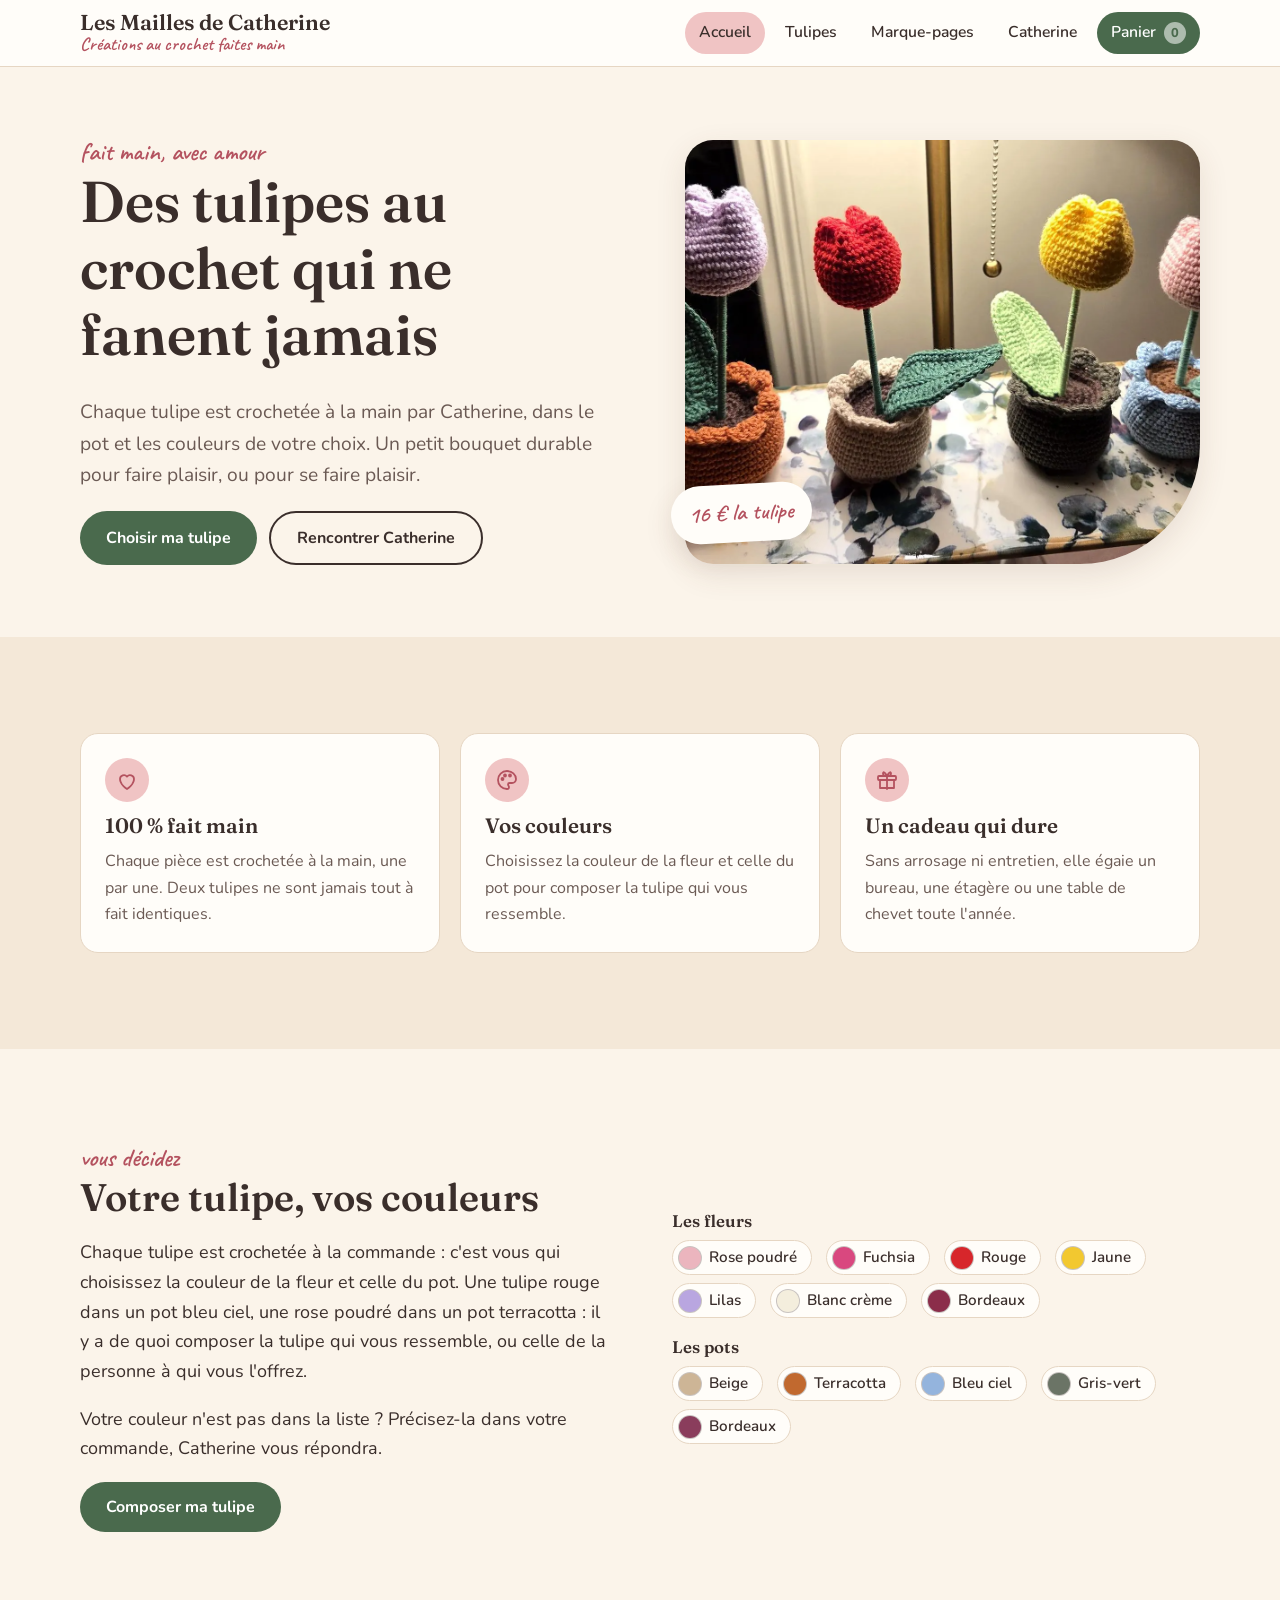
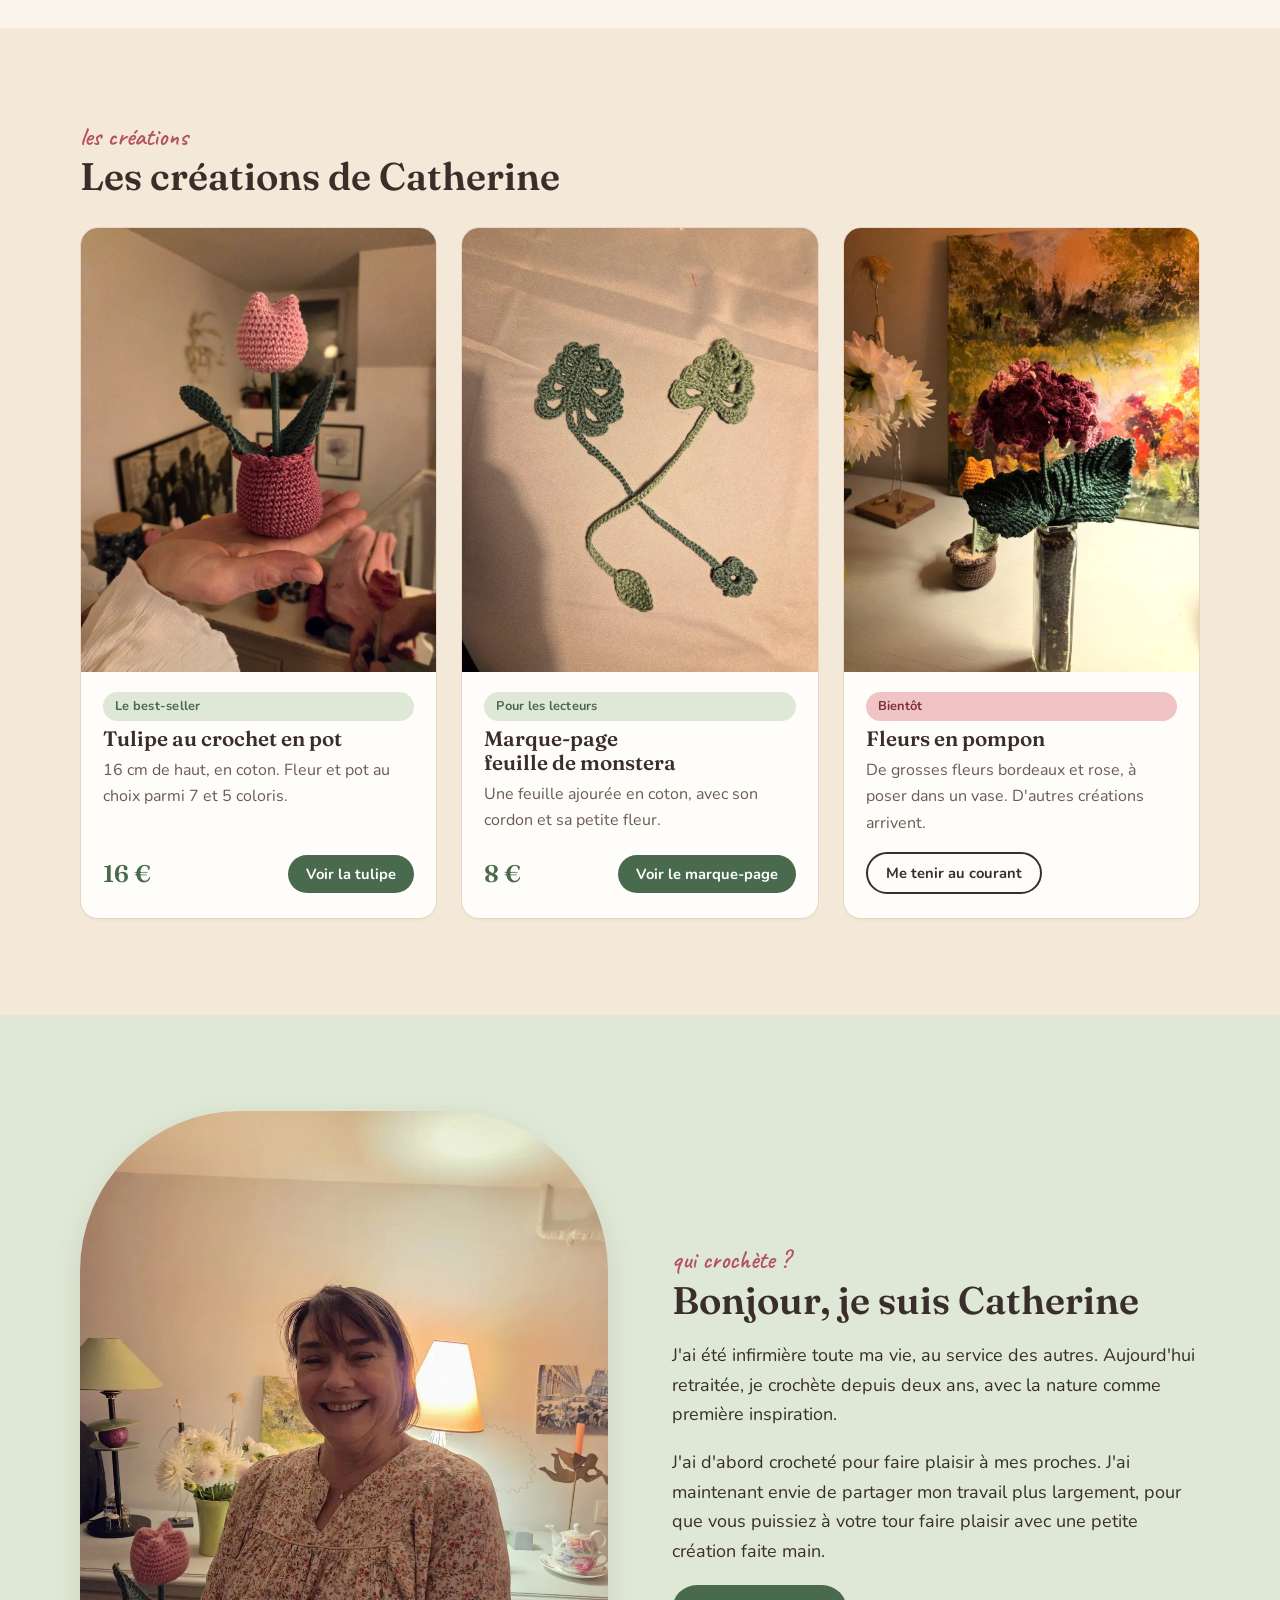
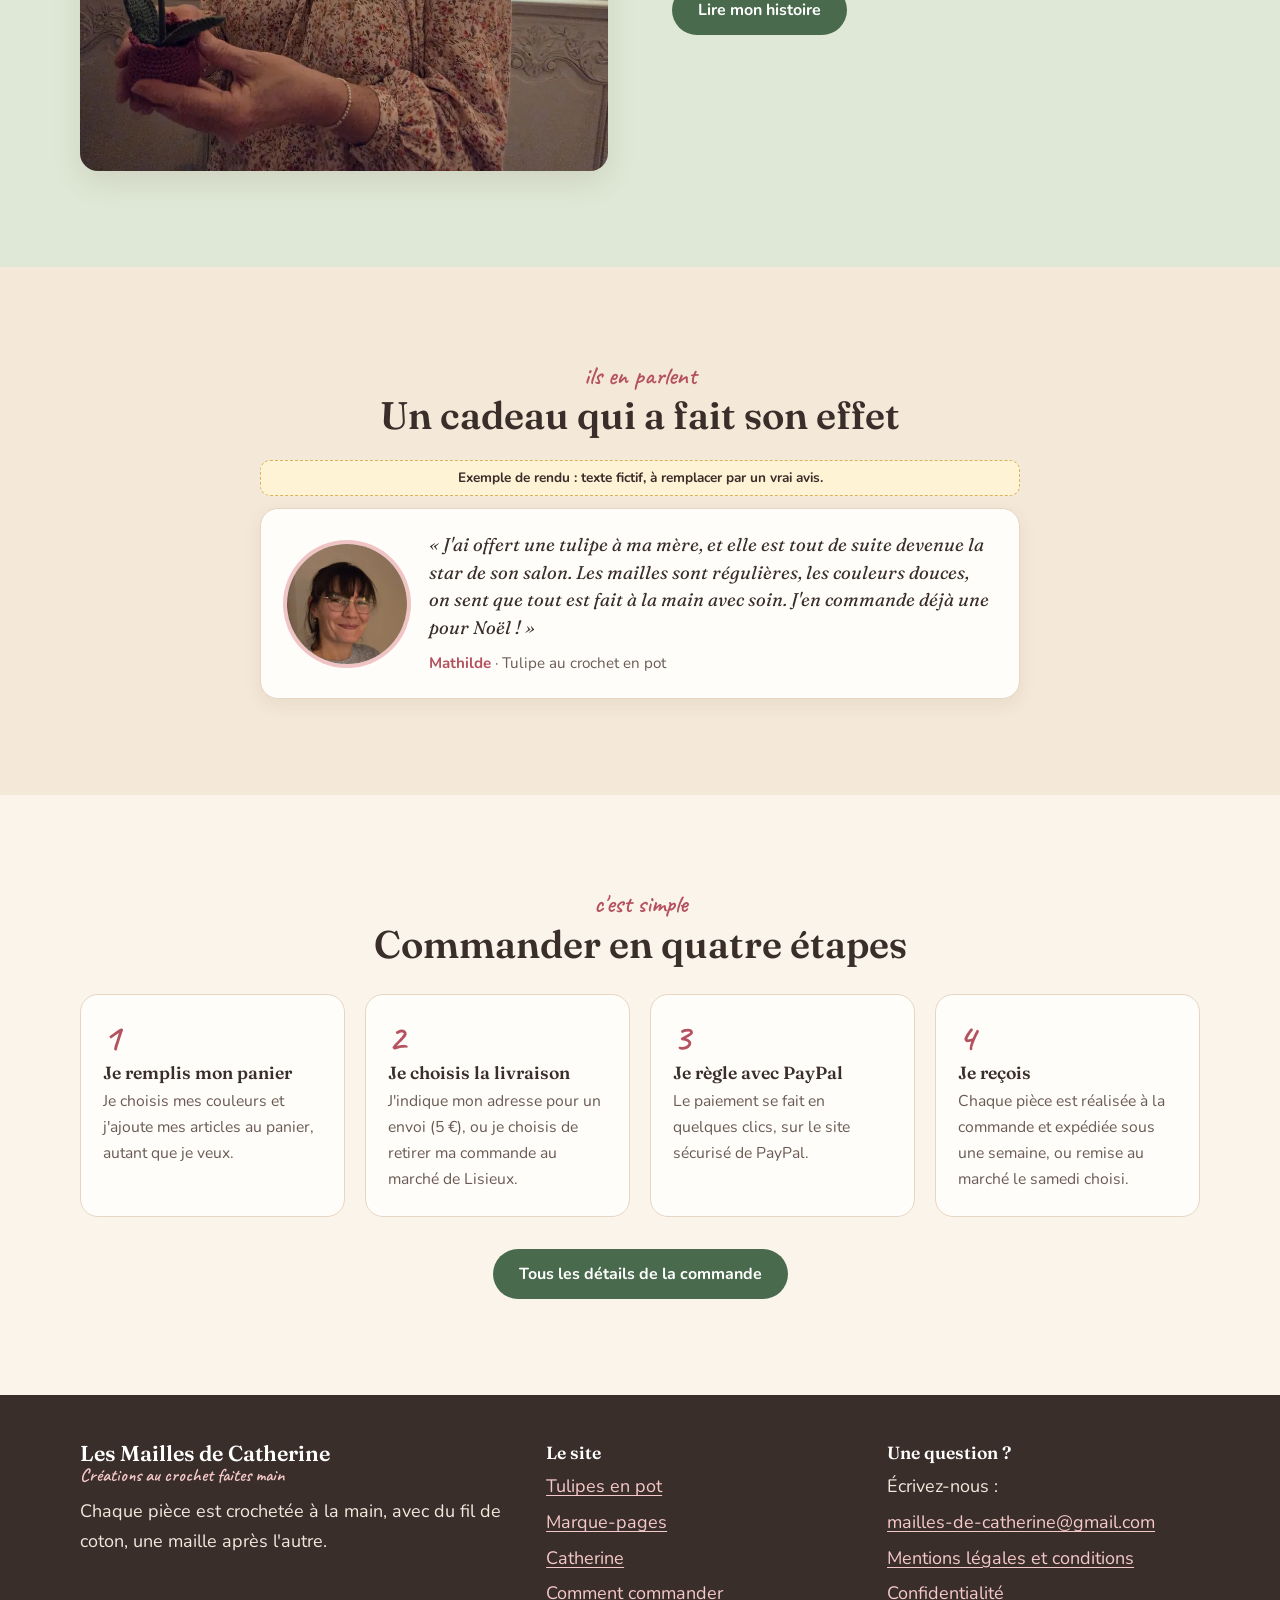
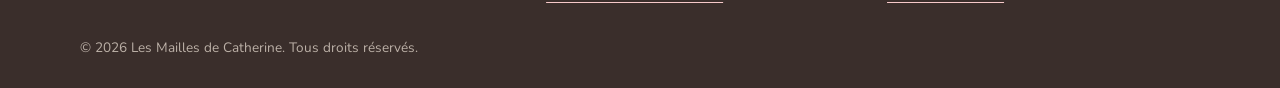
<file: index.html>
<!DOCTYPE html>
<html lang="fr">
<head>
<meta charset="utf-8">
<meta name="viewport" content="width=device-width, initial-scale=1">
<title>Les Mailles de Catherine : tulipes et marque-pages au crochet faits main</title>
<meta name="description" content="Tulipes en pot et marque-pages au crochet, faits main par Catherine. Choisissez vos couleurs, payez avec PayPal et recevez chez vous ou retirez au marché de Lisieux.">
<meta property="og:title" content="Les Mailles de Catherine : tulipes et marque-pages au crochet faits main">
<meta property="og:description" content="Tulipes en pot et marque-pages au crochet, faits main par Catherine. Choisissez vos couleurs, payez avec PayPal et recevez chez vous ou retirez au marché de Lisieux.">
<meta property="og:type" content="website">
<meta property="og:locale" content="fr_FR">
<meta property="og:image" content="https://www.lesmaillesdecatherine.fr/img/og/hero-tulipes.jpg">
<meta property="og:url" content="https://www.lesmaillesdecatherine.fr/">
<meta property="og:site_name" content="Les Mailles de Catherine">
<meta name="twitter:card" content="summary_large_image">

<meta name="robots" content="noindex, nofollow, noarchive">
<link rel="icon" href="favicon.svg" type="image/svg+xml">
<link rel="apple-touch-icon" href="apple-touch-icon.png">
<link rel="preload" href="fonts/nunito-latin-wght-normal.woff2" as="font" type="font/woff2" crossorigin>
<link rel="preload" href="fonts/fraunces-latin-opsz-normal.woff2" as="font" type="font/woff2" crossorigin>
<link rel="stylesheet" href="css/style.css">

</head>
<body>
<header class="entete"><div class="wrap">
<a class="logo" href="index.html" aria-label="Les Mailles de Catherine, accueil"><strong>Les Mailles de Catherine</strong><span>Créations au crochet faites main</span></a>
<div class="entete-actions"><a class="panier-mobile" href="panier.html" aria-label="Panier"><svg viewBox="0 0 24 24" aria-hidden="true"><path d="M5 8h14l-1.2 11.2a1.5 1.5 0 0 1-1.5 1.3H7.7a1.5 1.5 0 0 1-1.5-1.3L5 8z"/><path d="M9 8V6.5a3 3 0 0 1 6 0V8"/></svg><span class="compteur vide" aria-label="0 article dans le panier">0</span></a>
<button class="menu-bouton" id="menu-bouton" aria-expanded="false" aria-controls="nav">Menu</button></div>
<nav class="nav" id="nav" aria-label="Navigation principale"><a href="index.html" aria-current="page">Accueil</a><a href="tulipe.html">Tulipes</a><a href="marque-page.html">Marque-pages</a><a href="catherine.html">Catherine</a><a class="bouton-nav" href="panier.html">Panier <span class="compteur vide" aria-label="0 article dans le panier">0</span></a></nav>
</div></header>
<main>

<section class="hero"><div class="wrap">
<div>
<span class="main">fait main, avec amour</span>
<h1>Des tulipes au crochet qui ne fanent jamais</h1>
<p class="lead">Chaque tulipe est crochetée à la main par Catherine, dans le pot et les couleurs de votre choix. Un petit bouquet durable pour faire plaisir, ou pour se faire plaisir.</p>
<div class="rangee"><a class="bouton" href="tulipe.html">Choisir ma tulipe</a><a class="bouton clair" href="catherine.html">Rencontrer Catherine</a></div>
</div>
<figure><img src="img/hero-tulipes.webp" alt="Quatre tulipes au crochet en pot : lilas, rouge, jaune et rose, avec feuilles vertes et pots festonnés" width="1800" height="945"><span class="pastille"><span data-montant="16">16 €</span> la tulipe</span></figure>
</div></section>

<section class="section alt"><div class="wrap">
<div class="points">
<div class="point"><div class="pico"><svg viewBox="0 0 24 24"><path d="M12 21s-7-4.5-7-10a4 4 0 0 1 7-2.4A4 4 0 0 1 19 11c0 5.5-7 10-7 10z"/></svg></div><h3>100 % fait main</h3><p>Chaque pièce est crochetée à la main, une par une. Deux tulipes ne sont jamais tout à fait identiques.</p></div>
<div class="point"><div class="pico"><svg viewBox="0 0 24 24"><path d="M12 3a9 9 0 1 0 0 18c1.2 0 2-.8 2-1.8 0-1.2-1-1.6-1-2.7 0-.9.7-1.5 1.6-1.5H17a4 4 0 0 0 4-4C21 6.7 17 3 12 3z"/><circle cx="7.5" cy="11" r="1"/><circle cx="10" cy="7.5" r="1"/><circle cx="15" cy="7.5" r="1"/></svg></div><h3>Vos couleurs</h3><p>Choisissez la couleur de la fleur et celle du pot pour composer la tulipe qui vous ressemble.</p></div>
<div class="point"><div class="pico"><svg viewBox="0 0 24 24"><rect x="3" y="8" width="18" height="4" rx="1"/><path d="M12 8v13M5 12v8h14v-8M12 8c-2 0-4-1-4-2.5S9.5 3 12 8zM12 8c2 0 4-1 4-2.5S14.5 3 12 8z"/></svg></div><h3>Un cadeau qui dure</h3><p>Sans arrosage ni entretien, elle égaie un bureau, une étagère ou une table de chevet toute l'année.</p></div>
</div></div></section>

<section class="section"><div class="wrap duo">
<div><span class="main">vous décidez</span>
<h2>Votre tulipe, vos couleurs</h2>
<p>Chaque tulipe est crochetée à la commande : c'est vous qui choisissez la couleur de la fleur et celle du pot. Une tulipe rouge dans un pot bleu ciel, une rose poudré dans un pot terracotta : il y a de quoi composer la tulipe qui vous ressemble, ou celle de la personne à qui vous l'offrez.</p>
<p>Votre couleur n'est pas dans la liste ? Précisez-la dans votre commande, Catherine vous répondra.</p>
<a class="bouton" href="tulipe.html">Composer ma tulipe</a></div>
<div class="perso-vue"><h3>Les fleurs</h3><ul class="vue-couleurs"><li><span class="rond" style="background:#EBB5BE"></span>Rose poudré</li><li><span class="rond" style="background:#D9487F"></span>Fuchsia</li><li><span class="rond" style="background:#D7262B"></span>Rouge</li><li><span class="rond" style="background:#F2C830"></span>Jaune</li><li><span class="rond" style="background:#B9A6E0"></span>Lilas</li><li><span class="rond" style="background:#F4EEDD"></span>Blanc crème</li><li><span class="rond" style="background:#8B2D4A"></span>Bordeaux</li></ul>
<h3>Les pots</h3><ul class="vue-couleurs"><li><span class="rond" style="background:#CDB596"></span>Beige</li><li><span class="rond" style="background:#C1692F"></span>Terracotta</li><li><span class="rond" style="background:#94B4DD"></span>Bleu ciel</li><li><span class="rond" style="background:#6B7466"></span>Gris-vert</li><li><span class="rond" style="background:#8A3D5C"></span>Bordeaux</li></ul></div>
</div></section>

<section class="section alt"><div class="wrap">
<span class="main">les créations</span>
<h2>Les créations de Catherine</h2>
<div class="cartes">
<article class="carte"><a class="lien-image" href="tulipe.html"><img src="img/tulipe-en-main.webp" alt="Tulipe au crochet rose dans un pot bordeaux, tenue dans la main" loading="lazy"></a>
<div class="corps"><span class="etiquette">Le best-seller</span><h3>Tulipe au crochet en pot</h3><p>16 cm de haut, en coton. Fleur et pot au choix parmi 7 et 5 coloris.</p>
<div class="bas"><span class="prix" data-montant="16">16 €</span><a class="bouton petit" href="tulipe.html">Voir la tulipe</a></div></div></article>
<article class="carte"><a class="lien-image" href="marque-page.html"><img src="img/marque-pages.webp" alt="Deux marque-pages au crochet en forme de feuille de monstera, avec une petite feuille et une fleur au bout du cordon" loading="lazy"></a>
<div class="corps"><span class="etiquette">Pour les lecteurs</span><h3>Marque-page feuille de monstera</h3><p>Une feuille ajourée en coton, avec son cordon et sa petite fleur.</p>
<div class="bas"><span class="prix" data-montant="8">8 €</span><a class="bouton petit" href="marque-page.html">Voir le marque-page</a></div></div></article>
<article class="carte"><img src="img/pompon.webp" alt="Grosse fleur au crochet bordeaux et rose, avec deux larges feuilles vertes, dans un vase en verre" loading="lazy">
<div class="corps"><span class="etiquette rose">Bientôt</span><h3>Fleurs en pompon</h3><p>De grosses fleurs bordeaux et rose, à poser dans un vase. D'autres créations arrivent.</p>
<div class="bas"><a class="bouton petit clair" href="commander.html">Me tenir au courant</a></div></div></article>
</div></div></section>

<section class="section vert"><div class="wrap duo portrait">
<img src="img/catherine.webp" alt="Catherine sourit en tenant une tulipe au crochet rose dans un pot bordeaux" loading="lazy" width="1050" height="1400">
<div>
<span class="main">qui crochète ?</span>
<h2>Bonjour, je suis Catherine</h2>
<p>J'ai été infirmière toute ma vie, au service des autres. Aujourd'hui retraitée, je crochète depuis deux ans, avec la nature comme première inspiration.</p>
<p>J'ai d'abord crocheté pour faire plaisir à mes proches. J'ai maintenant envie de partager mon travail plus largement, pour que vous puissiez à votre tour faire plaisir avec une petite création faite main.</p>
<a class="bouton" href="catherine.html">Lire mon histoire</a>
</div></div></section>

<section class="section avis-section"><div class="wrap"><div class="center"><span class="main">ils en parlent</span><h2>Un cadeau qui a fait son effet</h2></div><div class="avis-zone"><p class="avis-exemple">Exemple de rendu : texte fictif, à remplacer par un vrai avis.</p><div class="avis"><img class="avis-photo" src="img/avis-mathilde.webp" alt="Portrait de Mathilde" loading="lazy" width="320" height="320"><figure><blockquote><p>« J'ai offert une tulipe à ma mère, et elle est tout de suite devenue la star de son salon. Les mailles sont régulières, les couleurs douces, on sent que tout est fait à la main avec soin. J'en commande déjà une pour Noël ! »</p></blockquote><figcaption><strong>Mathilde</strong> · Tulipe au crochet en pot</figcaption></figure></div></div></div></section>

<section class="section"><div class="wrap">
<div class="center"><span class="main">c'est simple</span><h2>Commander en quatre étapes</h2></div>
<div class="etapes">
<div class="etape"><h3>Je remplis mon panier</h3><p>Je choisis mes couleurs et j'ajoute mes articles au panier, autant que je veux.</p></div>
<div class="etape"><h3>Je choisis la livraison</h3><p>J'indique mon adresse pour un envoi (5 €), ou je choisis de retirer ma commande au marché de Lisieux.</p></div>
<div class="etape"><h3>Je règle avec PayPal</h3><p>Le paiement se fait en quelques clics, sur le site sécurisé de PayPal.</p></div>
<div class="etape"><h3>Je reçois</h3><p>Chaque pièce est réalisée à la commande et expédiée sous une semaine, ou remise au marché le samedi choisi.</p></div>
</div>
<div class="center" style="margin-top:32px"><a class="bouton" href="commander.html">Tous les détails de la commande</a></div>
</div></section>

</main>
<footer class="pied"><div class="wrap"><div class="grille">
<div><a class="logo" href="index.html"><strong>Les Mailles de Catherine</strong><span>Créations au crochet faites main</span></a>
<p style="margin-top:12px">Chaque pièce est crochetée à la main, avec du fil de coton, une maille après l'autre.</p></div>
<div><h3>Le site</h3><ul><li><a href="tulipe.html">Tulipes en pot</a></li><li><a href="marque-page.html">Marque-pages</a></li><li><a href="catherine.html">Catherine</a></li><li><a href="commander.html">Comment commander</a></li></ul></div>
<div><h3>Une question ?</h3><ul><li>Écrivez-nous :</li><li><a href="mailto:mailles-de-catherine@gmail.com">mailles-de-catherine@gmail.com</a></li><li><a href="mentions.html">Mentions légales et conditions</a></li><li><a href="confidentialite.html">Confidentialité</a></li></ul></div>
</div><small>© 2026 Les Mailles de Catherine. Tous droits réservés.</small></div></footer>
<script src="js/config.js"></script>
<script src="js/main.js"></script>

</body>
</html>
</file>
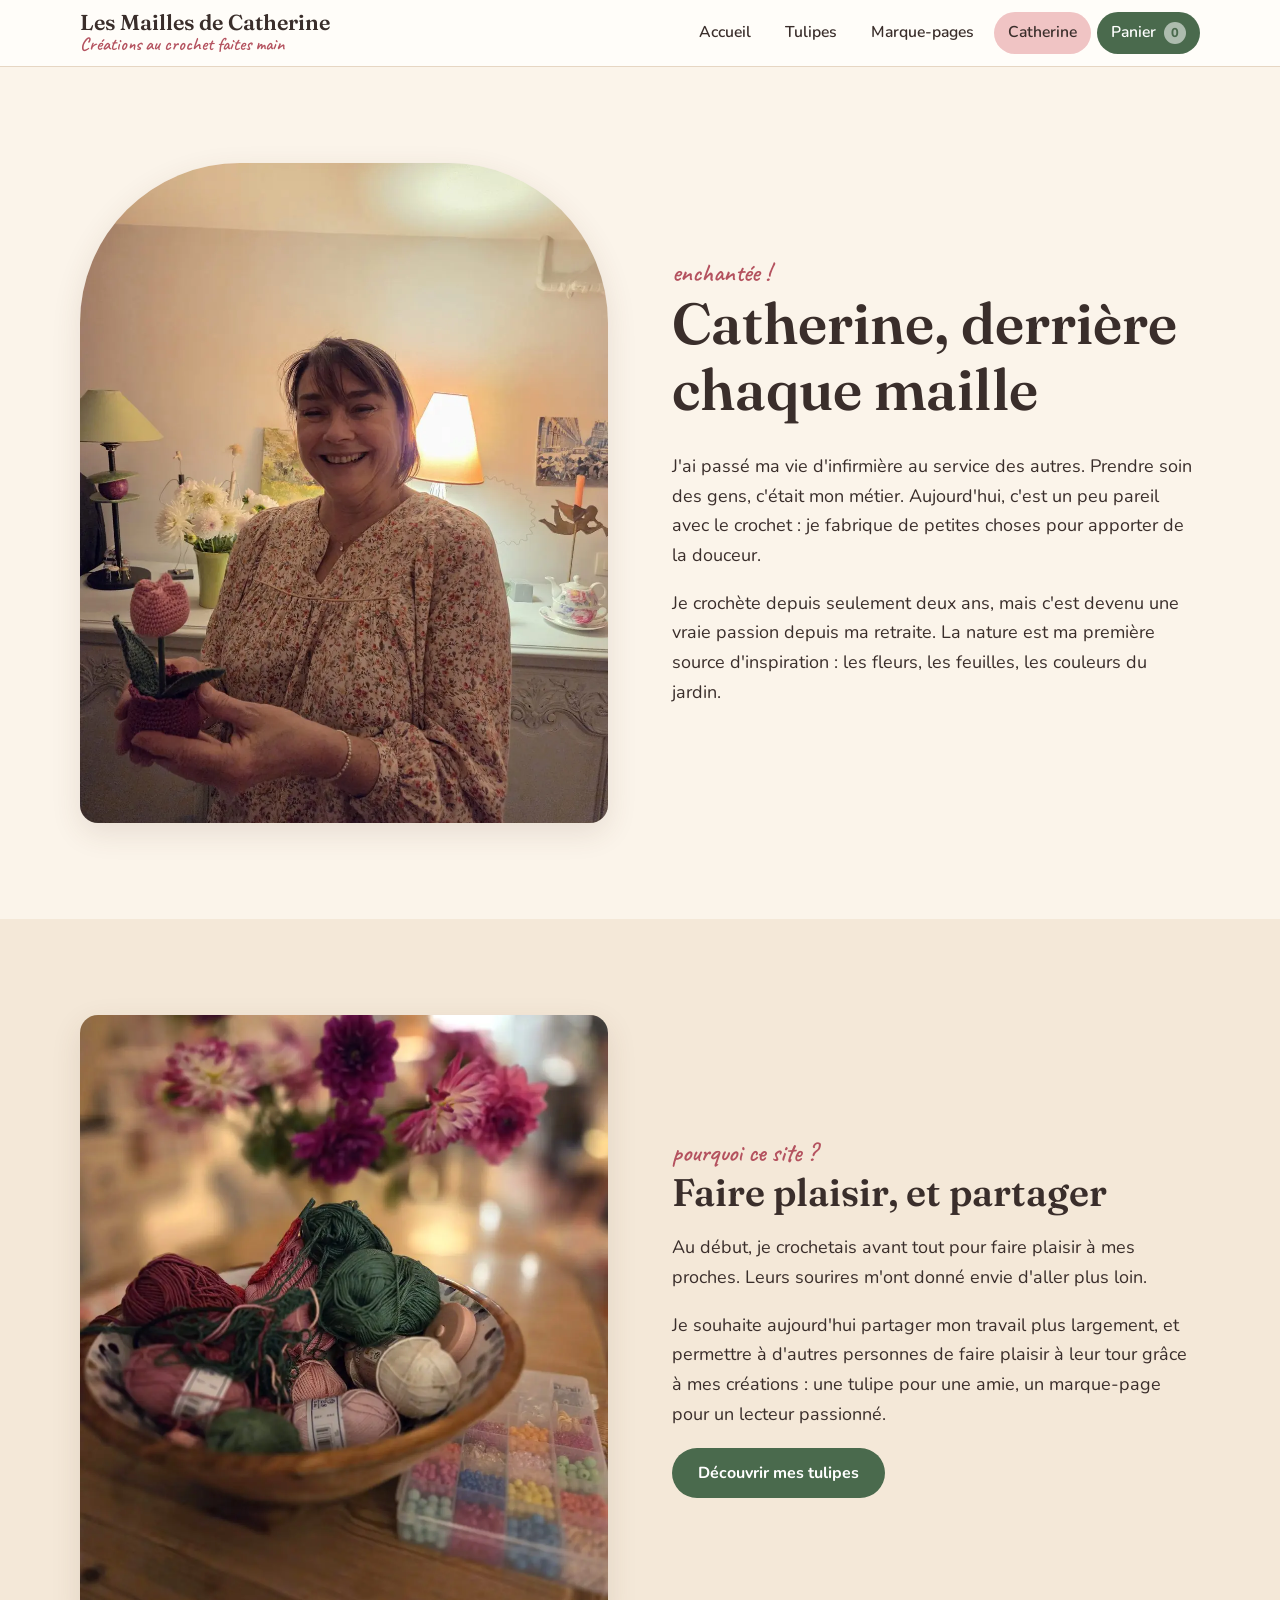
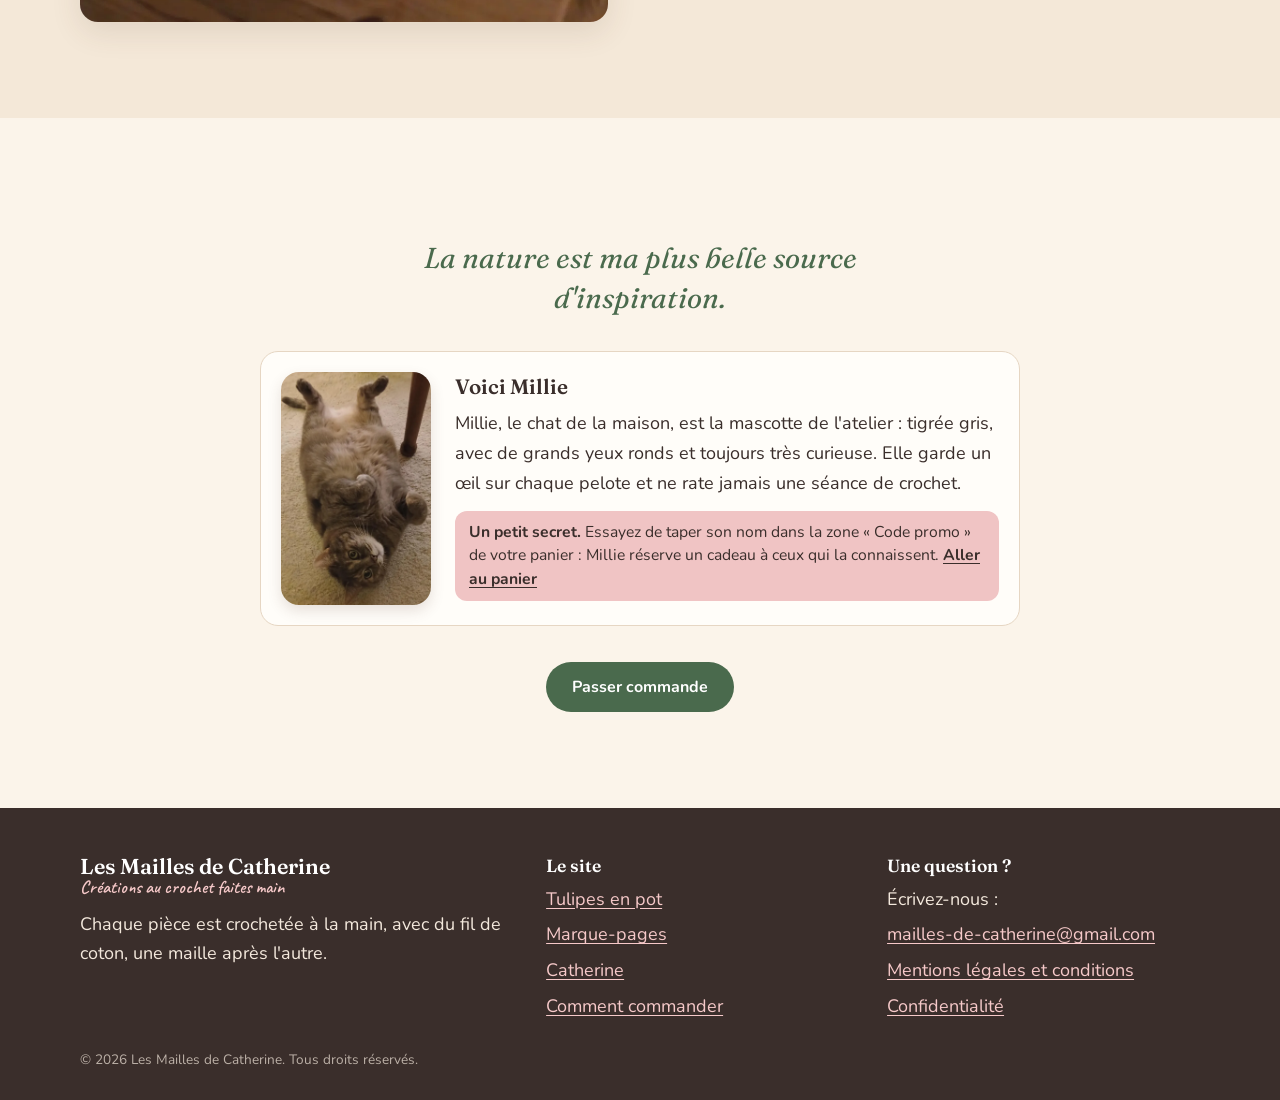
<file: catherine.html>
<!DOCTYPE html>
<html lang="fr">
<head>
<meta charset="utf-8">
<meta name="viewport" content="width=device-width, initial-scale=1">
<title>Catherine, crocheteuse passionnée | Les Mailles de Catherine</title>
<meta name="description" content="Ancienne infirmière, Catherine crochète depuis deux ans avec la nature pour inspiration. Découvrez son histoire et ses créations.">
<meta property="og:title" content="Catherine, crocheteuse passionnée | Les Mailles de Catherine">
<meta property="og:description" content="Ancienne infirmière, Catherine crochète depuis deux ans avec la nature pour inspiration. Découvrez son histoire et ses créations.">
<meta property="og:type" content="website">
<meta property="og:locale" content="fr_FR">
<meta property="og:image" content="https://www.lesmaillesdecatherine.fr/img/og/catherine.jpg">
<meta property="og:url" content="https://www.lesmaillesdecatherine.fr/catherine.html">
<meta property="og:site_name" content="Les Mailles de Catherine">
<meta name="twitter:card" content="summary_large_image">

<meta name="robots" content="noindex, nofollow, noarchive">
<link rel="icon" href="favicon.svg" type="image/svg+xml">
<link rel="apple-touch-icon" href="apple-touch-icon.png">
<link rel="preload" href="fonts/nunito-latin-wght-normal.woff2" as="font" type="font/woff2" crossorigin>
<link rel="preload" href="fonts/fraunces-latin-opsz-normal.woff2" as="font" type="font/woff2" crossorigin>
<link rel="stylesheet" href="css/style.css">

</head>
<body>
<header class="entete"><div class="wrap">
<a class="logo" href="index.html" aria-label="Les Mailles de Catherine, accueil"><strong>Les Mailles de Catherine</strong><span>Créations au crochet faites main</span></a>
<div class="entete-actions"><a class="panier-mobile" href="panier.html" aria-label="Panier"><svg viewBox="0 0 24 24" aria-hidden="true"><path d="M5 8h14l-1.2 11.2a1.5 1.5 0 0 1-1.5 1.3H7.7a1.5 1.5 0 0 1-1.5-1.3L5 8z"/><path d="M9 8V6.5a3 3 0 0 1 6 0V8"/></svg><span class="compteur vide" aria-label="0 article dans le panier">0</span></a>
<button class="menu-bouton" id="menu-bouton" aria-expanded="false" aria-controls="nav">Menu</button></div>
<nav class="nav" id="nav" aria-label="Navigation principale"><a href="index.html">Accueil</a><a href="tulipe.html">Tulipes</a><a href="marque-page.html">Marque-pages</a><a href="catherine.html" aria-current="page">Catherine</a><a class="bouton-nav" href="panier.html">Panier <span class="compteur vide" aria-label="0 article dans le panier">0</span></a></nav>
</div></header>
<main>

<section class="section"><div class="wrap duo portrait">
<img src="img/catherine.webp" alt="Catherine sourit en tenant une tulipe au crochet rose dans un pot bordeaux" width="1050" height="1400">
<div><span class="main">enchantée !</span><h1>Catherine, derrière chaque maille</h1>
<p>J'ai passé ma vie d'infirmière au service des autres. Prendre soin des gens, c'était mon métier. Aujourd'hui, c'est un peu pareil avec le crochet : je fabrique de petites choses pour apporter de la douceur.</p>
<p>Je crochète depuis seulement deux ans, mais c'est devenu une vraie passion depuis ma retraite. La nature est ma première source d'inspiration : les fleurs, les feuilles, les couleurs du jardin.</p></div>
</div></section>

<section class="section alt"><div class="wrap duo inverse">
<div><span class="main">pourquoi ce site ?</span><h2>Faire plaisir, et partager</h2>
<p>Au début, je crochetais avant tout pour faire plaisir à mes proches. Leurs sourires m'ont donné envie d'aller plus loin.</p>
<p>Je souhaite aujourd'hui partager mon travail plus largement, et permettre à d'autres personnes de faire plaisir à leur tour grâce à mes créations : une tulipe pour une amie, un marque-page pour un lecteur passionné.</p>
<a class="bouton" href="tulipe.html">Découvrir mes tulipes</a></div>
<img src="img/atelier-pelotes.webp" alt="Une corbeille de pelotes de coton vertes, roses et écrues, devant un bouquet de dahlias" loading="lazy" width="1050" height="1400" style="aspect-ratio:4/4.6;object-fit:cover">
</div></section>

<section class="section"><div class="wrap center">
<p class="citation">La nature est ma plus belle source d'inspiration.</p>
<div class="chat" style="max-width:760px;margin-inline:auto;text-align:left">
<img src="img/chat.webp" alt="Millie, chat tigré gris aux grands yeux ronds, allongée sur le dos sur la moquette, les pattes en l'air" loading="lazy" width="640" height="993">
<div><h3>Voici Millie</h3>
<p>Millie, le chat de la maison, est la mascotte de l'atelier : tigrée gris, avec de grands yeux ronds et toujours très curieuse. Elle garde un œil sur chaque pelote et ne rate jamais une séance de crochet.</p>
<p class="astuce"><strong>Un petit secret.</strong> Essayez de taper son nom dans la zone « Code promo » de votre panier : Millie réserve un cadeau à ceux qui la connaissent. <a href="panier.html">Aller au panier</a></p></div></div>
<div style="margin-top:36px"><a class="bouton" href="commander.html">Passer commande</a></div>
</div></section>

</main>
<footer class="pied"><div class="wrap"><div class="grille">
<div><a class="logo" href="index.html"><strong>Les Mailles de Catherine</strong><span>Créations au crochet faites main</span></a>
<p style="margin-top:12px">Chaque pièce est crochetée à la main, avec du fil de coton, une maille après l'autre.</p></div>
<div><h3>Le site</h3><ul><li><a href="tulipe.html">Tulipes en pot</a></li><li><a href="marque-page.html">Marque-pages</a></li><li><a href="catherine.html">Catherine</a></li><li><a href="commander.html">Comment commander</a></li></ul></div>
<div><h3>Une question ?</h3><ul><li>Écrivez-nous :</li><li><a href="mailto:mailles-de-catherine@gmail.com">mailles-de-catherine@gmail.com</a></li><li><a href="mentions.html">Mentions légales et conditions</a></li><li><a href="confidentialite.html">Confidentialité</a></li></ul></div>
</div><small>© 2026 Les Mailles de Catherine. Tous droits réservés.</small></div></footer>
<script src="js/config.js"></script>
<script src="js/main.js"></script>

</body>
</html>
</file>
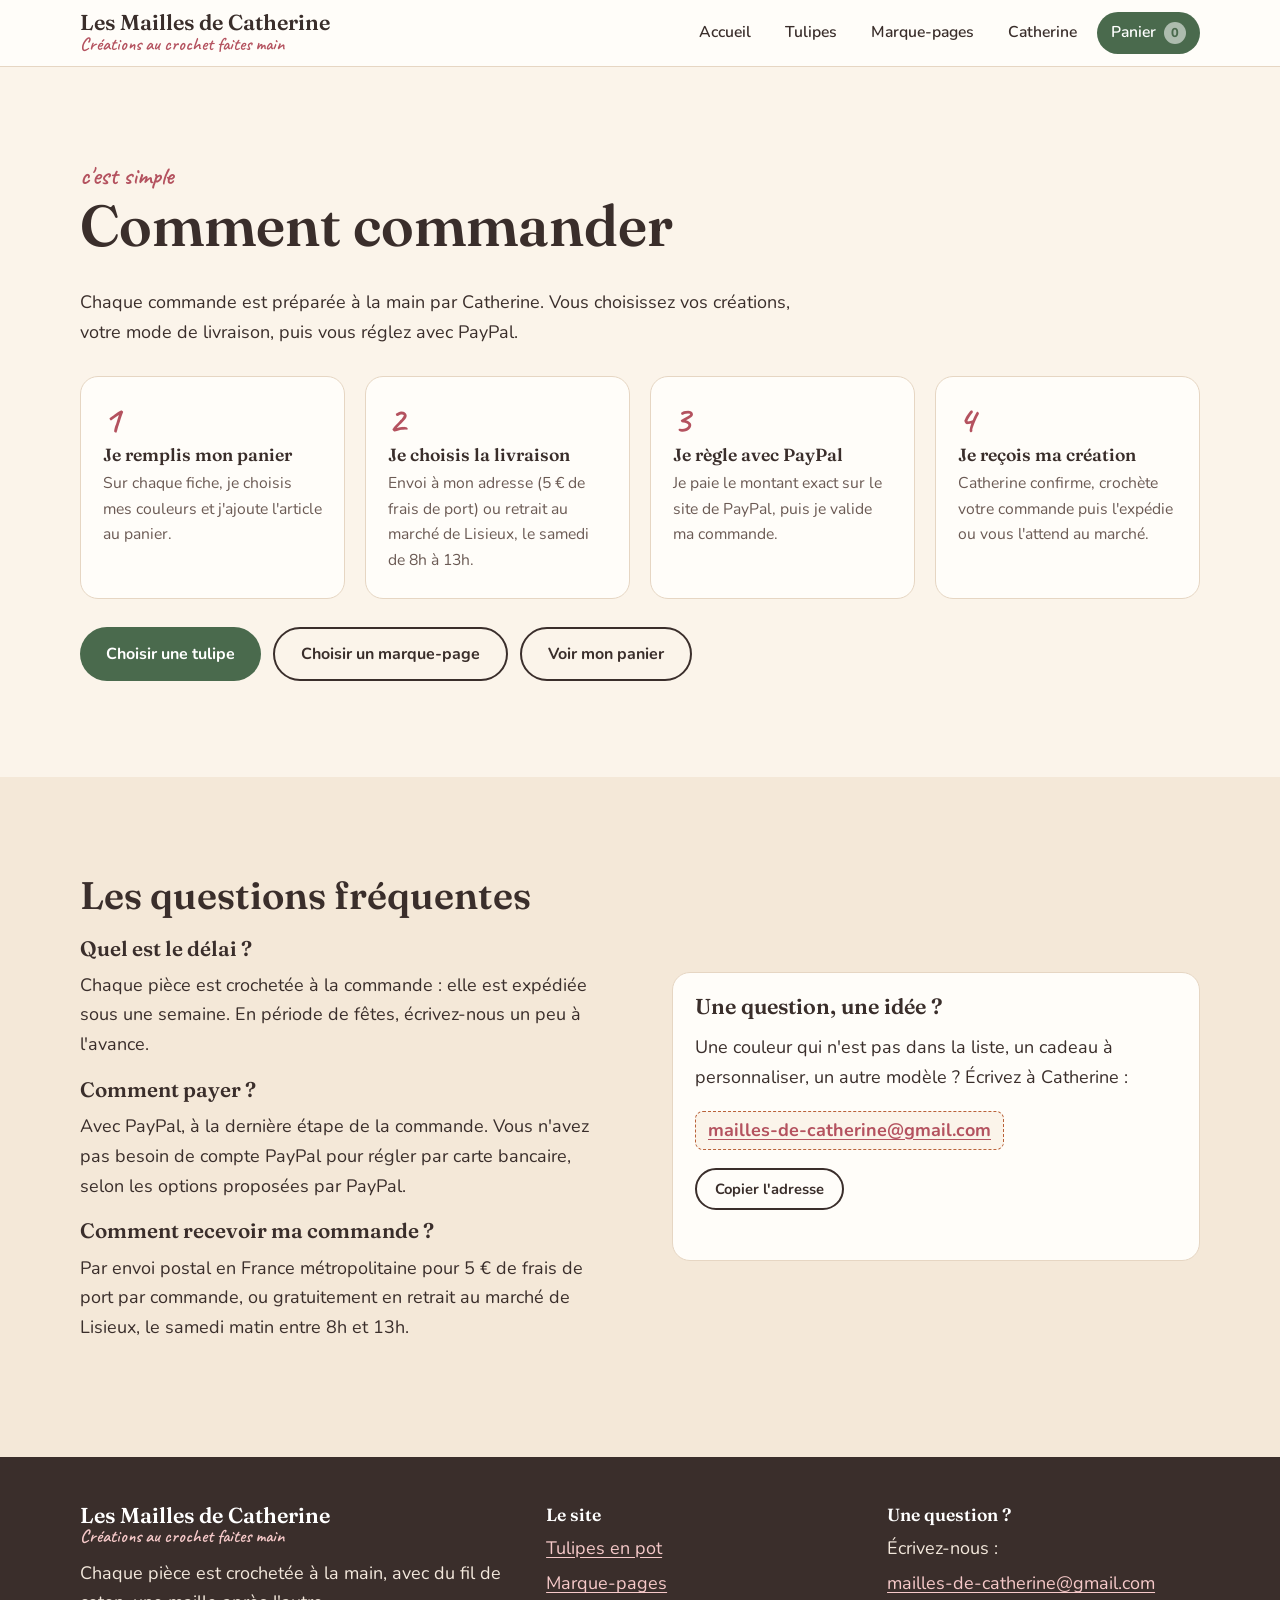
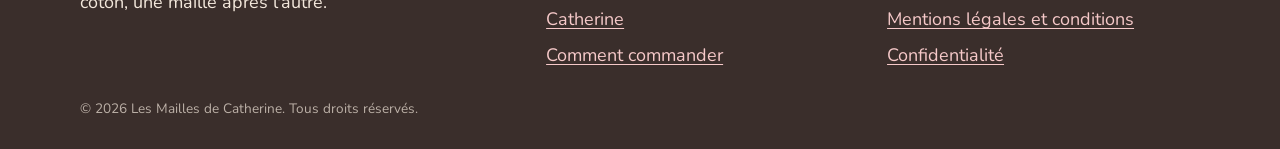
<file: commander.html>
<!DOCTYPE html>
<html lang="fr">
<head>
<meta charset="utf-8">
<meta name="viewport" content="width=device-width, initial-scale=1">
<title>Comment commander | Les Mailles de Catherine</title>
<meta name="description" content="Commandez en ligne : choisissez vos couleurs, la livraison (5 €) ou le retrait au marché de Lisieux, puis payez avec PayPal.">
<meta property="og:title" content="Comment commander | Les Mailles de Catherine">
<meta property="og:description" content="Commandez en ligne : choisissez vos couleurs, la livraison (5 €) ou le retrait au marché de Lisieux, puis payez avec PayPal.">
<meta property="og:type" content="website">
<meta property="og:locale" content="fr_FR">
<meta property="og:image" content="https://www.lesmaillesdecatherine.fr/img/og/hero-tulipes.jpg">
<meta property="og:url" content="https://www.lesmaillesdecatherine.fr/commander.html">
<meta property="og:site_name" content="Les Mailles de Catherine">
<meta name="twitter:card" content="summary_large_image">

<meta name="robots" content="noindex, nofollow, noarchive">
<link rel="icon" href="favicon.svg" type="image/svg+xml">
<link rel="apple-touch-icon" href="apple-touch-icon.png">
<link rel="preload" href="fonts/nunito-latin-wght-normal.woff2" as="font" type="font/woff2" crossorigin>
<link rel="preload" href="fonts/fraunces-latin-opsz-normal.woff2" as="font" type="font/woff2" crossorigin>
<link rel="stylesheet" href="css/style.css">

</head>
<body>
<header class="entete"><div class="wrap">
<a class="logo" href="index.html" aria-label="Les Mailles de Catherine, accueil"><strong>Les Mailles de Catherine</strong><span>Créations au crochet faites main</span></a>
<div class="entete-actions"><a class="panier-mobile" href="panier.html" aria-label="Panier"><svg viewBox="0 0 24 24" aria-hidden="true"><path d="M5 8h14l-1.2 11.2a1.5 1.5 0 0 1-1.5 1.3H7.7a1.5 1.5 0 0 1-1.5-1.3L5 8z"/><path d="M9 8V6.5a3 3 0 0 1 6 0V8"/></svg><span class="compteur vide" aria-label="0 article dans le panier">0</span></a>
<button class="menu-bouton" id="menu-bouton" aria-expanded="false" aria-controls="nav">Menu</button></div>
<nav class="nav" id="nav" aria-label="Navigation principale"><a href="index.html">Accueil</a><a href="tulipe.html">Tulipes</a><a href="marque-page.html">Marque-pages</a><a href="catherine.html">Catherine</a><a class="bouton-nav" href="panier.html">Panier <span class="compteur vide" aria-label="0 article dans le panier">0</span></a></nav>
</div></header>
<main>

<section class="section"><div class="wrap">
<div style="max-width:760px"><span class="main">c'est simple</span><h1>Comment commander</h1>
<p>Chaque commande est préparée à la main par Catherine. Vous choisissez vos créations, votre mode de livraison, puis vous réglez avec PayPal.</p></div>
<div class="etapes">
<div class="etape"><h3>Je remplis mon panier</h3><p>Sur chaque fiche, je choisis mes couleurs et j'ajoute l'article au panier.</p></div>
<div class="etape"><h3>Je choisis la livraison</h3><p>Envoi à mon adresse (5 € de frais de port) ou retrait au marché de Lisieux, le samedi de 8h à 13h.</p></div>
<div class="etape"><h3>Je règle avec PayPal</h3><p>Je paie le montant exact sur le site de PayPal, puis je valide ma commande.</p></div>
<div class="etape"><h3>Je reçois ma création</h3><p>Catherine confirme, crochète votre commande puis l'expédie ou vous l'attend au marché.</p></div>
</div>
<div class="rangee" style="margin-top:28px"><a class="bouton" href="tulipe.html">Choisir une tulipe</a><a class="bouton clair" href="marque-page.html">Choisir un marque-page</a><a class="bouton clair" href="panier.html">Voir mon panier</a></div>
</div></section>
<section class="section alt"><div class="wrap duo">
<div><h2>Les questions fréquentes</h2>
<h3>Quel est le délai ?</h3><p>Chaque pièce est crochetée à la commande : elle est expédiée sous une semaine. En période de fêtes, écrivez-nous un peu à l'avance.</p>
<h3>Comment payer ?</h3><p>Avec PayPal, à la dernière étape de la commande. Vous n'avez pas besoin de compte PayPal pour régler par carte bancaire, selon les options proposées par PayPal.</p>
<h3>Comment recevoir ma commande ?</h3><p>Par envoi postal en France métropolitaine pour 5 € de frais de port par commande, ou gratuitement en retrait au marché de Lisieux, le samedi matin entre 8h et 13h.</p></div>
<div class="commande" style="margin:0"><h2>Une question, une idée ?</h2>
<p>Une couleur qui n'est pas dans la liste, un cadeau à personnaliser, un autre modèle ? Écrivez à Catherine :</p>
<p><a class="adresse" href="mailto:mailles-de-catherine@gmail.com">mailles-de-catherine@gmail.com</a></p>
<div class="rangee"><button type="button" class="bouton petit clair" id="copier-adresse">Copier l'adresse</button></div>
<p class="retour-copie" id="retour-copie" role="status" aria-live="polite"></p></div>
</div></section>

</main>
<footer class="pied"><div class="wrap"><div class="grille">
<div><a class="logo" href="index.html"><strong>Les Mailles de Catherine</strong><span>Créations au crochet faites main</span></a>
<p style="margin-top:12px">Chaque pièce est crochetée à la main, avec du fil de coton, une maille après l'autre.</p></div>
<div><h3>Le site</h3><ul><li><a href="tulipe.html">Tulipes en pot</a></li><li><a href="marque-page.html">Marque-pages</a></li><li><a href="catherine.html">Catherine</a></li><li><a href="commander.html">Comment commander</a></li></ul></div>
<div><h3>Une question ?</h3><ul><li>Écrivez-nous :</li><li><a href="mailto:mailles-de-catherine@gmail.com">mailles-de-catherine@gmail.com</a></li><li><a href="mentions.html">Mentions légales et conditions</a></li><li><a href="confidentialite.html">Confidentialité</a></li></ul></div>
</div><small>© 2026 Les Mailles de Catherine. Tous droits réservés.</small></div></footer>
<script src="js/config.js"></script>
<script src="js/main.js"></script>

</body>
</html>
</file>
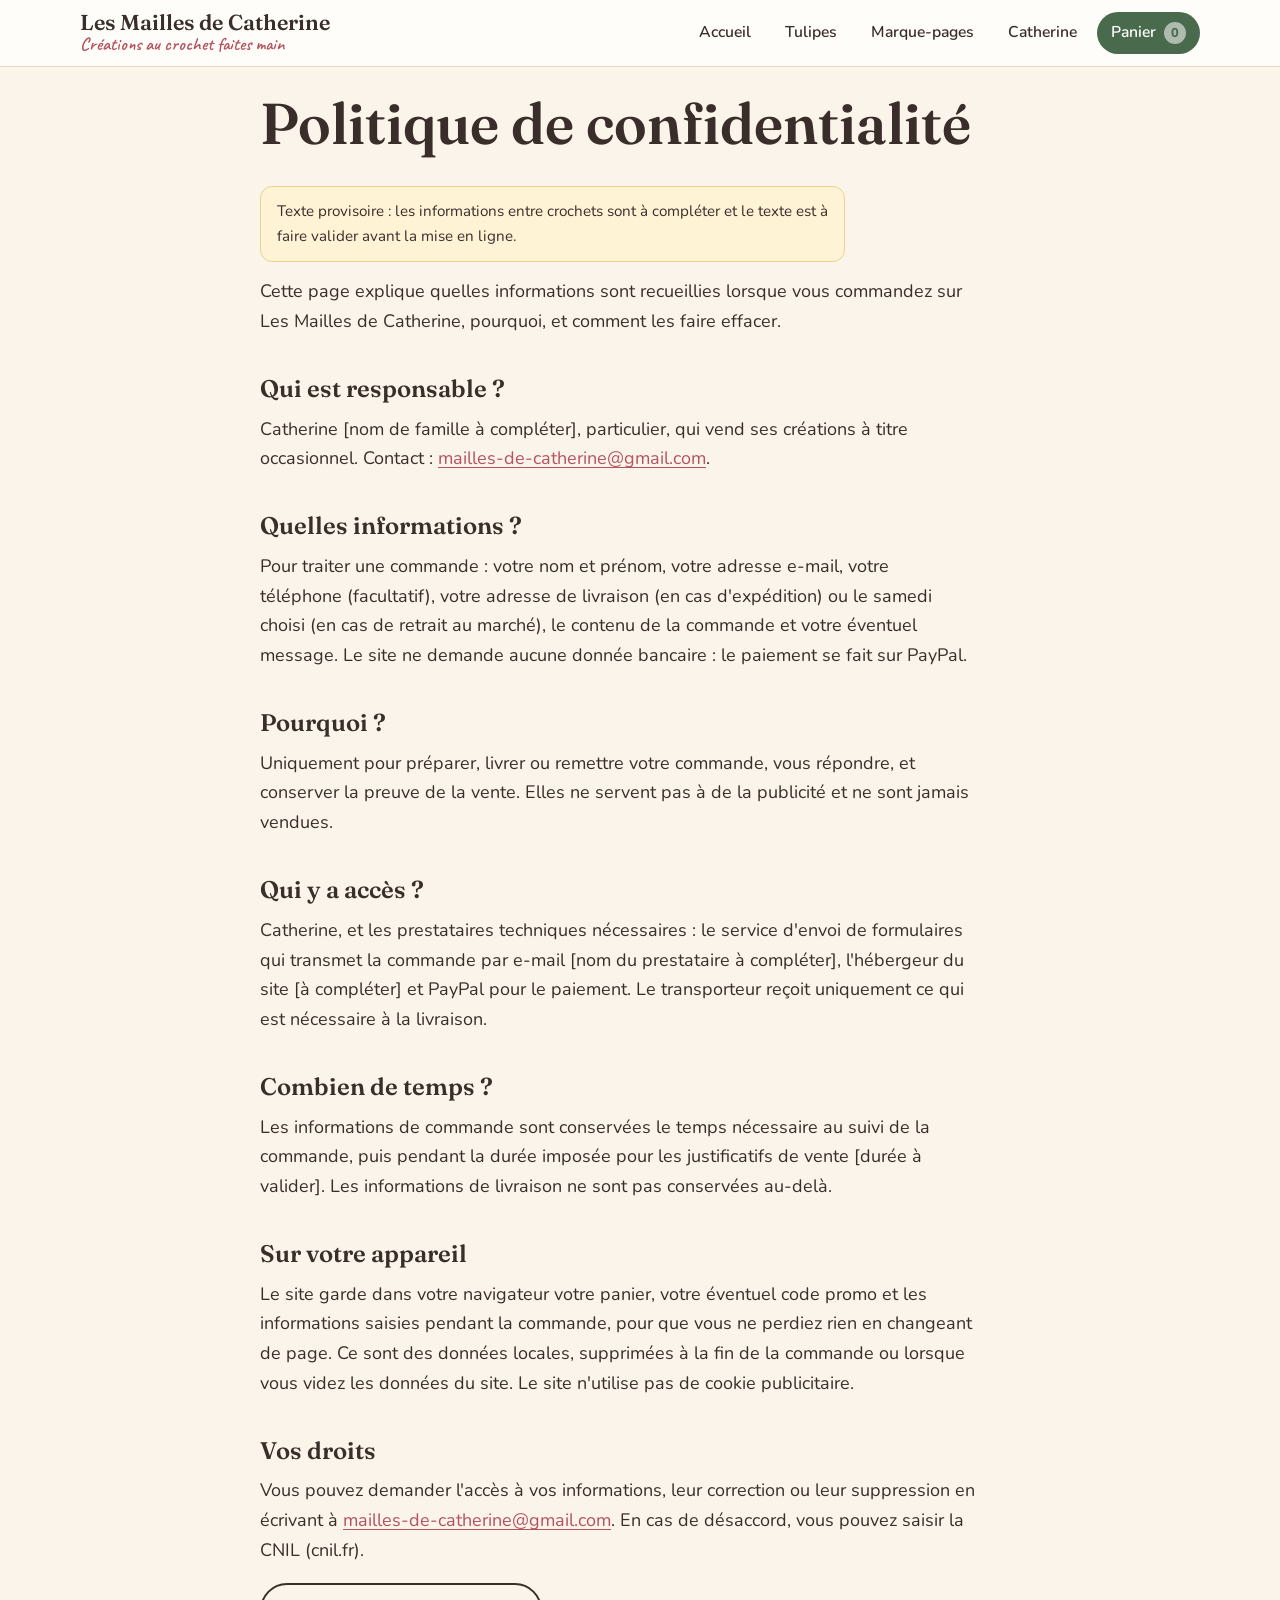
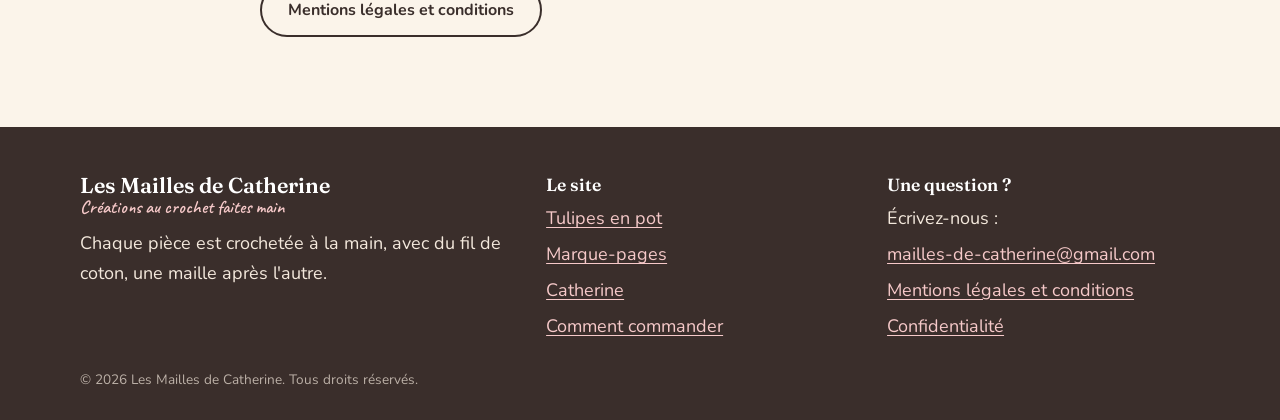
<file: confidentialite.html>
<!DOCTYPE html>
<html lang="fr">
<head>
<meta charset="utf-8">
<meta name="viewport" content="width=device-width, initial-scale=1">
<title>Politique de confidentialité | Les Mailles de Catherine</title>
<meta name="description" content="Quelles informations sont recueillies lors d'une commande, pourquoi, et comment les faire effacer.">
<meta property="og:title" content="Politique de confidentialité | Les Mailles de Catherine">
<meta property="og:description" content="Quelles informations sont recueillies lors d'une commande, pourquoi, et comment les faire effacer.">
<meta property="og:type" content="website">
<meta property="og:locale" content="fr_FR">
<meta property="og:image" content="https://www.lesmaillesdecatherine.fr/img/og/hero-tulipes.jpg">
<meta property="og:url" content="https://www.lesmaillesdecatherine.fr/confidentialite.html">
<meta property="og:site_name" content="Les Mailles de Catherine">
<meta name="twitter:card" content="summary_large_image">

<meta name="robots" content="noindex, nofollow, noarchive">
<link rel="icon" href="favicon.svg" type="image/svg+xml">
<link rel="apple-touch-icon" href="apple-touch-icon.png">
<link rel="preload" href="fonts/nunito-latin-wght-normal.woff2" as="font" type="font/woff2" crossorigin>
<link rel="preload" href="fonts/fraunces-latin-opsz-normal.woff2" as="font" type="font/woff2" crossorigin>
<link rel="stylesheet" href="css/style.css">

</head>
<body>
<header class="entete"><div class="wrap">
<a class="logo" href="index.html" aria-label="Les Mailles de Catherine, accueil"><strong>Les Mailles de Catherine</strong><span>Créations au crochet faites main</span></a>
<div class="entete-actions"><a class="panier-mobile" href="panier.html" aria-label="Panier"><svg viewBox="0 0 24 24" aria-hidden="true"><path d="M5 8h14l-1.2 11.2a1.5 1.5 0 0 1-1.5 1.3H7.7a1.5 1.5 0 0 1-1.5-1.3L5 8z"/><path d="M9 8V6.5a3 3 0 0 1 6 0V8"/></svg><span class="compteur vide" aria-label="0 article dans le panier">0</span></a>
<button class="menu-bouton" id="menu-bouton" aria-expanded="false" aria-controls="nav">Menu</button></div>
<nav class="nav" id="nav" aria-label="Navigation principale"><a href="index.html">Accueil</a><a href="tulipe.html">Tulipes</a><a href="marque-page.html">Marque-pages</a><a href="catherine.html">Catherine</a><a class="bouton-nav" href="panier.html">Panier <span class="compteur vide" aria-label="0 article dans le panier">0</span></a></nav>
</div></header>
<main>

<div class="wrap texte">
<h1>Politique de confidentialité</h1>
<p class="avertissement">Texte provisoire : les informations entre crochets sont à compléter et le texte est à faire valider avant la mise en ligne.</p>
<p>Cette page explique quelles informations sont recueillies lorsque vous commandez sur Les Mailles de Catherine, pourquoi, et comment les faire effacer.</p>
<h2>Qui est responsable ?</h2>
<p>Catherine [nom de famille à compléter], particulier, qui vend ses créations à titre occasionnel. Contact : <a href="mailto:mailles-de-catherine@gmail.com">mailles-de-catherine@gmail.com</a>.</p>
<h2>Quelles informations ?</h2>
<p>Pour traiter une commande : votre nom et prénom, votre adresse e-mail, votre téléphone (facultatif), votre adresse de livraison (en cas d'expédition) ou le samedi choisi (en cas de retrait au marché), le contenu de la commande et votre éventuel message. Le site ne demande aucune donnée bancaire : le paiement se fait sur PayPal.</p>
<h2>Pourquoi ?</h2>
<p>Uniquement pour préparer, livrer ou remettre votre commande, vous répondre, et conserver la preuve de la vente. Elles ne servent pas à de la publicité et ne sont jamais vendues.</p>
<h2>Qui y a accès ?</h2>
<p>Catherine, et les prestataires techniques nécessaires : le service d'envoi de formulaires qui transmet la commande par e-mail [nom du prestataire à compléter], l'hébergeur du site [à compléter] et PayPal pour le paiement. Le transporteur reçoit uniquement ce qui est nécessaire à la livraison.</p>
<h2>Combien de temps ?</h2>
<p>Les informations de commande sont conservées le temps nécessaire au suivi de la commande, puis pendant la durée imposée pour les justificatifs de vente [durée à valider]. Les informations de livraison ne sont pas conservées au-delà.</p>
<h2>Sur votre appareil</h2>
<p>Le site garde dans votre navigateur votre panier, votre éventuel code promo et les informations saisies pendant la commande, pour que vous ne perdiez rien en changeant de page. Ce sont des données locales, supprimées à la fin de la commande ou lorsque vous videz les données du site. Le site n'utilise pas de cookie publicitaire.</p>
<h2>Vos droits</h2>
<p>Vous pouvez demander l'accès à vos informations, leur correction ou leur suppression en écrivant à <a href="mailto:mailles-de-catherine@gmail.com">mailles-de-catherine@gmail.com</a>. En cas de désaccord, vous pouvez saisir la CNIL (cnil.fr).</p>
<p><a class="bouton clair" href="mentions.html">Mentions légales et conditions</a></p>
</div>

</main>
<footer class="pied"><div class="wrap"><div class="grille">
<div><a class="logo" href="index.html"><strong>Les Mailles de Catherine</strong><span>Créations au crochet faites main</span></a>
<p style="margin-top:12px">Chaque pièce est crochetée à la main, avec du fil de coton, une maille après l'autre.</p></div>
<div><h3>Le site</h3><ul><li><a href="tulipe.html">Tulipes en pot</a></li><li><a href="marque-page.html">Marque-pages</a></li><li><a href="catherine.html">Catherine</a></li><li><a href="commander.html">Comment commander</a></li></ul></div>
<div><h3>Une question ?</h3><ul><li>Écrivez-nous :</li><li><a href="mailto:mailles-de-catherine@gmail.com">mailles-de-catherine@gmail.com</a></li><li><a href="mentions.html">Mentions légales et conditions</a></li><li><a href="confidentialite.html">Confidentialité</a></li></ul></div>
</div><small>© 2026 Les Mailles de Catherine. Tous droits réservés.</small></div></footer>
<script src="js/config.js"></script>
<script src="js/main.js"></script>

</body>
</html>
</file>
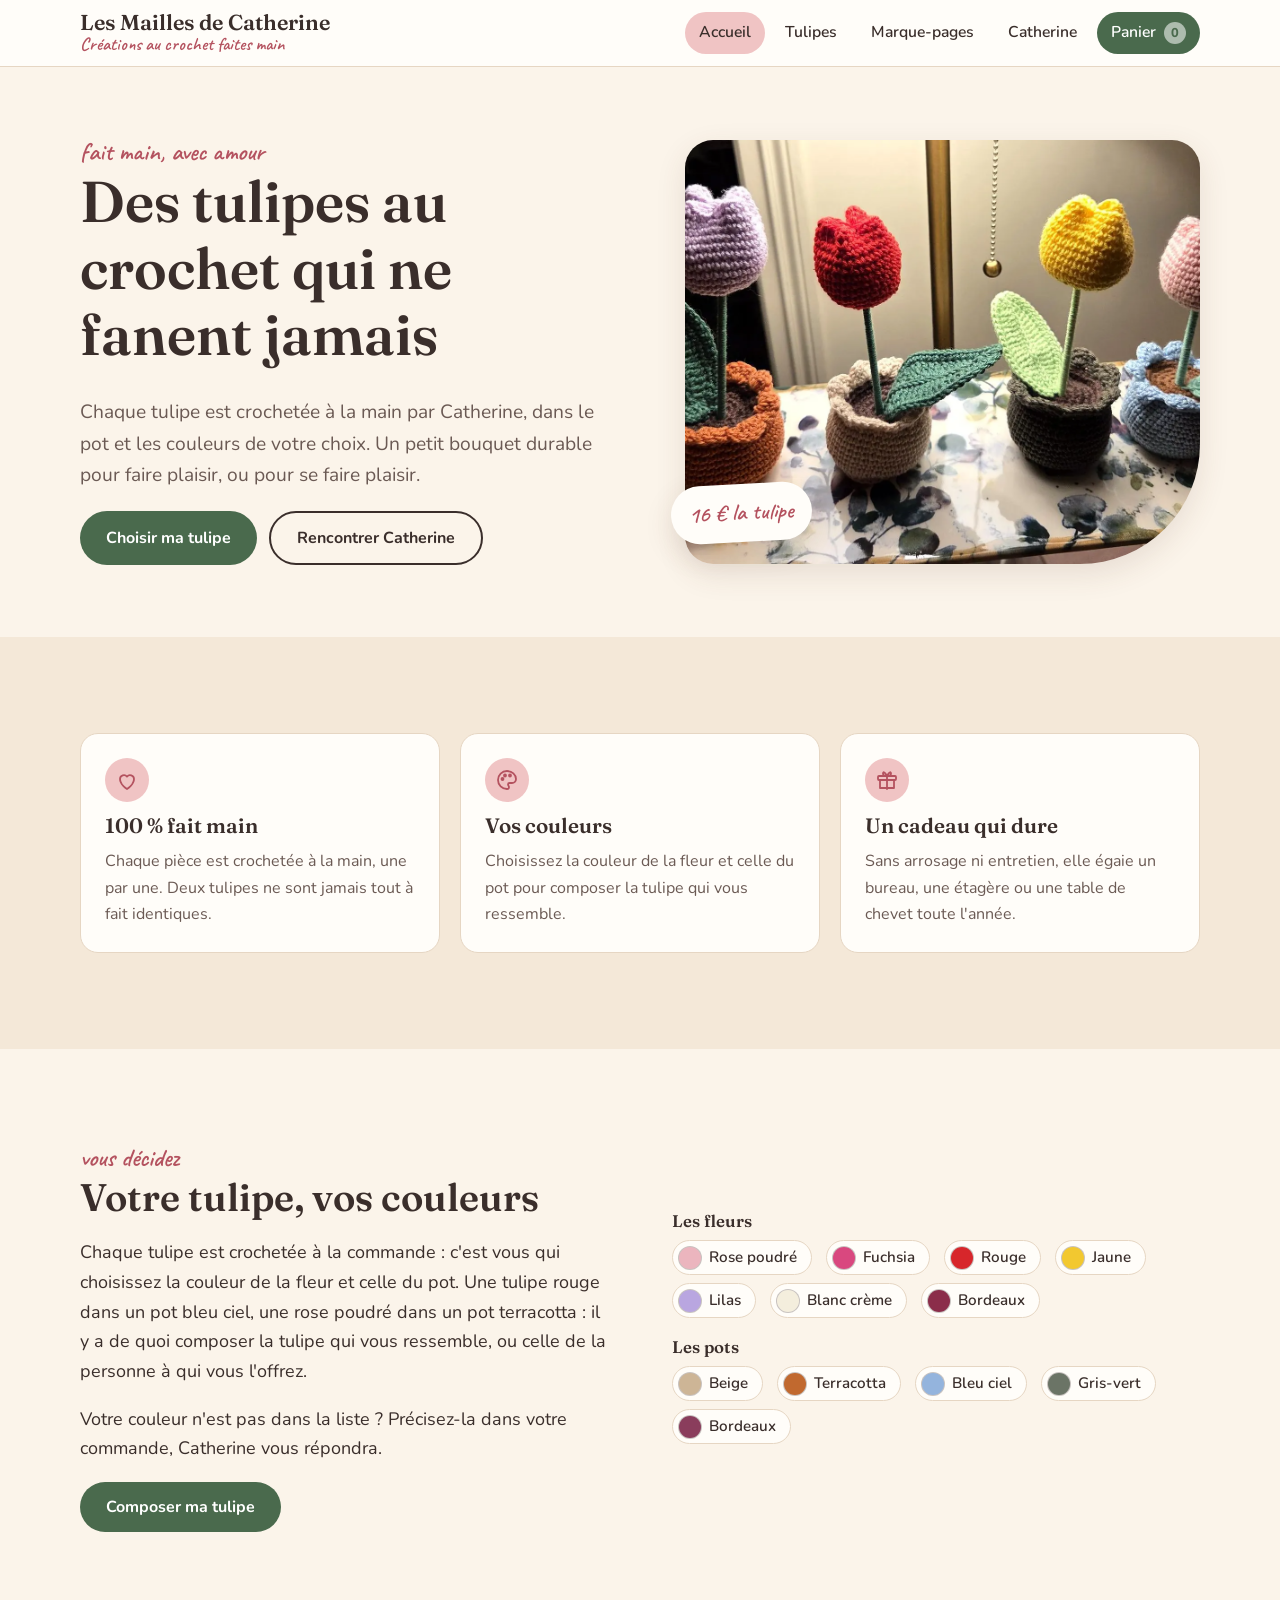
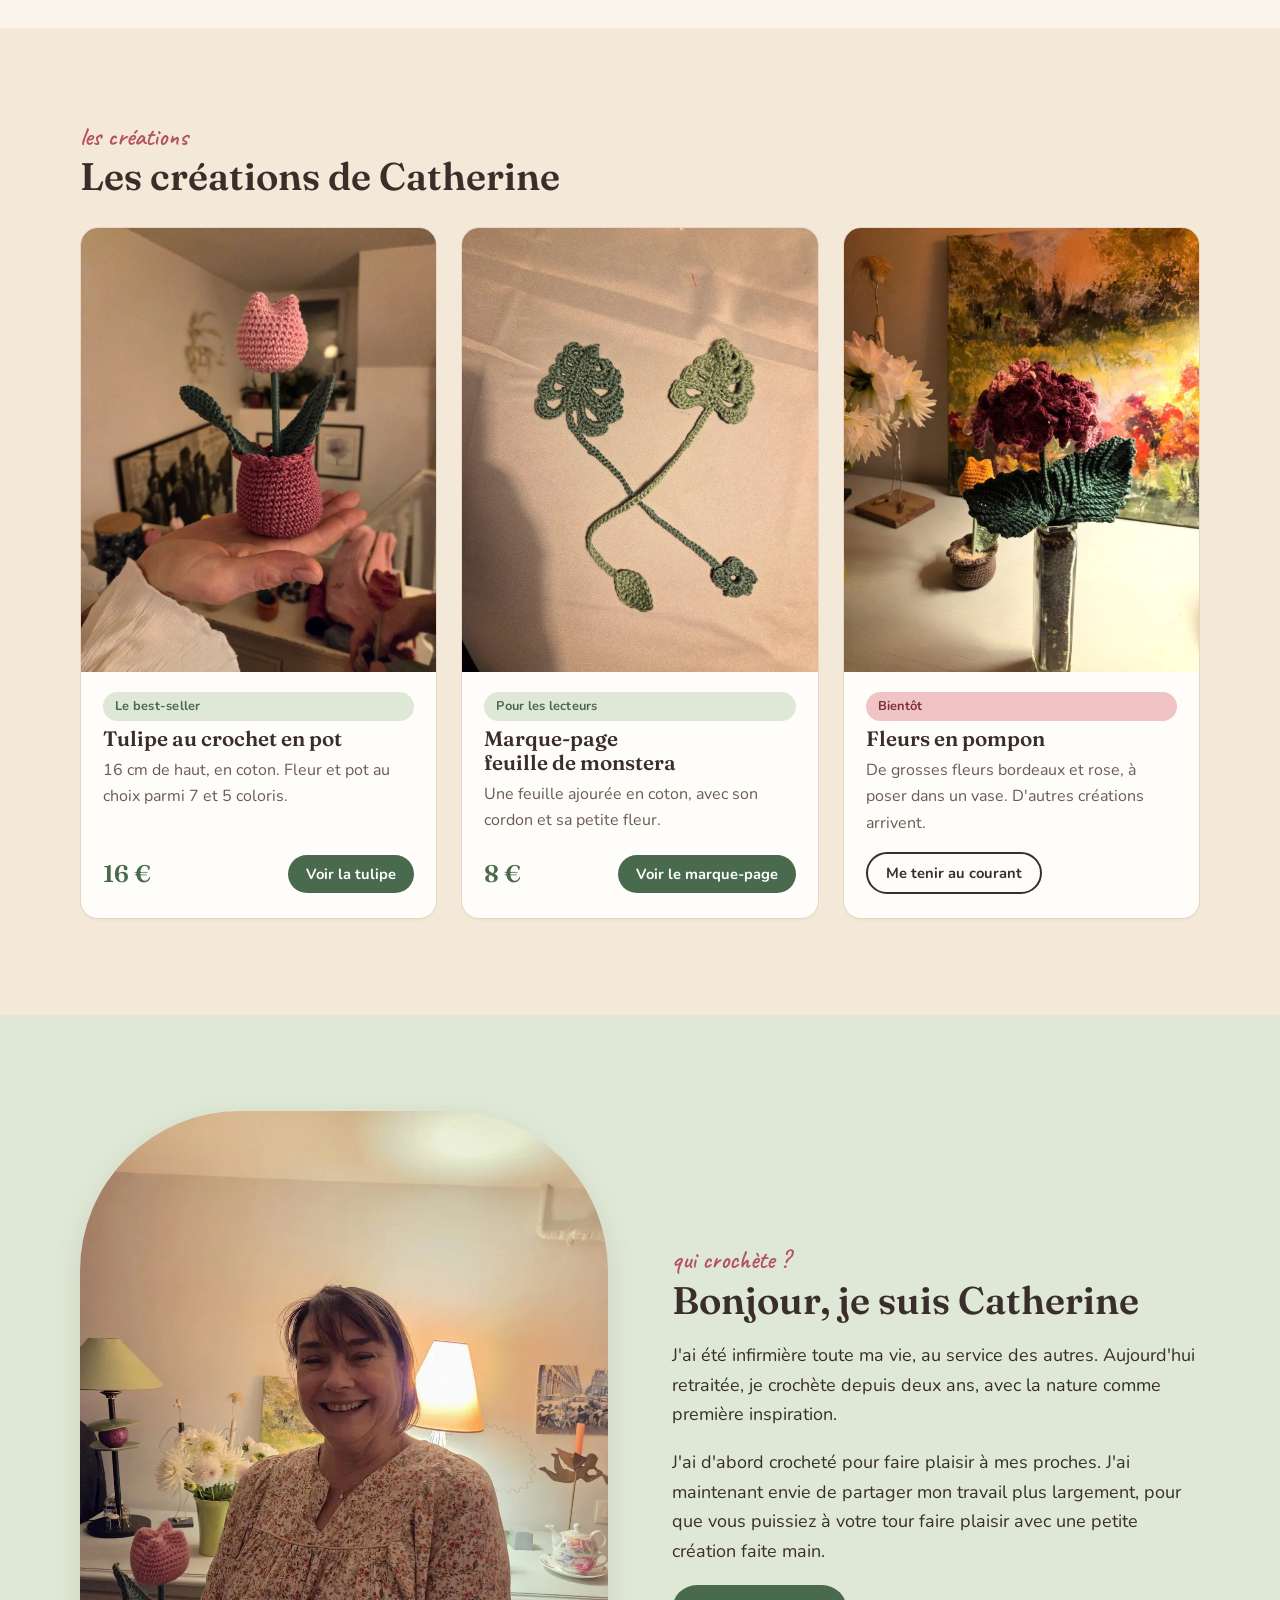
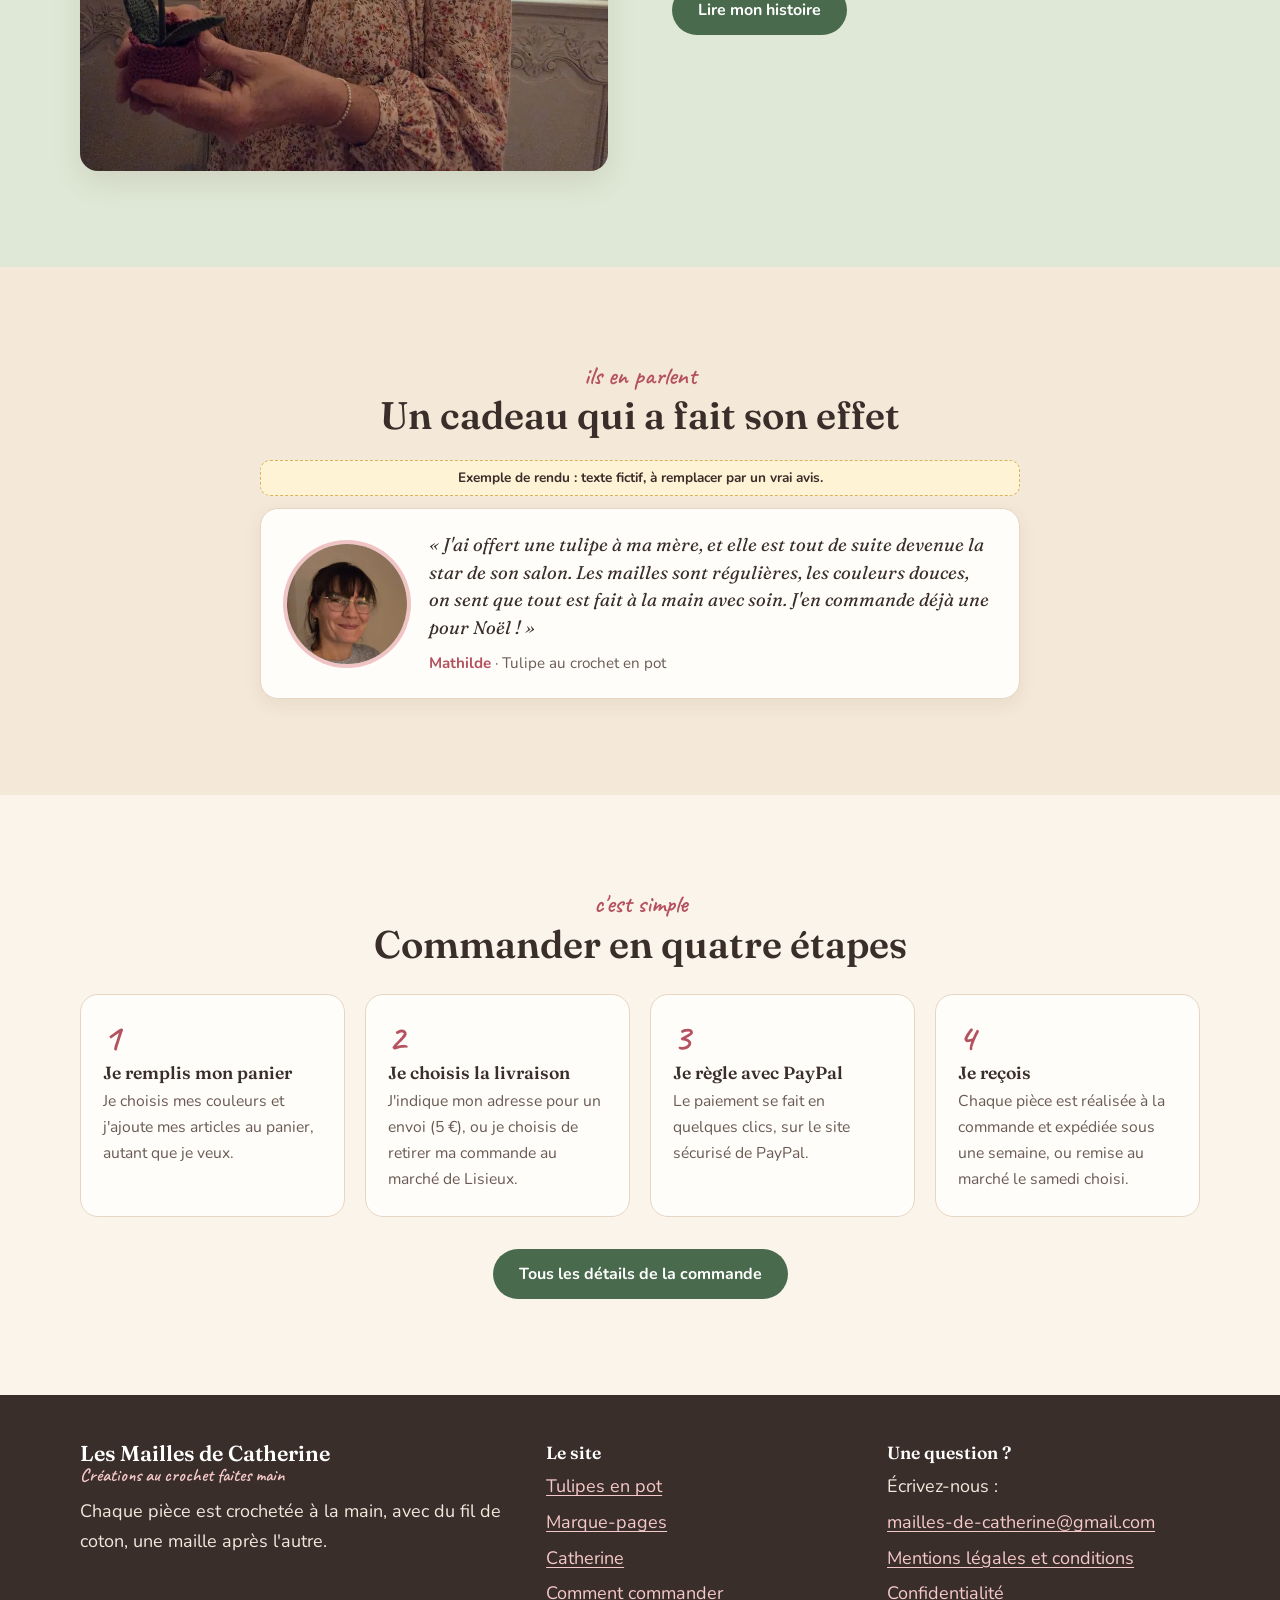
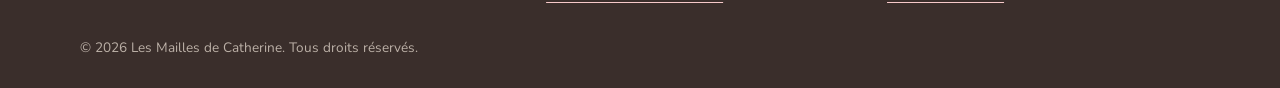
<file: confirmation.html>
<!DOCTYPE html>
<html lang="fr">
<head>
<meta charset="utf-8">
<meta name="viewport" content="width=device-width, initial-scale=1">
<title>Commande enregistrée | Les Mailles de Catherine</title>
<meta name="description" content="Votre commande est enregistrée.">
<meta property="og:title" content="Commande enregistrée | Les Mailles de Catherine">
<meta property="og:description" content="Votre commande est enregistrée.">
<meta property="og:type" content="website">
<meta property="og:locale" content="fr_FR">
<meta property="og:image" content="https://www.lesmaillesdecatherine.fr/img/og/hero-tulipes.jpg">
<meta property="og:url" content="https://www.lesmaillesdecatherine.fr/confirmation.html">
<meta property="og:site_name" content="Les Mailles de Catherine">
<meta name="twitter:card" content="summary_large_image">

<meta name="robots" content="noindex, nofollow, noarchive">
<link rel="icon" href="favicon.svg" type="image/svg+xml">
<link rel="apple-touch-icon" href="apple-touch-icon.png">
<link rel="preload" href="fonts/nunito-latin-wght-normal.woff2" as="font" type="font/woff2" crossorigin>
<link rel="preload" href="fonts/fraunces-latin-opsz-normal.woff2" as="font" type="font/woff2" crossorigin>
<link rel="stylesheet" href="css/style.css">

</head>
<body data-tunnel data-page="confirmation">
<header class="entete"><div class="wrap">
<a class="logo" href="index.html" aria-label="Les Mailles de Catherine, accueil"><strong>Les Mailles de Catherine</strong><span>Créations au crochet faites main</span></a>
<div class="entete-actions"><a class="panier-mobile" href="panier.html" aria-label="Panier"><svg viewBox="0 0 24 24" aria-hidden="true"><path d="M5 8h14l-1.2 11.2a1.5 1.5 0 0 1-1.5 1.3H7.7a1.5 1.5 0 0 1-1.5-1.3L5 8z"/><path d="M9 8V6.5a3 3 0 0 1 6 0V8"/></svg><span class="compteur vide" aria-label="0 article dans le panier">0</span></a>
<button class="menu-bouton" id="menu-bouton" aria-expanded="false" aria-controls="nav">Menu</button></div>
<nav class="nav" id="nav" aria-label="Navigation principale"><a href="index.html">Accueil</a><a href="tulipe.html">Tulipes</a><a href="marque-page.html">Marque-pages</a><a href="catherine.html">Catherine</a><a class="bouton-nav" href="panier.html">Panier <span class="compteur vide" aria-label="0 article dans le panier">0</span></a></nav>
</div></header>
<main>

<section class="section"><div class="wrap">
<ol class="etapes-tunnel" aria-label="Étapes de la commande"><li class="fait"><span class="num">1</span><span class="nom">Panier</span></li><li class="fait"><span class="num">2</span><span class="nom">Livraison</span></li><li class="fait"><span class="num">3</span><span class="nom">Paiement</span></li><li aria-current="step"><span class="num">4</span><span class="nom">Confirmation</span></li></ol>
<div class="confirmation">
<span class="main">merci !</span>
<h1>Votre commande est enregistrée</h1>
<p class="lead" id="conf-texte"></p>
<p class="ref">Référence : <strong id="conf-ref"></strong></p>
<div class="carte-info" id="conf-envoi" hidden>
<h2>Un dernier geste</h2>
<p>Votre commande n'a pas pu partir automatiquement. Envoyez-la à Catherine par e-mail : le message est déjà rédigé.</p>
<a class="bouton" id="conf-mail" href="mailto:mailles-de-catherine@gmail.com" style="width:100%">Envoyer par e-mail</a>
<details><summary style="cursor:pointer;font-weight:700;margin-top:12px">Le bouton ne fait rien ? Copiez le message</summary>
<label for="conf-message" class="note" style="display:block">Message à envoyer à <span class="adresse">mailles-de-catherine@gmail.com</span></label>
<textarea id="conf-message" class="apercu" readonly></textarea>
<div class="rangee"><button type="button" class="bouton petit" id="conf-copier">Copier le message</button><button type="button" class="bouton petit clair" id="copier-adresse">Copier l'adresse</button></div>
<p class="retour-copie" id="retour-copie" role="status" aria-live="polite"></p></details>
</div>
<div class="carte-info"><h2>Récapitulatif</h2><ul class="recap-articles" id="recap-articles"></ul>
<dl class="recap-lignes"><div><dt>Articles</dt><dd id="r-sous-total">0 €</dd></div>
<div class="recap-remise" id="r-ligne-remise" hidden><dt>Code <span id="r-nom-code"></span> (−5 %)</dt><dd id="r-remise">0 €</dd></div>
<div><dt id="r-lib-frais">Livraison</dt><dd id="r-frais">0 €</dd></div>
<div class="recap-total"><dt>Total</dt><dd id="r-total">0 €</dd></div></dl>
<div id="conf-livraison"></div></div>
<div class="rangee"><a class="bouton" href="index.html">Retour à l'accueil</a></div>
</div>
</div></section>

</main>
<footer class="pied"><div class="wrap"><div class="grille">
<div><a class="logo" href="index.html"><strong>Les Mailles de Catherine</strong><span>Créations au crochet faites main</span></a>
<p style="margin-top:12px">Chaque pièce est crochetée à la main, avec du fil de coton, une maille après l'autre.</p></div>
<div><h3>Le site</h3><ul><li><a href="tulipe.html">Tulipes en pot</a></li><li><a href="marque-page.html">Marque-pages</a></li><li><a href="catherine.html">Catherine</a></li><li><a href="commander.html">Comment commander</a></li></ul></div>
<div><h3>Une question ?</h3><ul><li>Écrivez-nous :</li><li><a href="mailto:mailles-de-catherine@gmail.com">mailles-de-catherine@gmail.com</a></li><li><a href="mentions.html">Mentions légales et conditions</a></li><li><a href="confidentialite.html">Confidentialité</a></li></ul></div>
</div><small>© 2026 Les Mailles de Catherine. Tous droits réservés.</small></div></footer>
<script src="js/config.js"></script>
<script src="js/main.js"></script>
<script src="js/checkout.js"></script>
</body>
</html>
</file>
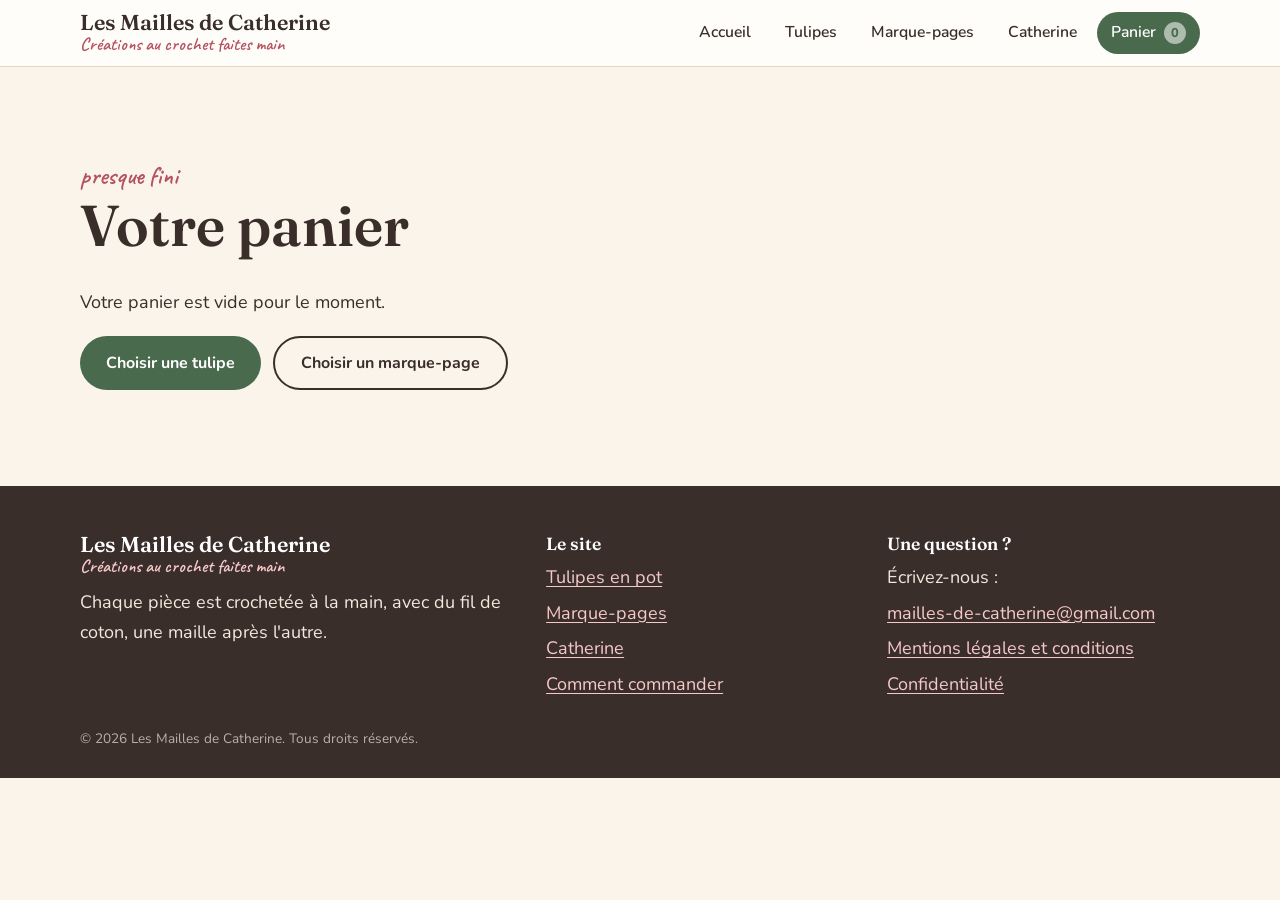
<file: livraison.html>
<!DOCTYPE html>
<html lang="fr">
<head>
<meta charset="utf-8">
<meta name="viewport" content="width=device-width, initial-scale=1">
<title>Livraison | Les Mailles de Catherine</title>
<meta name="description" content="Choisissez l'expédition ou le retrait au marché de Lisieux.">
<meta property="og:title" content="Livraison | Les Mailles de Catherine">
<meta property="og:description" content="Choisissez l'expédition ou le retrait au marché de Lisieux.">
<meta property="og:type" content="website">
<meta property="og:locale" content="fr_FR">
<meta property="og:image" content="https://www.lesmaillesdecatherine.fr/img/og/hero-tulipes.jpg">
<meta property="og:url" content="https://www.lesmaillesdecatherine.fr/livraison.html">
<meta property="og:site_name" content="Les Mailles de Catherine">
<meta name="twitter:card" content="summary_large_image">

<meta name="robots" content="noindex, nofollow, noarchive">
<link rel="icon" href="favicon.svg" type="image/svg+xml">
<link rel="apple-touch-icon" href="apple-touch-icon.png">
<link rel="preload" href="fonts/nunito-latin-wght-normal.woff2" as="font" type="font/woff2" crossorigin>
<link rel="preload" href="fonts/fraunces-latin-opsz-normal.woff2" as="font" type="font/woff2" crossorigin>
<link rel="stylesheet" href="css/style.css">

</head>
<body data-tunnel data-page="livraison">
<header class="entete"><div class="wrap">
<a class="logo" href="index.html" aria-label="Les Mailles de Catherine, accueil"><strong>Les Mailles de Catherine</strong><span>Créations au crochet faites main</span></a>
<div class="entete-actions"><a class="panier-mobile" href="panier.html" aria-label="Panier"><svg viewBox="0 0 24 24" aria-hidden="true"><path d="M5 8h14l-1.2 11.2a1.5 1.5 0 0 1-1.5 1.3H7.7a1.5 1.5 0 0 1-1.5-1.3L5 8z"/><path d="M9 8V6.5a3 3 0 0 1 6 0V8"/></svg><span class="compteur vide" aria-label="0 article dans le panier">0</span></a>
<button class="menu-bouton" id="menu-bouton" aria-expanded="false" aria-controls="nav">Menu</button></div>
<nav class="nav" id="nav" aria-label="Navigation principale"><a href="index.html">Accueil</a><a href="tulipe.html">Tulipes</a><a href="marque-page.html">Marque-pages</a><a href="catherine.html">Catherine</a><a class="bouton-nav" href="panier.html">Panier <span class="compteur vide" aria-label="0 article dans le panier">0</span></a></nav>
</div></header>
<main>

<section class="section"><div class="wrap">
<ol class="etapes-tunnel" aria-label="Étapes de la commande"><li class="fait"><span class="num">1</span><span class="nom">Panier</span></li><li aria-current="step"><span class="num">2</span><span class="nom">Livraison</span></li><li><span class="num">3</span><span class="nom">Paiement</span></li><li><span class="num">4</span><span class="nom">Confirmation</span></li></ol>
<h1>Livraison</h1>
<noscript><p class="avertissement">Cette étape a besoin de JavaScript. Écrivez-nous à <a href="mailto:mailles-de-catherine@gmail.com">mailles-de-catherine@gmail.com</a> pour commander.</p></noscript>
<div class="panier-grille">
<form id="form-livraison" novalidate>
<fieldset class="modes"><legend>Comment souhaitez-vous recevoir votre commande ?</legend>
<label class="mode"><input type="radio" name="mode" value="expedition" checked><span class="mode-carte"><strong>Expédition à domicile</strong><span>5 € de frais de port par commande · France métropolitaine</span></span></label>
<label class="mode"><input type="radio" name="mode" value="retrait"><span class="mode-carte"><strong>Retrait au marché de Lisieux</strong><span>Le samedi matin, de 8h à 13h · gratuit</span></span></label>
</fieldset>
<div id="bloc-retrait" hidden>
<div class="champ"><label for="samedi">Quel samedi passerez-vous ?</label>
<select id="samedi" name="samedi"></select><p class="erreur" id="err-samedi" role="alert"></p>
<p class="note">Catherine vous attend sur son stand. Les créations sont crochetées à la commande : la première date proposée laisse le temps de les réaliser.</p></div>
</div>
<fieldset><legend>Vos coordonnées</legend>
<div class="duo-champs"><div class="champ"><label for="prenom">Prénom</label><input id="prenom" name="prenom" type="text" required autocomplete="given-name" ><p class="erreur" id="err-prenom" role="alert"></p></div><div class="champ"><label for="nom">Nom</label><input id="nom" name="nom" type="text" required autocomplete="family-name" ><p class="erreur" id="err-nom" role="alert"></p></div></div>
<div class="champ"><label for="email">Adresse e-mail</label><input id="email" name="email" type="email" required autocomplete="email" ><p class="erreur" id="err-email" role="alert"></p></div>
<div class="champ"><label for="tel">Téléphone <span class="facultatif">(facultatif)</span></label><input id="tel" name="tel" type="tel" autocomplete="tel" ><p class="erreur" id="err-tel" role="alert"></p></div>
</fieldset>
<fieldset id="bloc-adresse"><legend>Adresse de livraison</legend>
<div class="champ"><label for="adresse">Numéro et rue</label><input id="adresse" name="adresse" type="text" required autocomplete="address-line1" ><p class="erreur" id="err-adresse" role="alert"></p></div>
<div class="champ"><label for="complement">Complément d'adresse <span class="facultatif">(facultatif)</span></label><input id="complement" name="complement" type="text" autocomplete="address-line2" ><p class="erreur" id="err-complement" role="alert"></p></div>
<div class="duo-champs"><div class="champ"><label for="cp">Code postal</label><input id="cp" name="cp" type="text" required autocomplete="postal-code" inputmode="numeric" maxlength="5"><p class="erreur" id="err-cp" role="alert"></p></div><div class="champ"><label for="ville">Ville</label><input id="ville" name="ville" type="text" required autocomplete="address-level2" ><p class="erreur" id="err-ville" role="alert"></p></div></div>
<p class="note">Pays : France métropolitaine (Corse comprise). Pour une autre destination, écrivez à <a href="mailto:mailles-de-catherine@gmail.com">mailles-de-catherine@gmail.com</a>.</p>
</fieldset>
<div class="rangee"><a class="bouton clair" href="panier.html">Retour au panier</a><button type="submit" class="bouton">Continuer vers le paiement</button></div>
</form>
<aside class="recap" aria-label="Récapitulatif de la commande">
<h2>Votre commande</h2>
<ul class="recap-articles" id="recap-articles"></ul>
<dl class="recap-lignes"><div><dt>Articles</dt><dd id="r-sous-total">0 €</dd></div>
<div class="recap-remise" id="r-ligne-remise" hidden><dt>Code <span id="r-nom-code"></span> (−5 %)</dt><dd id="r-remise">0 €</dd></div>
<div><dt id="r-lib-frais">Livraison</dt><dd id="r-frais">à choisir</dd></div>
<div class="recap-total"><dt>Total à payer</dt><dd id="r-total">0 €</dd></div></dl>
</aside>
</div>
</div></section>

</main>
<footer class="pied"><div class="wrap"><div class="grille">
<div><a class="logo" href="index.html"><strong>Les Mailles de Catherine</strong><span>Créations au crochet faites main</span></a>
<p style="margin-top:12px">Chaque pièce est crochetée à la main, avec du fil de coton, une maille après l'autre.</p></div>
<div><h3>Le site</h3><ul><li><a href="tulipe.html">Tulipes en pot</a></li><li><a href="marque-page.html">Marque-pages</a></li><li><a href="catherine.html">Catherine</a></li><li><a href="commander.html">Comment commander</a></li></ul></div>
<div><h3>Une question ?</h3><ul><li>Écrivez-nous :</li><li><a href="mailto:mailles-de-catherine@gmail.com">mailles-de-catherine@gmail.com</a></li><li><a href="mentions.html">Mentions légales et conditions</a></li><li><a href="confidentialite.html">Confidentialité</a></li></ul></div>
</div><small>© 2026 Les Mailles de Catherine. Tous droits réservés.</small></div></footer>
<script src="js/config.js"></script>
<script src="js/main.js"></script>
<script src="js/checkout.js"></script>
</body>
</html>
</file>
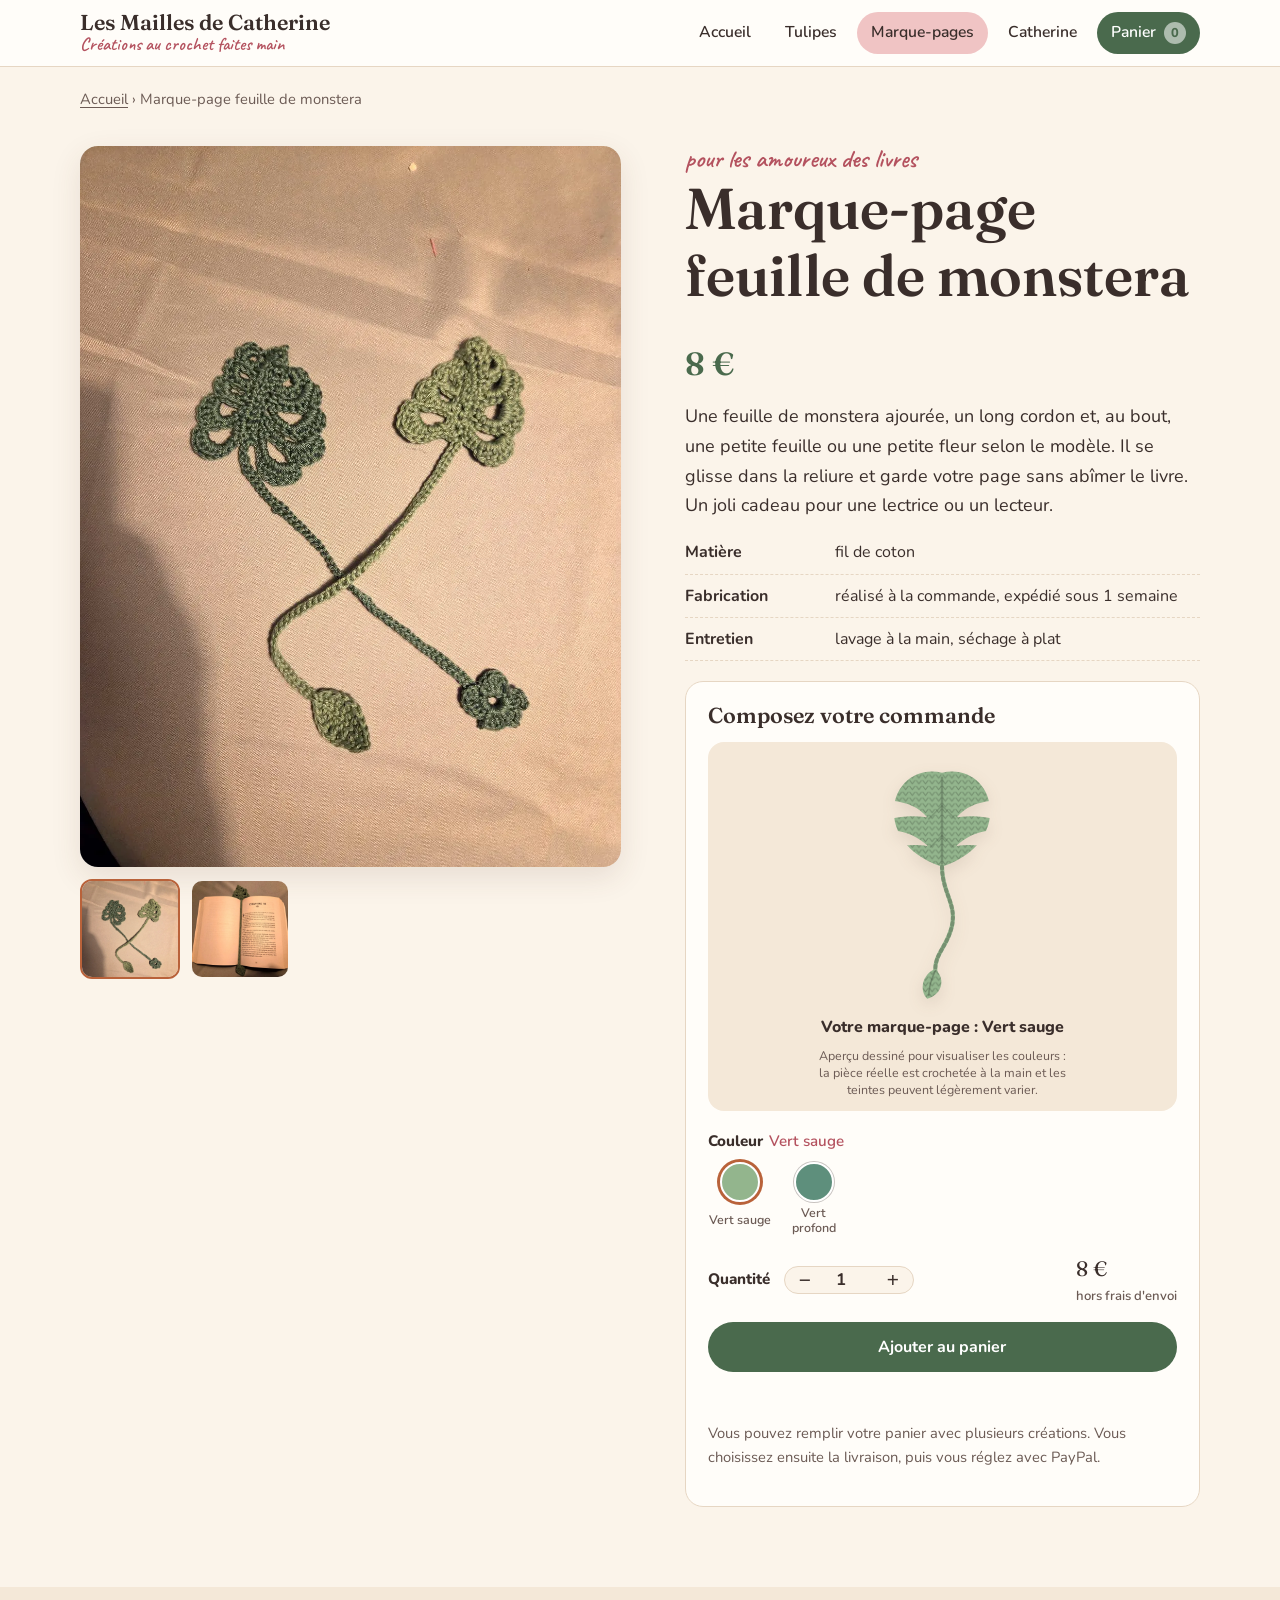
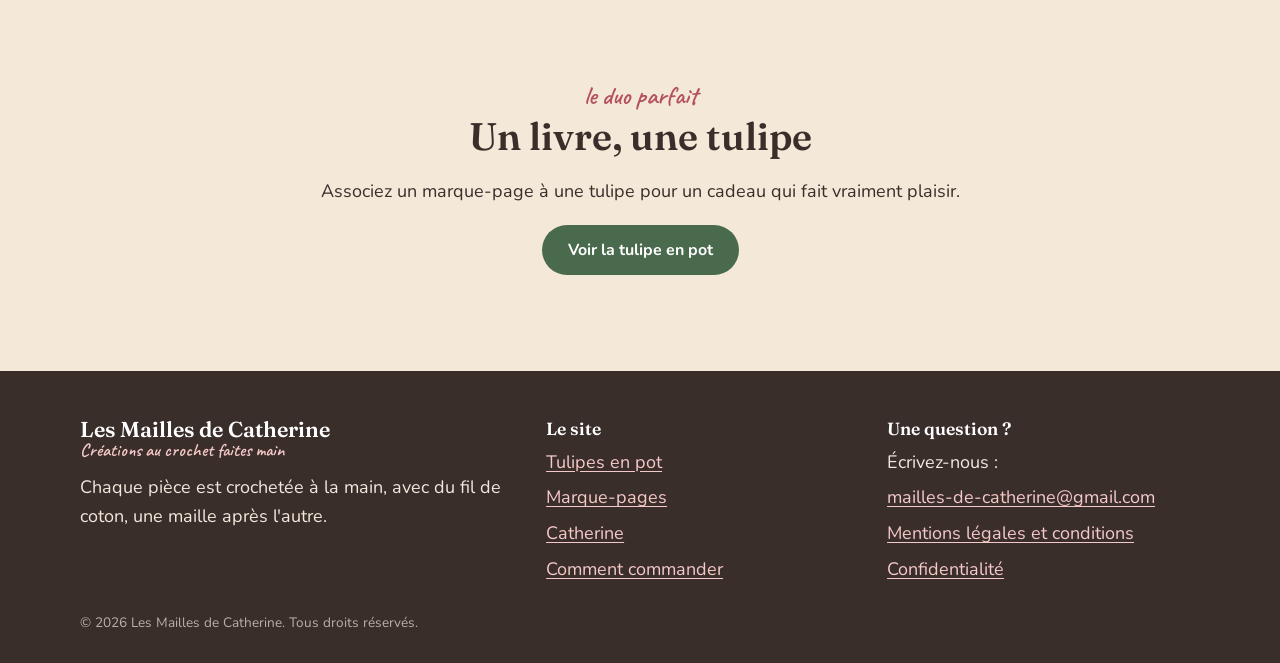
<file: marque-page.html>
<!DOCTYPE html>
<html lang="fr">
<head>
<meta charset="utf-8">
<meta name="viewport" content="width=device-width, initial-scale=1">
<title>Marque-page au crochet, feuille de monstera, 8 € | Les Mailles de Catherine</title>
<meta name="description" content="Marque-page au crochet en forme de feuille de monstera, fait main en coton. Paiement sécurisé par PayPal.">
<meta property="og:title" content="Marque-page au crochet, feuille de monstera, 8 € | Les Mailles de Catherine">
<meta property="og:description" content="Marque-page au crochet en forme de feuille de monstera, fait main en coton. Paiement sécurisé par PayPal.">
<meta property="og:type" content="website">
<meta property="og:locale" content="fr_FR">
<meta property="og:image" content="https://www.lesmaillesdecatherine.fr/img/og/marque-pages.jpg">
<meta property="og:url" content="https://www.lesmaillesdecatherine.fr/marque-page.html">
<meta property="og:site_name" content="Les Mailles de Catherine">
<meta name="twitter:card" content="summary_large_image">

<meta name="robots" content="noindex, nofollow, noarchive">
<link rel="icon" href="favicon.svg" type="image/svg+xml">
<link rel="apple-touch-icon" href="apple-touch-icon.png">
<link rel="preload" href="fonts/nunito-latin-wght-normal.woff2" as="font" type="font/woff2" crossorigin>
<link rel="preload" href="fonts/fraunces-latin-opsz-normal.woff2" as="font" type="font/woff2" crossorigin>
<link rel="stylesheet" href="css/style.css">
<script type="application/ld+json">{"@context": "https://schema.org", "@type": "Product", "name": "Marque-page feuille de monstera au crochet", "description": "Marque-page en coton crocheté à la main, en forme de feuille de monstera.", "image": ["img/marque-pages.webp", "img/marque-page-livre.webp"], "brand": {"@type": "Brand", "name": "Les Mailles de Catherine"}, "material": "Coton", "offers": {"@type": "Offer", "priceCurrency": "EUR", "price": "8.00", "availability": "https://schema.org/InStock"}}</script>
</head>
<body>
<header class="entete"><div class="wrap">
<a class="logo" href="index.html" aria-label="Les Mailles de Catherine, accueil"><strong>Les Mailles de Catherine</strong><span>Créations au crochet faites main</span></a>
<div class="entete-actions"><a class="panier-mobile" href="panier.html" aria-label="Panier"><svg viewBox="0 0 24 24" aria-hidden="true"><path d="M5 8h14l-1.2 11.2a1.5 1.5 0 0 1-1.5 1.3H7.7a1.5 1.5 0 0 1-1.5-1.3L5 8z"/><path d="M9 8V6.5a3 3 0 0 1 6 0V8"/></svg><span class="compteur vide" aria-label="0 article dans le panier">0</span></a>
<button class="menu-bouton" id="menu-bouton" aria-expanded="false" aria-controls="nav">Menu</button></div>
<nav class="nav" id="nav" aria-label="Navigation principale"><a href="index.html">Accueil</a><a href="tulipe.html">Tulipes</a><a href="marque-page.html" aria-current="page">Marque-pages</a><a href="catherine.html">Catherine</a><a class="bouton-nav" href="panier.html">Panier <span class="compteur vide" aria-label="0 article dans le panier">0</span></a></nav>
</div></header>
<main>

<div class="wrap"><p class="fil"><a href="index.html">Accueil</a> › Marque-page feuille de monstera</p>
<div class="fiche">
<div class="galerie"><div class="principale"><img id="photo-principale" src="img/marque-pages.webp" alt="Deux marque-pages au crochet en forme de feuille de monstera, avec une petite feuille et une fleur au bout du cordon"></div><div class="miniatures"><button type="button" data-grande="img/marque-pages.webp" data-alt="Deux marque-pages au crochet en forme de feuille de monstera, avec une petite feuille et une fleur au bout du cordon" aria-pressed="true" aria-label="Voir la photo 1"><img src="img/marque-pages.webp" alt="" loading="lazy"></button><button type="button" data-grande="img/marque-page-livre.webp" data-alt="Un marque-page vert au crochet glissé dans un livre ouvert" aria-pressed="false" aria-label="Voir la photo 2"><img src="img/marque-page-livre.webp" alt="" loading="lazy"></button></div></div>
<div class="infos">
<span class="main">pour les amoureux des livres</span>
<h1>Marque-page feuille de monstera</h1>
<span class="prix" data-montant="8">8 €</span>
<p>Une feuille de monstera ajourée, un long cordon et, au bout, une petite feuille ou une petite fleur selon le modèle. Il se glisse dans la reliure et garde votre page sans abîmer le livre. Un joli cadeau pour une lectrice ou un lecteur.</p>
<ul class="liste-detail">
<li><b>Matière</b><span>fil de coton</span></li>
<li><b>Fabrication</b><span>réalisé à la commande, expédié sous 1 semaine</span></li>
<li><b>Entretien</b><span>lavage à la main, séchage à plat</span></li>
</ul>
<form class="commande" id="commande" data-produit="Marque-page feuille de monstera" data-prix="8" data-image="img/marque-pages.webp" aria-labelledby="titre-commande">
<h2 id="titre-commande">Composez votre commande</h2>
<div class="apercu-visuel" id="apercu-visuel" data-type="marque"><svg class="svg-apercu" viewBox="0 0 160 300" width="132" height="248" aria-hidden="true" focusable="false">
<defs><pattern id="mailles" width="8" height="7" patternUnits="userSpaceOnUse"><path d="M1 1.5 L4 5.5 L7 1.5" fill="none" stroke="#000" stroke-opacity=".22" stroke-width="1.3" stroke-linecap="round" stroke-linejoin="round"/></pattern>
<path id="feuille-mp" d="M80 20 C46 12 18 38 22 74 C26 104 50 124 80 134 C110 124 134 104 138 74 C142 38 114 12 80 20 Z"/>
<path id="petite-feuille" d="M72 258 C56 264 52 284 62 294 C78 290 86 272 72 258 Z"/>
</defs>
<mask id="decoupe" maskUnits="userSpaceOnUse" x="0" y="0" width="160" height="300"><rect width="160" height="300" fill="#fff"/><g fill="#000"><path d="M20 54 C38 56 52 62 62 74 C46 72 32 72 18 76 Z"/><path d="M140 54 C122 56 108 62 98 74 C114 72 128 72 142 76 Z"/>
<path d="M22 90 C38 92 52 98 63 109 C48 107 36 107 24 111 Z"/><path d="M138 90 C122 92 108 98 97 109 C112 107 124 107 136 111 Z"/></g></mask>
<g mask="url(#decoupe)"><use href="#feuille-mp" class="c-couleur"/><use href="#feuille-mp" fill="url(#mailles)"/></g>
<path d="M80 26 L80 130" stroke="#000" stroke-opacity=".2" stroke-width="3" fill="none" stroke-linecap="round"/>
<path d="M80 60 L64 76 M80 60 L96 76 M80 96 L66 110 M80 96 L94 110" stroke="#000" stroke-opacity=".14" stroke-width="2" fill="none" stroke-linecap="round"/>
<path d="M80 134 C80 166 98 178 92 206 C86 232 70 240 72 262" fill="none" class="c-cordon" stroke-width="5" stroke-linecap="round"/>
<path d="M80 134 C80 166 98 178 92 206 C86 232 70 240 72 262" fill="none" stroke="#000" stroke-opacity=".2" stroke-width="5" stroke-linecap="round" stroke-dasharray="2 5"/>
<use href="#petite-feuille" class="c-couleur"/><use href="#petite-feuille" fill="url(#mailles)"/>
<path d="M72 260 C66 272 64 282 64 290" stroke="#000" stroke-opacity=".22" stroke-width="2" fill="none" stroke-linecap="round"/>
</svg><p class="apercu-legende" id="apercu-legende" aria-live="polite">Votre marque-page : Vert sauge</p><p class="apercu-note">Aperçu dessiné pour visualiser les couleurs : la pièce réelle est crochetée à la main et les teintes peuvent légèrement varier.</p></div>
<fieldset data-groupe="couleur" data-etiquette="Couleur"><legend>Couleur<span class="choix"></span></legend><div class="pastilles"><label for="couleur-0"><input type="radio" id="couleur-0" name="couleur" value="Vert sauge" checked><span class="rond" style="background:#93B58D"></span>Vert sauge</label><label for="couleur-1"><input type="radio" id="couleur-1" name="couleur" value="Vert profond"><span class="rond" style="background:#5E8F7C"></span>Vert profond</label></div></fieldset>
<div class="ligne-qte"><label for="quantite">Quantité</label>
<div class="qte"><button type="button" id="moins" aria-label="Retirer un exemplaire">−</button><input id="quantite" type="number" min="1" max="20" value="1" inputmode="numeric"><button type="button" id="plus" aria-label="Ajouter un exemplaire">+</button></div>
<div class="total"><span id="total-montant">8 €</span><small>hors frais d'envoi</small></div></div>
<button type="submit" class="bouton" style="width:100%">Ajouter au panier</button>
<p class="retour-ajout" id="retour-ajout" role="status" aria-live="polite"></p>
<p class="note">Vous pouvez remplir votre panier avec plusieurs créations. Vous choisissez ensuite la livraison, puis vous réglez avec PayPal.</p>
</form>
</div></div></div>
<section class="section alt"><div class="wrap center">
<span class="main">le duo parfait</span><h2>Un livre, une tulipe</h2>
<p>Associez un marque-page à une tulipe pour un cadeau qui fait vraiment plaisir.</p>
<a class="bouton" href="tulipe.html">Voir la tulipe en pot</a></div></section>

</main>
<footer class="pied"><div class="wrap"><div class="grille">
<div><a class="logo" href="index.html"><strong>Les Mailles de Catherine</strong><span>Créations au crochet faites main</span></a>
<p style="margin-top:12px">Chaque pièce est crochetée à la main, avec du fil de coton, une maille après l'autre.</p></div>
<div><h3>Le site</h3><ul><li><a href="tulipe.html">Tulipes en pot</a></li><li><a href="marque-page.html">Marque-pages</a></li><li><a href="catherine.html">Catherine</a></li><li><a href="commander.html">Comment commander</a></li></ul></div>
<div><h3>Une question ?</h3><ul><li>Écrivez-nous :</li><li><a href="mailto:mailles-de-catherine@gmail.com">mailles-de-catherine@gmail.com</a></li><li><a href="mentions.html">Mentions légales et conditions</a></li><li><a href="confidentialite.html">Confidentialité</a></li></ul></div>
</div><small>© 2026 Les Mailles de Catherine. Tous droits réservés.</small></div></footer>
<script src="js/config.js"></script>
<script src="js/main.js"></script>

</body>
</html>
</file>
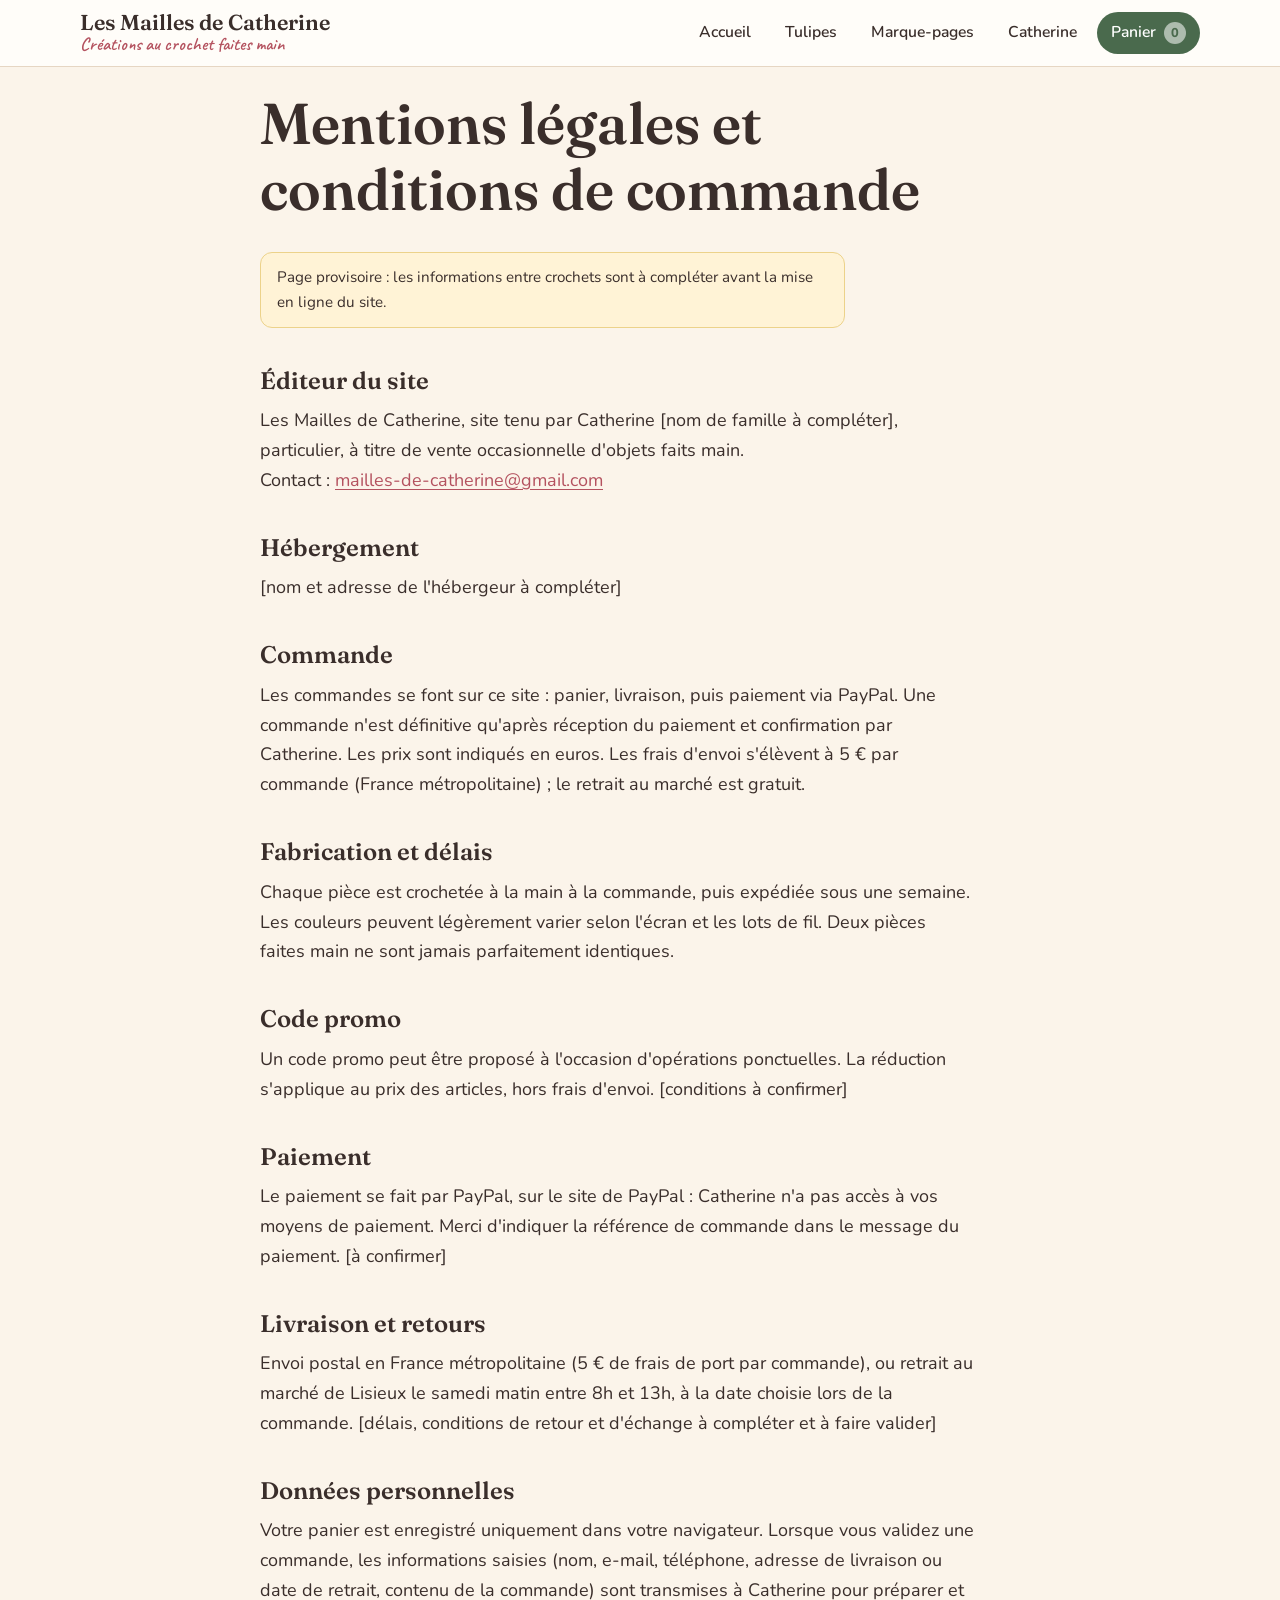
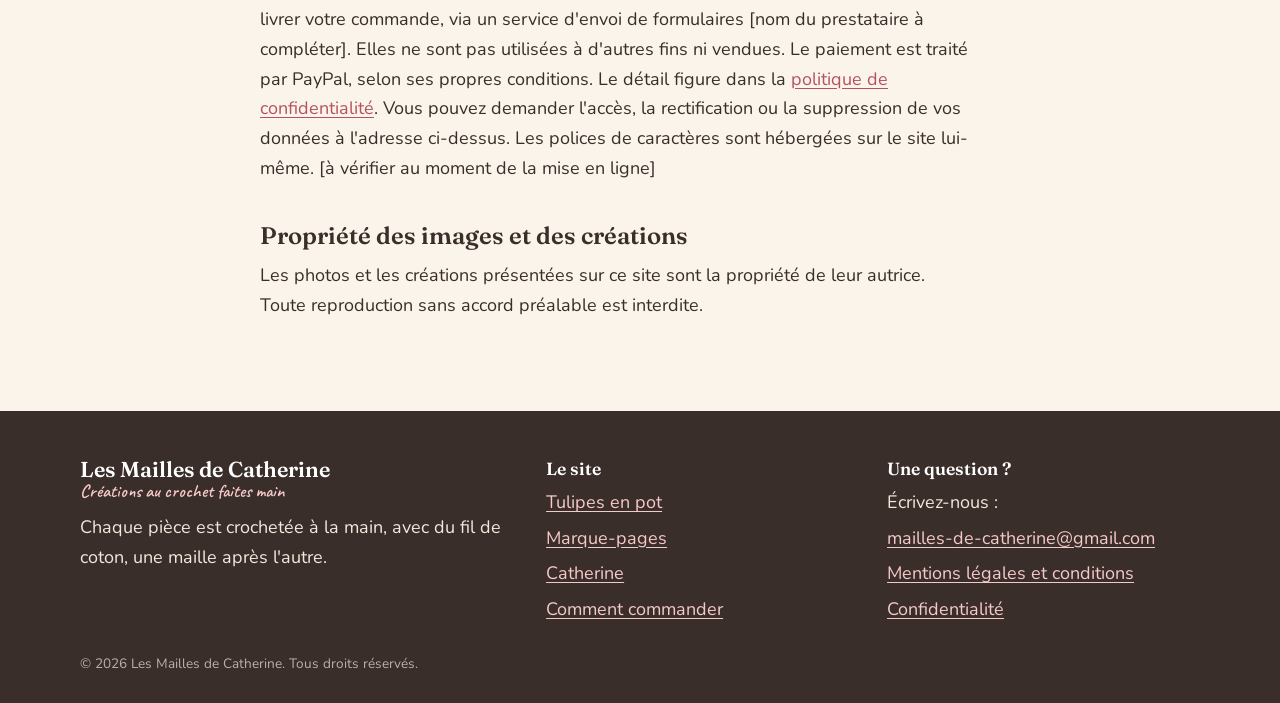
<file: mentions.html>
<!DOCTYPE html>
<html lang="fr">
<head>
<meta charset="utf-8">
<meta name="viewport" content="width=device-width, initial-scale=1">
<title>Mentions légales et conditions | Les Mailles de Catherine</title>
<meta name="description" content="Mentions légales, conditions de commande et données personnelles du site Les Mailles de Catherine.">
<meta property="og:title" content="Mentions légales et conditions | Les Mailles de Catherine">
<meta property="og:description" content="Mentions légales, conditions de commande et données personnelles du site Les Mailles de Catherine.">
<meta property="og:type" content="website">
<meta property="og:locale" content="fr_FR">
<meta property="og:image" content="https://www.lesmaillesdecatherine.fr/img/og/hero-tulipes.jpg">
<meta property="og:url" content="https://www.lesmaillesdecatherine.fr/mentions.html">
<meta property="og:site_name" content="Les Mailles de Catherine">
<meta name="twitter:card" content="summary_large_image">

<meta name="robots" content="noindex, nofollow, noarchive">
<link rel="icon" href="favicon.svg" type="image/svg+xml">
<link rel="apple-touch-icon" href="apple-touch-icon.png">
<link rel="preload" href="fonts/nunito-latin-wght-normal.woff2" as="font" type="font/woff2" crossorigin>
<link rel="preload" href="fonts/fraunces-latin-opsz-normal.woff2" as="font" type="font/woff2" crossorigin>
<link rel="stylesheet" href="css/style.css">

</head>
<body>
<header class="entete"><div class="wrap">
<a class="logo" href="index.html" aria-label="Les Mailles de Catherine, accueil"><strong>Les Mailles de Catherine</strong><span>Créations au crochet faites main</span></a>
<div class="entete-actions"><a class="panier-mobile" href="panier.html" aria-label="Panier"><svg viewBox="0 0 24 24" aria-hidden="true"><path d="M5 8h14l-1.2 11.2a1.5 1.5 0 0 1-1.5 1.3H7.7a1.5 1.5 0 0 1-1.5-1.3L5 8z"/><path d="M9 8V6.5a3 3 0 0 1 6 0V8"/></svg><span class="compteur vide" aria-label="0 article dans le panier">0</span></a>
<button class="menu-bouton" id="menu-bouton" aria-expanded="false" aria-controls="nav">Menu</button></div>
<nav class="nav" id="nav" aria-label="Navigation principale"><a href="index.html">Accueil</a><a href="tulipe.html">Tulipes</a><a href="marque-page.html">Marque-pages</a><a href="catherine.html">Catherine</a><a class="bouton-nav" href="panier.html">Panier <span class="compteur vide" aria-label="0 article dans le panier">0</span></a></nav>
</div></header>
<main>

<div class="wrap texte">
<h1>Mentions légales et conditions de commande</h1>
<!-- TODO avant mise en ligne : compléter les informations marquées [à compléter] et faire valider ce texte. -->
<p class="avertissement">Page provisoire : les informations entre crochets sont à compléter avant la mise en ligne du site.</p>
<h2>Éditeur du site</h2>
<p>Les Mailles de Catherine, site tenu par Catherine [nom de famille à compléter], particulier, à titre de vente occasionnelle d'objets faits main.<br>Contact : <a href="mailto:mailles-de-catherine@gmail.com">mailles-de-catherine@gmail.com</a></p>
<h2>Hébergement</h2>
<p>[nom et adresse de l'hébergeur à compléter]</p>
<h2>Commande</h2>
<p>Les commandes se font sur ce site : panier, livraison, puis paiement via PayPal. Une commande n'est définitive qu'après réception du paiement et confirmation par Catherine. Les prix sont indiqués en euros. Les frais d'envoi s'élèvent à 5 € par commande (France métropolitaine) ; le retrait au marché est gratuit.</p>
<h2>Fabrication et délais</h2>
<p>Chaque pièce est crochetée à la main à la commande, puis expédiée sous une semaine. Les couleurs peuvent légèrement varier selon l'écran et les lots de fil. Deux pièces faites main ne sont jamais parfaitement identiques.</p>
<h2>Code promo</h2>
<p>Un code promo peut être proposé à l'occasion d'opérations ponctuelles. La réduction s'applique au prix des articles, hors frais d'envoi. [conditions à confirmer]</p>
<h2>Paiement</h2>
<p>Le paiement se fait par PayPal, sur le site de PayPal : Catherine n'a pas accès à vos moyens de paiement. Merci d'indiquer la référence de commande dans le message du paiement. [à confirmer]</p>
<h2>Livraison et retours</h2>
<p>Envoi postal en France métropolitaine (5 € de frais de port par commande), ou retrait au marché de Lisieux le samedi matin entre 8h et 13h, à la date choisie lors de la commande. [délais, conditions de retour et d'échange à compléter et à faire valider]</p>
<h2>Données personnelles</h2>
<p>Votre panier est enregistré uniquement dans votre navigateur. Lorsque vous validez une commande, les informations saisies (nom, e-mail, téléphone, adresse de livraison ou date de retrait, contenu de la commande) sont transmises à Catherine pour préparer et livrer votre commande, via un service d'envoi de formulaires [nom du prestataire à compléter]. Elles ne sont pas utilisées à d'autres fins ni vendues. Le paiement est traité par PayPal, selon ses propres conditions. Le détail figure dans la <a href="confidentialite.html">politique de confidentialité</a>. Vous pouvez demander l'accès, la rectification ou la suppression de vos données à l'adresse ci-dessus. Les polices de caractères sont hébergées sur le site lui-même. [à vérifier au moment de la mise en ligne]</p>
<h2>Propriété des images et des créations</h2>
<p>Les photos et les créations présentées sur ce site sont la propriété de leur autrice. Toute reproduction sans accord préalable est interdite.</p>
</div>

</main>
<footer class="pied"><div class="wrap"><div class="grille">
<div><a class="logo" href="index.html"><strong>Les Mailles de Catherine</strong><span>Créations au crochet faites main</span></a>
<p style="margin-top:12px">Chaque pièce est crochetée à la main, avec du fil de coton, une maille après l'autre.</p></div>
<div><h3>Le site</h3><ul><li><a href="tulipe.html">Tulipes en pot</a></li><li><a href="marque-page.html">Marque-pages</a></li><li><a href="catherine.html">Catherine</a></li><li><a href="commander.html">Comment commander</a></li></ul></div>
<div><h3>Une question ?</h3><ul><li>Écrivez-nous :</li><li><a href="mailto:mailles-de-catherine@gmail.com">mailles-de-catherine@gmail.com</a></li><li><a href="mentions.html">Mentions légales et conditions</a></li><li><a href="confidentialite.html">Confidentialité</a></li></ul></div>
</div><small>© 2026 Les Mailles de Catherine. Tous droits réservés.</small></div></footer>
<script src="js/config.js"></script>
<script src="js/main.js"></script>

</body>
</html>
</file>
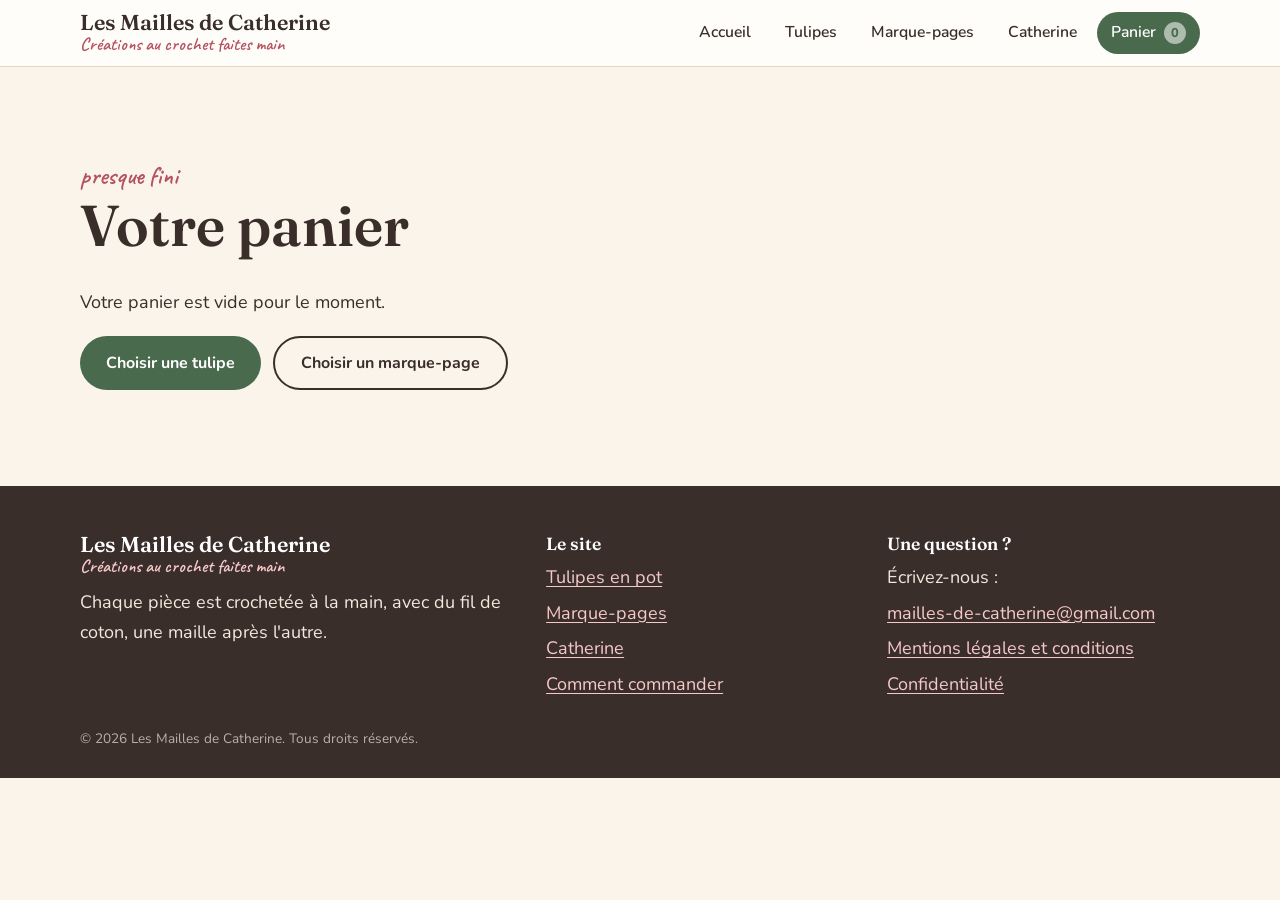
<file: paiement.html>
<!DOCTYPE html>
<html lang="fr">
<head>
<meta charset="utf-8">
<meta name="viewport" content="width=device-width, initial-scale=1">
<title>Paiement | Les Mailles de Catherine</title>
<meta name="description" content="Réglez votre commande avec PayPal.">
<meta property="og:title" content="Paiement | Les Mailles de Catherine">
<meta property="og:description" content="Réglez votre commande avec PayPal.">
<meta property="og:type" content="website">
<meta property="og:locale" content="fr_FR">
<meta property="og:image" content="https://www.lesmaillesdecatherine.fr/img/og/hero-tulipes.jpg">
<meta property="og:url" content="https://www.lesmaillesdecatherine.fr/paiement.html">
<meta property="og:site_name" content="Les Mailles de Catherine">
<meta name="twitter:card" content="summary_large_image">

<meta name="robots" content="noindex, nofollow, noarchive">
<link rel="icon" href="favicon.svg" type="image/svg+xml">
<link rel="apple-touch-icon" href="apple-touch-icon.png">
<link rel="preload" href="fonts/nunito-latin-wght-normal.woff2" as="font" type="font/woff2" crossorigin>
<link rel="preload" href="fonts/fraunces-latin-opsz-normal.woff2" as="font" type="font/woff2" crossorigin>
<link rel="stylesheet" href="css/style.css">

</head>
<body data-tunnel data-page="paiement">
<header class="entete"><div class="wrap">
<a class="logo" href="index.html" aria-label="Les Mailles de Catherine, accueil"><strong>Les Mailles de Catherine</strong><span>Créations au crochet faites main</span></a>
<div class="entete-actions"><a class="panier-mobile" href="panier.html" aria-label="Panier"><svg viewBox="0 0 24 24" aria-hidden="true"><path d="M5 8h14l-1.2 11.2a1.5 1.5 0 0 1-1.5 1.3H7.7a1.5 1.5 0 0 1-1.5-1.3L5 8z"/><path d="M9 8V6.5a3 3 0 0 1 6 0V8"/></svg><span class="compteur vide" aria-label="0 article dans le panier">0</span></a>
<button class="menu-bouton" id="menu-bouton" aria-expanded="false" aria-controls="nav">Menu</button></div>
<nav class="nav" id="nav" aria-label="Navigation principale"><a href="index.html">Accueil</a><a href="tulipe.html">Tulipes</a><a href="marque-page.html">Marque-pages</a><a href="catherine.html">Catherine</a><a class="bouton-nav" href="panier.html">Panier <span class="compteur vide" aria-label="0 article dans le panier">0</span></a></nav>
</div></header>
<main>

<section class="section"><div class="wrap">
<ol class="etapes-tunnel" aria-label="Étapes de la commande"><li class="fait"><span class="num">1</span><span class="nom">Panier</span></li><li class="fait"><span class="num">2</span><span class="nom">Livraison</span></li><li aria-current="step"><span class="num">3</span><span class="nom">Paiement</span></li><li><span class="num">4</span><span class="nom">Confirmation</span></li></ol>
<h1>Paiement</h1>
<div class="panier-grille">
<div>
<div class="carte-info" id="resume-livraison"></div>
<div class="carte-info" id="bloc-paypal">
<h2>Régler avec PayPal</h2>
<p class="ref">Référence de votre commande : <strong id="ref-commande"></strong></p>
<div class="accord"><label class="case"><input type="checkbox" id="accord-conditions" aria-describedby="err-accord"><span>J'ai lu et j'accepte les <a href="mentions.html" target="_blank" rel="noopener">conditions de commande</a> et la <a href="confidentialite.html" target="_blank" rel="noopener">politique de confidentialité</a>.</span></label>
<p class="erreur" id="err-accord" role="alert"></p></div>
<ol class="consignes">
<li>Cliquez sur le bouton PayPal : le montant exact est déjà indiqué.</li>
<li>Choisissez « Biens et services » (ou l'envoi d'argent à un commerçant) plutôt que « Entre proches ».</li>
<li>Ajoutez la référence dans le message du paiement.</li>
<li>Revenez ici et validez avec le bouton « J'ai payé ».</li>
</ol>
<div id="paypal-actif"><a class="bouton paypal" id="lien-paypal" href="#" target="_blank" rel="noopener">Payer <span id="montant-paypal"></span> avec PayPal</a>
<button type="button" class="bouton" id="termine" style="margin-top:12px;width:100%">J'ai payé : terminer ma commande</button></div>
<div id="paypal-absent" hidden><p>Le paiement en ligne n'est pas encore activé sur ce site. Envoyez votre commande : Catherine vous répondra avec un lien PayPal personnel pour régler le montant exact.</p>
<button type="button" class="bouton" id="envoyer-sans-paypal" style="width:100%">Envoyer ma commande</button></div>
<p class="retour-copie" id="retour-paiement" role="status" aria-live="polite"></p>
</div>
<div class="avis-zone compact"><p class="avis-exemple">Exemple de rendu : texte fictif, à remplacer par un vrai avis.</p><div class="avis compact"><img class="avis-photo" src="img/avis-mathilde.webp" alt="Portrait de Mathilde" loading="lazy" width="320" height="320"><figure><blockquote><p>« J'ai offert une tulipe à ma mère, et elle est tout de suite devenue la star de son salon. Les mailles sont régulières, les couleurs douces, on sent que tout est fait à la main avec soin. J'en commande déjà une pour Noël ! »</p></blockquote><figcaption><strong>Mathilde</strong> · Tulipe au crochet en pot</figcaption></figure></div></div>
<div class="rangee"><a class="bouton clair" href="livraison.html">Retour à la livraison</a></div>
</div>
<aside class="recap" aria-label="Récapitulatif de la commande">
<h2>Votre commande</h2>
<ul class="recap-articles" id="recap-articles"></ul>
<dl class="recap-lignes"><div><dt>Articles</dt><dd id="r-sous-total">0 €</dd></div>
<div class="recap-remise" id="r-ligne-remise" hidden><dt>Code <span id="r-nom-code"></span> (−5 %)</dt><dd id="r-remise">0 €</dd></div>
<div><dt id="r-lib-frais">Livraison</dt><dd id="r-frais">à choisir</dd></div>
<div class="recap-total"><dt>Total à payer</dt><dd id="r-total">0 €</dd></div></dl>
</aside>
</div>
</div></section>

</main>
<footer class="pied"><div class="wrap"><div class="grille">
<div><a class="logo" href="index.html"><strong>Les Mailles de Catherine</strong><span>Créations au crochet faites main</span></a>
<p style="margin-top:12px">Chaque pièce est crochetée à la main, avec du fil de coton, une maille après l'autre.</p></div>
<div><h3>Le site</h3><ul><li><a href="tulipe.html">Tulipes en pot</a></li><li><a href="marque-page.html">Marque-pages</a></li><li><a href="catherine.html">Catherine</a></li><li><a href="commander.html">Comment commander</a></li></ul></div>
<div><h3>Une question ?</h3><ul><li>Écrivez-nous :</li><li><a href="mailto:mailles-de-catherine@gmail.com">mailles-de-catherine@gmail.com</a></li><li><a href="mentions.html">Mentions légales et conditions</a></li><li><a href="confidentialite.html">Confidentialité</a></li></ul></div>
</div><small>© 2026 Les Mailles de Catherine. Tous droits réservés.</small></div></footer>
<script src="js/config.js"></script>
<script src="js/main.js"></script>
<script src="js/checkout.js"></script>
</body>
</html>
</file>
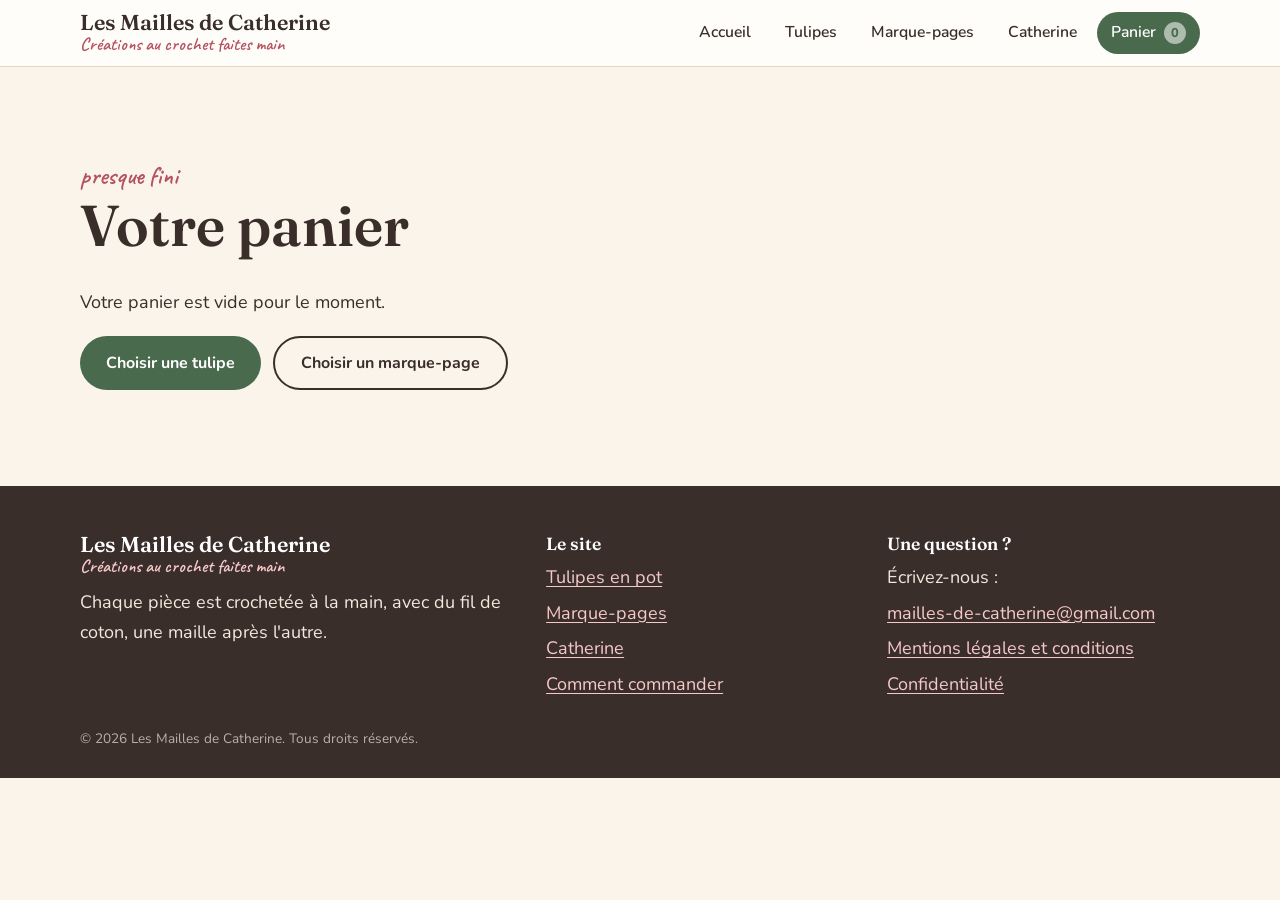
<file: panier.html>
<!DOCTYPE html>
<html lang="fr">
<head>
<meta charset="utf-8">
<meta name="viewport" content="width=device-width, initial-scale=1">
<title>Votre panier | Les Mailles de Catherine</title>
<meta name="description" content="Votre panier : ajoutez, retirez, modifiez les quantités, puis passez commande et payez avec PayPal.">
<meta property="og:title" content="Votre panier | Les Mailles de Catherine">
<meta property="og:description" content="Votre panier : ajoutez, retirez, modifiez les quantités, puis passez commande et payez avec PayPal.">
<meta property="og:type" content="website">
<meta property="og:locale" content="fr_FR">
<meta property="og:image" content="https://www.lesmaillesdecatherine.fr/img/og/hero-tulipes.jpg">
<meta property="og:url" content="https://www.lesmaillesdecatherine.fr/panier.html">
<meta property="og:site_name" content="Les Mailles de Catherine">
<meta name="twitter:card" content="summary_large_image">

<meta name="robots" content="noindex, nofollow, noarchive">
<link rel="icon" href="favicon.svg" type="image/svg+xml">
<link rel="apple-touch-icon" href="apple-touch-icon.png">
<link rel="preload" href="fonts/nunito-latin-wght-normal.woff2" as="font" type="font/woff2" crossorigin>
<link rel="preload" href="fonts/fraunces-latin-opsz-normal.woff2" as="font" type="font/woff2" crossorigin>
<link rel="stylesheet" href="css/style.css">

</head>
<body>
<header class="entete"><div class="wrap">
<a class="logo" href="index.html" aria-label="Les Mailles de Catherine, accueil"><strong>Les Mailles de Catherine</strong><span>Créations au crochet faites main</span></a>
<div class="entete-actions"><a class="panier-mobile" href="panier.html" aria-label="Panier"><svg viewBox="0 0 24 24" aria-hidden="true"><path d="M5 8h14l-1.2 11.2a1.5 1.5 0 0 1-1.5 1.3H7.7a1.5 1.5 0 0 1-1.5-1.3L5 8z"/><path d="M9 8V6.5a3 3 0 0 1 6 0V8"/></svg><span class="compteur vide" aria-label="0 article dans le panier">0</span></a>
<button class="menu-bouton" id="menu-bouton" aria-expanded="false" aria-controls="nav">Menu</button></div>
<nav class="nav" id="nav" aria-label="Navigation principale"><a href="index.html">Accueil</a><a href="tulipe.html">Tulipes</a><a href="marque-page.html">Marque-pages</a><a href="catherine.html">Catherine</a><a class="bouton-nav" href="panier.html" aria-current="page">Panier <span class="compteur vide" aria-label="0 article dans le panier">0</span></a></nav>
</div></header>
<main>

<section class="section"><div class="wrap">
<span class="main">presque fini</span><h1>Votre panier</h1>
<noscript><p class="avertissement">Le panier a besoin de JavaScript. Pour commander sans, écrivez à <a href="mailto:mailles-de-catherine@gmail.com">mailles-de-catherine@gmail.com</a>.</p></noscript>
<div id="panier-vide" hidden>
<p>Votre panier est vide pour le moment.</p>
<div class="rangee"><a class="bouton" href="tulipe.html">Choisir une tulipe</a><a class="bouton clair" href="marque-page.html">Choisir un marque-page</a></div>
</div>
<div id="panier-contenu" class="panier-grille" hidden>
<div><ul id="lignes" class="lignes"></ul>
<div class="rangee"><a class="bouton clair petit" href="tulipe.html">Ajouter une tulipe</a><a class="bouton clair petit" href="marque-page.html">Ajouter un marque-page</a><button type="button" class="bouton clair petit" id="vider">Vider le panier</button></div></div>
<aside class="recap" aria-label="Récapitulatif de la commande">
<h2>Récapitulatif</h2>
<dl class="recap-lignes"><div><dt>Sous-total</dt><dd id="sous-total">0 €</dd></div>
<div class="recap-remise" id="ligne-remise" hidden><dt>Code <span id="nom-code"></span> (−5 %)</dt><dd id="montant-remise">0 €</dd></div>
<div><dt>Frais d'envoi</dt><dd>5 € (offerts en retrait au marché)</dd></div>
<div class="recap-total"><dt>Total articles</dt><dd id="total-panier">0 €</dd></div></dl>
<form class="promo" id="form-promo" novalidate>
<label for="code-promo">Code promo</label>
<div class="promo-champ"><input id="code-promo" type="text" autocomplete="off" autocapitalize="characters" spellcheck="false" placeholder="Votre code"><button type="submit" class="bouton petit">Appliquer</button></div>
<p class="promo-retour" id="promo-retour" role="status" aria-live="polite"></p>
<button type="button" class="lien-retirer" id="retirer-code" hidden>Retirer le code</button>
</form>
<label for="note-commande" class="note" style="display:block;font-weight:700;color:var(--encre)">Précisions pour Catherine (facultatif)</label>
<textarea id="note-commande" class="apercu" style="min-height:90px" placeholder="Une couleur particulière, un cadeau, une date souhaitée…"></textarea>
<a class="bouton" id="passer-commande" href="livraison.html" style="width:100%">Passer commande</a>
<p class="note">Étape suivante : votre livraison, puis le paiement avec PayPal. Rien n'est débité avant la dernière étape.</p>
</aside>
</div>
</div></section>

</main>
<footer class="pied"><div class="wrap"><div class="grille">
<div><a class="logo" href="index.html"><strong>Les Mailles de Catherine</strong><span>Créations au crochet faites main</span></a>
<p style="margin-top:12px">Chaque pièce est crochetée à la main, avec du fil de coton, une maille après l'autre.</p></div>
<div><h3>Le site</h3><ul><li><a href="tulipe.html">Tulipes en pot</a></li><li><a href="marque-page.html">Marque-pages</a></li><li><a href="catherine.html">Catherine</a></li><li><a href="commander.html">Comment commander</a></li></ul></div>
<div><h3>Une question ?</h3><ul><li>Écrivez-nous :</li><li><a href="mailto:mailles-de-catherine@gmail.com">mailles-de-catherine@gmail.com</a></li><li><a href="mentions.html">Mentions légales et conditions</a></li><li><a href="confidentialite.html">Confidentialité</a></li></ul></div>
</div><small>© 2026 Les Mailles de Catherine. Tous droits réservés.</small></div></footer>
<script src="js/config.js"></script>
<script src="js/main.js"></script>

</body>
</html>
</file>
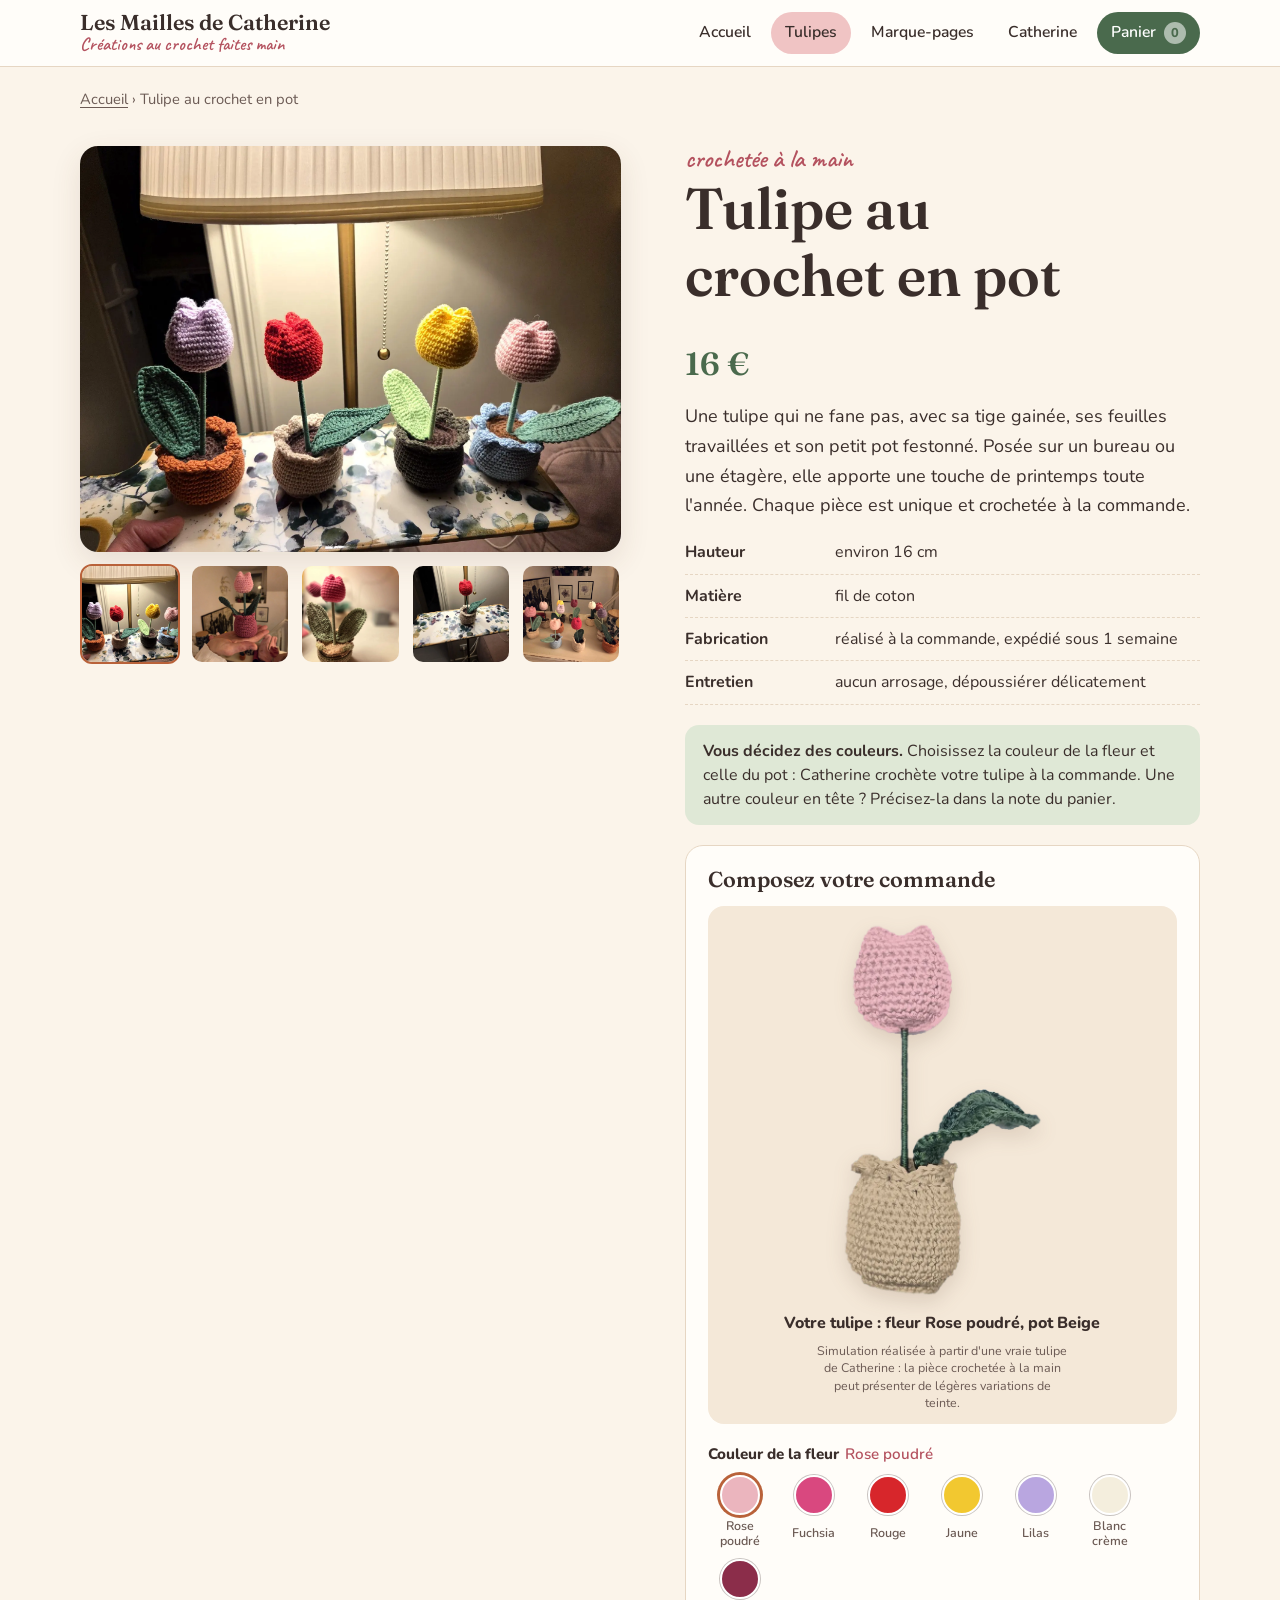
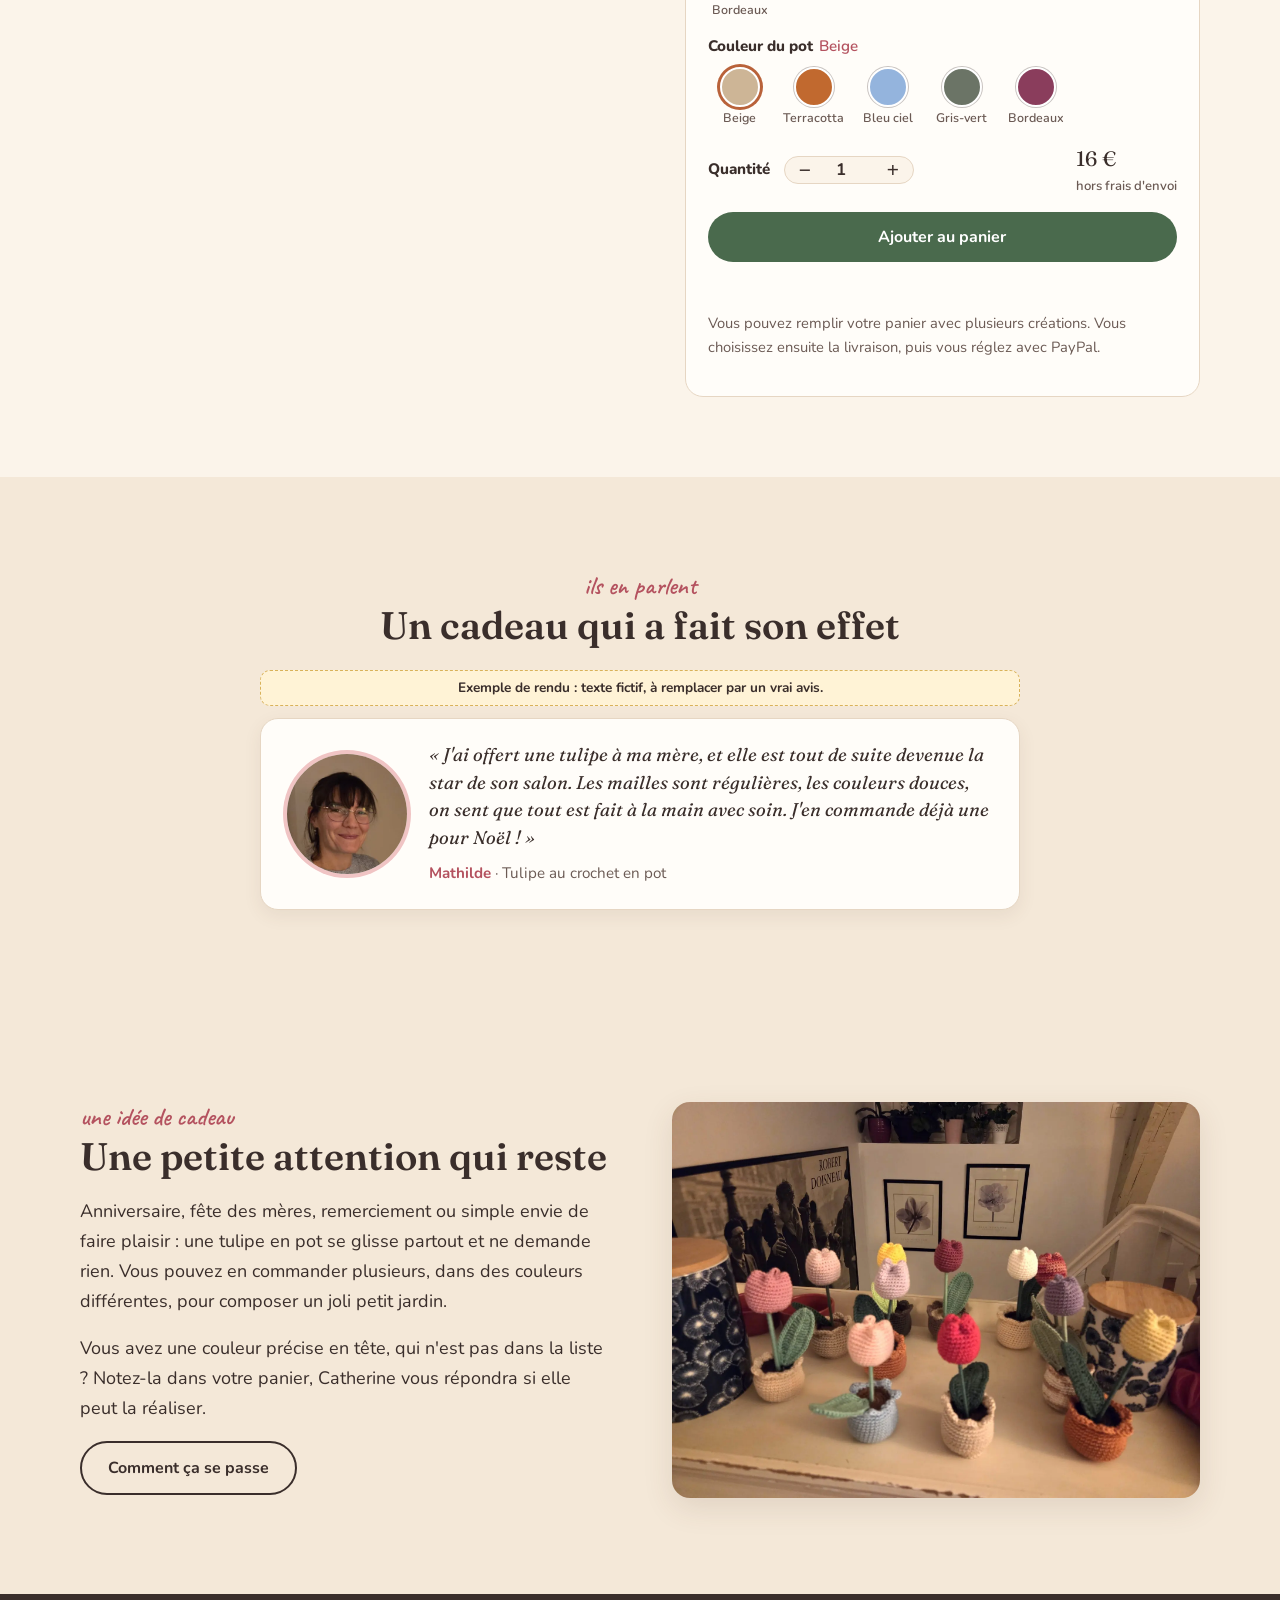
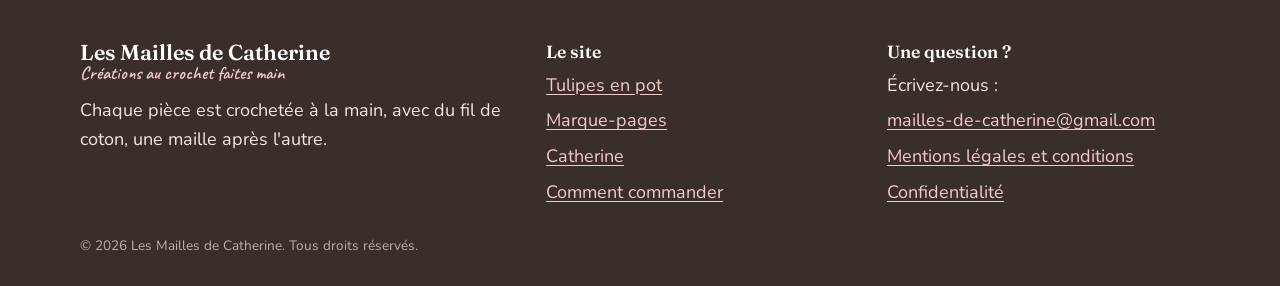
<file: tulipe.html>
<!DOCTYPE html>
<html lang="fr">
<head>
<meta charset="utf-8">
<meta name="viewport" content="width=device-width, initial-scale=1">
<title>Tulipe au crochet en pot, 16 € | Les Mailles de Catherine</title>
<meta name="description" content="Tulipe au crochet faite main, environ 16 cm, en coton. Choisissez la couleur de la fleur et du pot. Paiement sécurisé par PayPal.">
<meta property="og:title" content="Tulipe au crochet en pot, 16 € | Les Mailles de Catherine">
<meta property="og:description" content="Tulipe au crochet faite main, environ 16 cm, en coton. Choisissez la couleur de la fleur et du pot. Paiement sécurisé par PayPal.">
<meta property="og:type" content="website">
<meta property="og:locale" content="fr_FR">
<meta property="og:image" content="https://www.lesmaillesdecatherine.fr/img/og/tulipes-quatre.jpg">
<meta property="og:url" content="https://www.lesmaillesdecatherine.fr/tulipe.html">
<meta property="og:site_name" content="Les Mailles de Catherine">
<meta name="twitter:card" content="summary_large_image">

<meta name="robots" content="noindex, nofollow, noarchive">
<link rel="icon" href="favicon.svg" type="image/svg+xml">
<link rel="apple-touch-icon" href="apple-touch-icon.png">
<link rel="preload" href="fonts/nunito-latin-wght-normal.woff2" as="font" type="font/woff2" crossorigin>
<link rel="preload" href="fonts/fraunces-latin-opsz-normal.woff2" as="font" type="font/woff2" crossorigin>
<link rel="stylesheet" href="css/style.css">
<script type="application/ld+json">{"@context": "https://schema.org", "@type": "Product", "name": "Tulipe au crochet en pot", "description": "Tulipe en coton crochetée à la main, environ 16 cm, dans un pot au crochet. Couleurs de la fleur et du pot au choix.", "image": ["https://www.lesmaillesdecatherine.fr/img/og/tulipes-quatre.jpg", "https://www.lesmaillesdecatherine.fr/img/og/tulipe-en-main.jpg"], "brand": {"@type": "Brand", "name": "Les Mailles de Catherine"}, "material": "Coton", "offers": {"@type": "Offer", "priceCurrency": "EUR", "price": "16.00", "availability": "https://schema.org/InStock"}}</script>
</head>
<body>
<header class="entete"><div class="wrap">
<a class="logo" href="index.html" aria-label="Les Mailles de Catherine, accueil"><strong>Les Mailles de Catherine</strong><span>Créations au crochet faites main</span></a>
<div class="entete-actions"><a class="panier-mobile" href="panier.html" aria-label="Panier"><svg viewBox="0 0 24 24" aria-hidden="true"><path d="M5 8h14l-1.2 11.2a1.5 1.5 0 0 1-1.5 1.3H7.7a1.5 1.5 0 0 1-1.5-1.3L5 8z"/><path d="M9 8V6.5a3 3 0 0 1 6 0V8"/></svg><span class="compteur vide" aria-label="0 article dans le panier">0</span></a>
<button class="menu-bouton" id="menu-bouton" aria-expanded="false" aria-controls="nav">Menu</button></div>
<nav class="nav" id="nav" aria-label="Navigation principale"><a href="index.html">Accueil</a><a href="tulipe.html" aria-current="page">Tulipes</a><a href="marque-page.html">Marque-pages</a><a href="catherine.html">Catherine</a><a class="bouton-nav" href="panier.html">Panier <span class="compteur vide" aria-label="0 article dans le panier">0</span></a></nav>
</div></header>
<main>

<div class="wrap"><p class="fil"><a href="index.html">Accueil</a> › Tulipe au crochet en pot</p>
<div class="fiche">
<div class="galerie"><div class="principale"><img id="photo-principale" src="img/tulipes-quatre.webp" alt="Quatre tulipes au crochet : lilas, rouge, jaune et rose, dans des pots orange, beige, gris-vert et bleu"></div><div class="miniatures"><button type="button" data-grande="img/tulipes-quatre.webp" data-alt="Quatre tulipes au crochet : lilas, rouge, jaune et rose, dans des pots orange, beige, gris-vert et bleu" aria-pressed="true" aria-label="Voir la photo 1"><img src="img/tulipes-quatre.webp" alt="" loading="lazy"></button><button type="button" data-grande="img/tulipe-en-main.webp" data-alt="Tulipe au crochet rose dans un pot bordeaux, tenue dans la main" aria-pressed="false" aria-label="Voir la photo 2"><img src="img/tulipe-en-main.webp" alt="" loading="lazy"></button><button type="button" data-grande="img/tulipe-rose-pot-vert.webp" data-alt="Gros plan sur une tulipe fuchsia avec deux feuilles texturées, dans un pot rayé beige et vert" aria-pressed="false" aria-label="Voir la photo 3"><img src="img/tulipe-rose-pot-vert.webp" alt="" loading="lazy"></button><button type="button" data-grande="img/tulipe-rouge-recadree.webp" data-alt="Tulipe rouge au crochet dans un pot beige à bord festonné" aria-pressed="false" aria-label="Voir la photo 4"><img src="img/tulipe-rouge-recadree.webp" alt="" loading="lazy"></button><button type="button" data-grande="img/tulipes-groupe.webp" data-alt="Un groupe de tulipes au crochet de toutes les couleurs sur une commode" aria-pressed="false" aria-label="Voir la photo 5"><img src="img/tulipes-groupe.webp" alt="" loading="lazy"></button></div></div>
<div class="infos">
<span class="main">crochetée à la main</span>
<h1>Tulipe au crochet en pot</h1>
<span class="prix" data-montant="16">16 €</span>
<p>Une tulipe qui ne fane pas, avec sa tige gainée, ses feuilles travaillées et son petit pot festonné. Posée sur un bureau ou une étagère, elle apporte une touche de printemps toute l'année. Chaque pièce est unique et crochetée à la commande.</p>
<ul class="liste-detail">
<li><b>Hauteur</b><span>environ 16 cm</span></li>
<li><b>Matière</b><span>fil de coton</span></li>
<li><b>Fabrication</b><span>réalisé à la commande, expédié sous 1 semaine</span></li>
<li><b>Entretien</b><span>aucun arrosage, dépoussiérer délicatement</span></li>
</ul>
<div class="perso"><strong>Vous décidez des couleurs.</strong> Choisissez la couleur de la fleur et celle du pot : Catherine crochète votre tulipe à la commande. Une autre couleur en tête ? Précisez-la dans la note du panier.</div>
<form class="commande" id="commande" data-produit="Tulipe au crochet en pot" data-prix="16" data-image="img/tulipe-en-main.webp" aria-labelledby="titre-commande">
<h2 id="titre-commande">Composez votre commande</h2>
<div class="apercu-visuel" id="apercu-visuel" data-type="tulipe"><img class="apercu-photo" id="apercu-photo" src="img/tulipe-apercu/rose-poudre-beige.webp" width="260" height="383" alt="Votre tulipe : fleur Rose poudré, pot Beige"><p class="apercu-legende" id="apercu-legende" aria-live="polite">Votre tulipe : fleur Rose poudré, pot Beige</p><p class="apercu-note">Simulation réalisée à partir d'une vraie tulipe de Catherine : la pièce crochetée à la main peut présenter de légères variations de teinte.</p></div>
<fieldset data-groupe="fleur" data-etiquette="Couleur de la fleur"><legend>Couleur de la fleur<span class="choix"></span></legend><div class="pastilles"><label for="fleur-0"><input type="radio" id="fleur-0" name="fleur" value="Rose poudré" checked><span class="rond" style="background:#EBB5BE"></span>Rose poudré</label><label for="fleur-1"><input type="radio" id="fleur-1" name="fleur" value="Fuchsia"><span class="rond" style="background:#D9487F"></span>Fuchsia</label><label for="fleur-2"><input type="radio" id="fleur-2" name="fleur" value="Rouge"><span class="rond" style="background:#D7262B"></span>Rouge</label><label for="fleur-3"><input type="radio" id="fleur-3" name="fleur" value="Jaune"><span class="rond" style="background:#F2C830"></span>Jaune</label><label for="fleur-4"><input type="radio" id="fleur-4" name="fleur" value="Lilas"><span class="rond" style="background:#B9A6E0"></span>Lilas</label><label for="fleur-5"><input type="radio" id="fleur-5" name="fleur" value="Blanc crème"><span class="rond" style="background:#F4EEDD"></span>Blanc crème</label><label for="fleur-6"><input type="radio" id="fleur-6" name="fleur" value="Bordeaux"><span class="rond" style="background:#8B2D4A"></span>Bordeaux</label></div></fieldset><fieldset data-groupe="pot" data-etiquette="Couleur du pot"><legend>Couleur du pot<span class="choix"></span></legend><div class="pastilles"><label for="pot-0"><input type="radio" id="pot-0" name="pot" value="Beige" checked><span class="rond" style="background:#CDB596"></span>Beige</label><label for="pot-1"><input type="radio" id="pot-1" name="pot" value="Terracotta"><span class="rond" style="background:#C1692F"></span>Terracotta</label><label for="pot-2"><input type="radio" id="pot-2" name="pot" value="Bleu ciel"><span class="rond" style="background:#94B4DD"></span>Bleu ciel</label><label for="pot-3"><input type="radio" id="pot-3" name="pot" value="Gris-vert"><span class="rond" style="background:#6B7466"></span>Gris-vert</label><label for="pot-4"><input type="radio" id="pot-4" name="pot" value="Bordeaux"><span class="rond" style="background:#8A3D5C"></span>Bordeaux</label></div></fieldset>
<div class="ligne-qte"><label for="quantite">Quantité</label>
<div class="qte"><button type="button" id="moins" aria-label="Retirer un exemplaire">−</button><input id="quantite" type="number" min="1" max="20" value="1" inputmode="numeric"><button type="button" id="plus" aria-label="Ajouter un exemplaire">+</button></div>
<div class="total"><span id="total-montant">16 €</span><small>hors frais d'envoi</small></div></div>
<button type="submit" class="bouton" style="width:100%">Ajouter au panier</button>
<p class="retour-ajout" id="retour-ajout" role="status" aria-live="polite"></p>
<p class="note">Vous pouvez remplir votre panier avec plusieurs créations. Vous choisissez ensuite la livraison, puis vous réglez avec PayPal.</p>
</form>
</div></div></div>
<section class="section avis-section"><div class="wrap"><div class="center"><span class="main">ils en parlent</span><h2>Un cadeau qui a fait son effet</h2></div><div class="avis-zone"><p class="avis-exemple">Exemple de rendu : texte fictif, à remplacer par un vrai avis.</p><div class="avis"><img class="avis-photo" src="img/avis-mathilde.webp" alt="Portrait de Mathilde" loading="lazy" width="320" height="320"><figure><blockquote><p>« J'ai offert une tulipe à ma mère, et elle est tout de suite devenue la star de son salon. Les mailles sont régulières, les couleurs douces, on sent que tout est fait à la main avec soin. J'en commande déjà une pour Noël ! »</p></blockquote><figcaption><strong>Mathilde</strong> · Tulipe au crochet en pot</figcaption></figure></div></div></div></section>
<section class="section alt"><div class="wrap duo">
<div><span class="main">une idée de cadeau</span><h2>Une petite attention qui reste</h2>
<p>Anniversaire, fête des mères, remerciement ou simple envie de faire plaisir : une tulipe en pot se glisse partout et ne demande rien. Vous pouvez en commander plusieurs, dans des couleurs différentes, pour composer un joli petit jardin.</p>
<p>Vous avez une couleur précise en tête, qui n'est pas dans la liste ? Notez-la dans votre panier, Catherine vous répondra si elle peut la réaliser.</p>
<a class="bouton clair" href="commander.html">Comment ça se passe</a></div>
<img src="img/tulipes-groupe.webp" alt="Un groupe de tulipes au crochet de toutes les couleurs sur une commode" loading="lazy" width="1800" height="1350">
</div></section>

</main>
<footer class="pied"><div class="wrap"><div class="grille">
<div><a class="logo" href="index.html"><strong>Les Mailles de Catherine</strong><span>Créations au crochet faites main</span></a>
<p style="margin-top:12px">Chaque pièce est crochetée à la main, avec du fil de coton, une maille après l'autre.</p></div>
<div><h3>Le site</h3><ul><li><a href="tulipe.html">Tulipes en pot</a></li><li><a href="marque-page.html">Marque-pages</a></li><li><a href="catherine.html">Catherine</a></li><li><a href="commander.html">Comment commander</a></li></ul></div>
<div><h3>Une question ?</h3><ul><li>Écrivez-nous :</li><li><a href="mailto:mailles-de-catherine@gmail.com">mailles-de-catherine@gmail.com</a></li><li><a href="mentions.html">Mentions légales et conditions</a></li><li><a href="confidentialite.html">Confidentialité</a></li></ul></div>
</div><small>© 2026 Les Mailles de Catherine. Tous droits réservés.</small></div></footer>
<script src="js/config.js"></script>
<script src="js/main.js"></script>

</body>
</html>
</file>
<file: css/style.css>
/* Les Mailles de Catherine
   Direction : cocon crème et rose poudré, vert feuille, touches terracotta.
   Mise en page : bandeau photo + texte, cartes produit, fiches en deux colonnes. */
:root {
  --creme: #fbf4ea;
  --creme-2: #f4e8d8;
  --rose: #f0c4c4;
  --rose-fonce: #b4525f;
  --vert: #4a6a4d;
  --vert-clair: #dfe8d6;
  --terracotta: #b9623a;
  --encre: #3a2e2b;
  --encre-douce: #6b5a54;
  --ligne: #e6d6c3;
  --blanc: #fffdf9;
  --police-titre: "Fraunces", "Georgia", serif;
  --police-texte: "Nunito", "Segoe UI", system-ui, sans-serif;
  --police-main: "Caveat", "Segoe Script", cursive;
  --rayon: 18px;
  --ombre: 0 10px 30px rgba(94, 60, 45, 0.12);
  color-scheme: light;
}

* { box-sizing: border-box; }
body {
  margin: 0;
  background: var(--creme);
  color: var(--encre);
  font-family: var(--police-texte);
  font-size: 18px;
  line-height: 1.65;
  -webkit-font-smoothing: antialiased;
}
img { max-width: 100%; height: auto; display: block; }
a { color: var(--rose-fonce); text-underline-offset: 3px; }
a:hover { color: var(--terracotta); }
:focus-visible { outline: 3px solid var(--terracotta); outline-offset: 3px; border-radius: 6px; }
h1, h2, h3 { font-family: var(--police-titre); font-weight: 600; line-height: 1.15; text-wrap: balance; margin: 0 0 .5em; color: var(--encre); }
h1 { font-size: clamp(2.2rem, 5vw, 3.6rem); }
h2 { font-size: clamp(1.7rem, 3.4vw, 2.4rem); }
h3 { font-size: 1.3rem; }
p { margin: 0 0 1em; max-width: 65ch; }
.main { font-family: var(--police-main); color: var(--rose-fonce); font-size: 1.6rem; line-height: 1; margin-bottom: .3rem; display: block; }

.wrap { width: min(1120px, 100% - 32px); margin-inline: auto; }
.section { padding: clamp(48px, 8vw, 96px) 0; }
.section.alt { background: var(--creme-2); }
.section.vert { background: var(--vert-clair); }
.center { text-align: center; }
.center p { margin-inline: auto; }

/* En-tête */
.entete { background: var(--blanc); border-bottom: 1px solid var(--ligne); position: sticky; top: 0; z-index: 20; }
.entete .wrap { display: flex; align-items: center; justify-content: space-between; gap: 16px; padding: 12px 0; }
.logo { text-decoration: none; color: var(--encre); display: flex; flex-direction: column; line-height: 1.05; }
.logo strong { font-family: var(--police-titre); font-size: 1.35rem; font-weight: 600; }
.logo span { font-family: var(--police-main); color: var(--rose-fonce); font-size: 1.15rem; }
.nav { display: flex; gap: 6px; align-items: center; }
.nav a { text-decoration: none; color: var(--encre); padding: 8px 14px; border-radius: 999px; font-weight: 600; font-size: .98rem; }
.nav a:hover, .nav a[aria-current="page"] { background: var(--rose); color: var(--encre); }
.nav a.bouton-nav { background: var(--vert); color: #fff; }
.nav a.bouton-nav:hover { background: var(--terracotta); color: #fff; }
.menu-bouton { display: none; background: none; border: 1px solid var(--ligne); border-radius: 10px; padding: 8px 12px; font: inherit; font-weight: 700; color: var(--encre); cursor: pointer; }

/* Boutons */
.bouton { display: inline-flex; align-items: center; justify-content: center; gap: 8px; background: var(--vert); color: #fff; text-decoration: none; padding: 14px 26px; border-radius: 999px; font: 700 1rem var(--police-texte); border: 0; cursor: pointer; transition: transform .15s, background .15s; }
.bouton:hover { background: var(--terracotta); color: #fff; transform: translateY(-2px); }
.bouton.clair { background: transparent; color: var(--encre); border: 2px solid var(--encre); }
.bouton.clair:hover { background: var(--encre); color: #fff; }
.bouton.petit { padding: 9px 18px; font-size: .92rem; }
.rangee { display: flex; flex-wrap: wrap; gap: 12px; margin-top: 8px; }

/* Bandeau d'accueil */
.hero { background: var(--creme); }
.hero .wrap { display: grid; grid-template-columns: 1.05fr 1fr; gap: clamp(24px, 5vw, 64px); align-items: center; padding: clamp(32px, 6vw, 72px) 0; }
.hero p.lead { font-size: 1.2rem; color: var(--encre-douce); }
.hero figure { margin: 0; position: relative; }
.hero img { border-radius: 28px 28px 120px 28px; box-shadow: var(--ombre); aspect-ratio: 4 / 3.3; object-fit: cover; width: 100%; }
.pastille { position: absolute; left: -14px; bottom: 22px; background: var(--blanc); border-radius: 999px; padding: 10px 18px; box-shadow: var(--ombre); font-family: var(--police-main); font-size: 1.45rem; color: var(--rose-fonce); transform: rotate(-3deg); }

/* Bandeau de réassurance */
.points { display: grid; grid-template-columns: repeat(3, 1fr); gap: 20px; }
.point { background: var(--blanc); border: 1px solid var(--ligne); border-radius: var(--rayon); padding: 24px; }
.point .pico { width: 44px; height: 44px; border-radius: 50%; background: var(--rose); display: grid; place-items: center; margin-bottom: 12px; }
.point .pico svg { width: 24px; height: 24px; stroke: var(--rose-fonce); fill: none; stroke-width: 1.8; stroke-linecap: round; stroke-linejoin: round; }
.point p { margin: 0; color: var(--encre-douce); font-size: 1rem; }

/* Cartes produit */
.cartes { display: grid; grid-template-columns: repeat(3, 1fr); gap: 24px; margin-top: 28px; }
.carte { background: var(--blanc); border: 1px solid var(--ligne); border-radius: var(--rayon); overflow: hidden; display: flex; flex-direction: column; box-shadow: 0 2px 0 rgba(0,0,0,.02); }
.carte a.lien-image { display: block; overflow: hidden; }
.carte img { width: 100%; aspect-ratio: 4 / 5; object-fit: cover; transition: transform .4s; }
.carte:hover img { transform: scale(1.04); }
.carte .corps { padding: 20px 22px 24px; display: flex; flex-direction: column; gap: 6px; flex: 1; }
.carte h3 { margin: 0; }
.carte p { margin: 0; color: var(--encre-douce); font-size: 1rem; }
.prix { font-family: var(--police-titre); font-size: 1.5rem; font-weight: 600; color: var(--vert); }
.carte .bas { margin-top: auto; display: flex; align-items: center; justify-content: space-between; padding-top: 10px; gap: 12px; flex-wrap: wrap; }
.etiquette { display: inline-block; background: var(--vert-clair); color: var(--vert); font-weight: 700; font-size: .8rem; padding: 4px 12px; border-radius: 999px; letter-spacing: .02em; }
.etiquette.rose { background: var(--rose); color: #7d2f3b; }

/* Deux colonnes texte + image */
.duo { display: grid; grid-template-columns: 1fr 1fr; gap: clamp(24px, 5vw, 64px); align-items: center; }
.duo.inverse > :first-child { order: 2; }
.duo img { border-radius: var(--rayon); box-shadow: var(--ombre); width: 100%; }
.portrait img { aspect-ratio: 4 / 5; object-fit: cover; border-radius: 160px 160px var(--rayon) var(--rayon); }

/* Étapes */
.etapes { display: grid; grid-template-columns: repeat(4, 1fr); gap: 20px; margin-top: 28px; counter-reset: etape; }
.etape { background: var(--blanc); border-radius: var(--rayon); padding: 24px 22px; border: 1px solid var(--ligne); position: relative; }
.etape::before { counter-increment: etape; content: counter(etape); font-family: var(--police-main); font-size: 2.4rem; color: var(--rose-fonce); display: block; line-height: 1; margin-bottom: 6px; }
.etape h3 { font-size: 1.1rem; margin-bottom: .3em; }
.etape p { margin: 0; font-size: .98rem; color: var(--encre-douce); }

/* Fiche produit */
.fil { font-size: .92rem; color: var(--encre-douce); padding: 20px 0 0; }
.fil a { color: var(--encre-douce); }
.fiche { display: grid; grid-template-columns: 1.05fr 1fr; gap: clamp(24px, 5vw, 64px); padding: 20px 0 clamp(40px, 7vw, 80px); align-items: start; }
.galerie .principale { border-radius: var(--rayon); overflow: hidden; box-shadow: var(--ombre); background: var(--blanc); }
.galerie .principale img { width: 100%; height: auto; max-height: 82vh; object-fit: contain; background: var(--blanc); }
.miniatures { display: grid; grid-template-columns: repeat(5, 1fr); gap: 10px; margin-top: 12px; }
.miniatures button { padding: 0; border: 2px solid transparent; border-radius: 12px; overflow: hidden; cursor: pointer; background: none; aspect-ratio: 1; }
.miniatures button[aria-pressed="true"] { border-color: var(--terracotta); }
.miniatures img { width: 100%; height: 100%; object-fit: cover; }
.fiche .infos { position: sticky; top: 92px; }
.fiche .prix { font-size: 2rem; display: block; margin: 4px 0 12px; }
.liste-detail { list-style: none; padding: 0; margin: 16px 0 20px; display: grid; gap: 8px; }
.liste-detail li { display: flex; gap: 10px; align-items: baseline; padding-bottom: 8px; border-bottom: 1px dashed var(--ligne); font-size: 1rem; }
.liste-detail b { min-width: 140px; color: var(--encre); }

/* Formulaire de commande */
.commande { background: var(--blanc); border: 1px solid var(--ligne); border-radius: var(--rayon); padding: 22px; margin-top: 20px; }
.commande h2 { font-size: 1.35rem; margin-bottom: .6em; }
fieldset { border: 0; padding: 0; margin: 0 0 16px; min-width: 0; }
legend { font-weight: 800; font-size: .95rem; padding: 0; margin-bottom: 8px; }
legend .choix { font-weight: 600; color: var(--rose-fonce); margin-left: 6px; }
.pastilles { display: flex; flex-wrap: wrap; gap: 10px; }
.pastilles input { position: absolute; opacity: 0; pointer-events: none; }
.pastilles label { cursor: pointer; display: grid; justify-items: center; gap: 4px; font-size: .78rem; font-weight: 600; color: var(--encre-douce); width: 64px; text-align: center; line-height: 1.2; }
.pastilles .rond { width: 40px; height: 40px; border-radius: 50%; border: 2px solid #fff; box-shadow: 0 0 0 1px rgba(58, 46, 43, .28); transition: box-shadow .15s, transform .15s; }
.pastilles label:hover .rond { transform: scale(1.08); }
.pastilles input:checked + .rond { box-shadow: 0 0 0 3px var(--terracotta); }
.pastilles input:focus-visible + .rond { outline: 3px solid var(--encre); outline-offset: 3px; }
.ligne-qte { display: flex; align-items: center; gap: 14px; flex-wrap: wrap; margin-bottom: 14px; }
.ligne-qte label { font-weight: 800; font-size: .95rem; }
.qte { display: inline-flex; border: 1px solid var(--ligne); border-radius: 999px; overflow: hidden; background: var(--creme); }
.qte button { width: 40px; border: 0; background: none; font-size: 1.3rem; cursor: pointer; color: var(--encre); }
.qte button:hover { background: var(--rose); }
.qte input { width: 48px; text-align: center; border: 0; background: transparent; font: 700 1.05rem var(--police-texte); color: var(--encre); }
.total { font-family: var(--police-titre); font-size: 1.3rem; margin-left: auto; }
.total small { font-family: var(--police-texte); font-size: .82rem; color: var(--encre-douce); font-weight: 600; display: block; text-align: right; }
.note { font-size: .92rem; color: var(--encre-douce); margin-top: 12px; }
.apercu { width: 100%; font: 500 .92rem/1.5 var(--police-texte); background: var(--creme); border: 1px solid var(--ligne); border-radius: 12px; padding: 12px; color: var(--encre); resize: vertical; min-height: 150px; margin: 6px 0 12px; }
.adresse { display: inline-block; background: var(--creme); border: 1px dashed var(--terracotta); padding: 4px 12px; border-radius: 8px; font-weight: 700; word-break: break-all; }
.retour-copie { color: var(--vert); font-weight: 700; font-size: .92rem; min-height: 1.5em; margin: 6px 0 0; }

/* Catherine */
.citation { font-family: var(--police-titre); font-style: italic; font-size: clamp(1.3rem, 2.6vw, 1.8rem); line-height: 1.4; max-width: 30ch; margin: 24px auto 0; color: var(--vert); text-align: center; }
.chat { display: grid; grid-template-columns: 150px 1fr; gap: 24px; align-items: center; background: var(--blanc); border: 1px solid var(--ligne); border-radius: var(--rayon); padding: 20px; margin-top: 32px; }
.chat img { border-radius: 18px; aspect-ratio: 640 / 993; object-fit: cover; width: 150px; height: auto; box-shadow: 0 6px 14px rgba(94, 60, 45, .15); }
.chat p { margin: 0; }

/* Pied de page */
.pied { background: var(--encre); color: #f3e8dc; padding: 48px 0 28px; margin-top: 0; }
.pied a { color: #f6c9c9; }
.pied .grille { display: grid; grid-template-columns: 1.4fr 1fr 1fr; gap: 28px; }
.pied h3 { color: #fff; font-size: 1.1rem; }
.pied ul { list-style: none; padding: 0; margin: 0; display: grid; gap: 6px; }
.pied small { display: block; margin-top: 28px; opacity: .7; font-size: .85rem; }
.pied .logo, .pied .logo strong { color: #fff; }
.pied .logo span { color: #f6c9c9; }

/* Pages de texte */
.texte { max-width: 760px; padding: 24px 0 72px; }
.texte h2 { margin-top: 1.6em; font-size: 1.5rem; }
.avertissement { background: #fff3d6; border: 1px solid #ecd28a; padding: 12px 16px; border-radius: 12px; font-size: .95rem; max-width: 65ch; }

@media (max-width: 900px) {
  .hero .wrap, .duo, .fiche { grid-template-columns: 1fr; }
  .duo.inverse > :first-child { order: 0; }
  .cartes, .points { grid-template-columns: 1fr; }
  .etapes { grid-template-columns: 1fr 1fr; }
  .fiche .infos { position: static; }
  .pied .grille { grid-template-columns: 1fr; }
  .pastille { left: 8px; }
}
@media (max-width: 760px) {
  body { font-size: 17px; }
  .menu-bouton { display: inline-block; }
  .nav { display: none; position: absolute; left: 0; right: 0; top: 100%; background: var(--blanc); flex-direction: column; align-items: stretch; padding: 12px 16px 18px; border-bottom: 1px solid var(--ligne); }
  .nav.ouvert { display: flex; }
  .nav a { padding: 12px 14px; }
  .etapes { grid-template-columns: 1fr; }
  .chat { grid-template-columns: 1fr; justify-items: center; text-align: center; }
  .chat img { width: min(230px, 62vw); }
  .liste-detail li { flex-direction: column; gap: 2px; }
  .miniatures { grid-template-columns: repeat(5, 1fr); gap: 6px; }
}
@media (prefers-reduced-motion: reduce) {
  * { transition: none !important; animation: none !important; }
}

/* Compteur du panier */
.compteur { display: inline-grid; place-items: center; min-width: 22px; height: 22px; padding: 0 6px; margin-left: 4px; border-radius: 999px; background: #fff; color: var(--vert); font-size: .8rem; font-weight: 800; line-height: 1; }
.compteur.vide { background: rgba(255, 255, 255, .55); }

/* Personnalisation */
.perso { background: var(--vert-clair); border-radius: 14px; padding: 14px 18px; margin: 0 0 16px; font-size: 1rem; line-height: 1.5; }
.perso-vue h3 { font-size: 1.05rem; margin: 0 0 .5em; }
.vue-couleurs { list-style: none; margin: 0 0 20px; padding: 0; display: flex; flex-wrap: wrap; gap: 8px 14px; }
.vue-couleurs li { display: inline-flex; align-items: center; gap: 8px; font-size: .95rem; font-weight: 600; background: var(--blanc); border: 1px solid var(--ligne); border-radius: 999px; padding: 4px 14px 4px 6px; }
.vue-couleurs .rond { width: 22px; height: 22px; border-radius: 50%; box-shadow: 0 0 0 1px rgba(58, 46, 43, .28); }
.retour-ajout { min-height: 1.5em; margin: 10px 0 0; color: var(--vert); font-weight: 700; }
.retour-ajout a { margin-left: 4px; }

/* Panier */
.panier-grille { display: grid; grid-template-columns: 1.5fr 1fr; gap: clamp(24px, 4vw, 48px); align-items: start; margin-top: 12px; }
.panier-grille[hidden], #panier-vide[hidden] { display: none; }
.lignes { list-style: none; margin: 0 0 20px; padding: 0; display: grid; gap: 14px; }
.ligne-panier { display: grid; grid-template-columns: 96px 1fr auto; gap: 16px; align-items: center; background: var(--blanc); border: 1px solid var(--ligne); border-radius: var(--rayon); padding: 14px; }
.ligne-panier img { width: 96px; height: 96px; object-fit: cover; border-radius: 12px; }
.ligne-corps h3 { font-size: 1.1rem; margin: 0 0 .2em; }
.ligne-corps p { margin: 0; color: var(--encre-douce); font-size: .95rem; }
.ligne-droite { display: grid; justify-items: end; gap: 8px; }
.ligne-total { font-family: var(--police-titre); font-size: 1.2rem; color: var(--vert); }
.lien-retirer { background: none; border: 0; padding: 4px 0; font: 700 .9rem var(--police-texte); color: var(--rose-fonce); text-decoration: underline; text-underline-offset: 3px; cursor: pointer; }
.lien-retirer:hover { color: var(--terracotta); }
.recap { background: var(--blanc); border: 1px solid var(--ligne); border-radius: var(--rayon); padding: 22px; position: sticky; top: 92px; }
.recap h2 { font-size: 1.35rem; }
.recap-lignes { margin: 0 0 16px; display: grid; gap: 8px; }
.recap-lignes div { display: flex; justify-content: space-between; gap: 16px; font-size: 1rem; }
.recap-lignes dt { color: var(--encre-douce); }
.recap-lignes dd { margin: 0; font-weight: 700; text-align: right; }
.recap-total { border-top: 1px solid var(--ligne); padding-top: 10px; font-size: 1.15rem; }
.recap-total dt { color: var(--encre); font-weight: 800; }
.recap-total dd { font-family: var(--police-titre); font-size: 1.4rem; color: var(--vert); }
@media (max-width: 900px) {
  .panier-grille { grid-template-columns: 1fr; }
  .recap { position: static; }
}
@media (max-width: 560px) {
  .ligne-panier { grid-template-columns: 72px 1fr; }
  .ligne-panier img { width: 72px; height: 72px; }
  .ligne-droite { grid-column: 1 / -1; grid-template-columns: auto 1fr auto; align-items: center; justify-items: stretch; }
  .ligne-droite .ligne-total { text-align: right; }
}

/* En-tête : panier visible sur mobile */
.entete-actions { display: none; align-items: center; gap: 8px; }
.panier-mobile { position: relative; display: inline-grid; place-items: center; width: 44px; height: 42px; border: 1px solid var(--ligne); border-radius: 10px; color: var(--encre); text-decoration: none; }
.panier-mobile svg { width: 24px; height: 24px; fill: none; stroke: currentColor; stroke-width: 1.8; stroke-linecap: round; stroke-linejoin: round; }
.panier-mobile .compteur { position: absolute; top: -8px; right: -8px; margin: 0; background: var(--vert); color: #fff; }
.panier-mobile .compteur.vide { background: var(--ligne); color: var(--encre-douce); }
.compteur.bump { animation: bump .55s ease-out; }
@keyframes bump { 0% { transform: scale(1); } 35% { transform: scale(1.6); } 100% { transform: scale(1); } }

/* Confirmation d'ajout au panier (sous l'en-tête) */
.ajout-layer { position: absolute; top: calc(100% + 10px); right: max(16px, calc((100vw - 1120px) / 2)); width: min(380px, calc(100vw - 32px)); background: var(--blanc); border: 1px solid var(--ligne); border-radius: 16px; box-shadow: 0 18px 40px rgba(94, 60, 45, .24); padding: 16px; z-index: 30; animation: descendre .3s ease-out; }
.ajout-layer::before { content: ""; position: absolute; top: -8px; right: 56px; width: 14px; height: 14px; background: var(--blanc); border-left: 1px solid var(--ligne); border-top: 1px solid var(--ligne); transform: rotate(45deg); }
@keyframes descendre { from { opacity: 0; transform: translateY(-12px); } to { opacity: 1; transform: none; } }
.ajout-tete { display: flex; align-items: center; gap: 10px; }
.ajout-tete strong { font-family: var(--police-titre); font-size: 1.1rem; }
.coche { width: 26px; height: 26px; border-radius: 50%; background: var(--vert); color: #fff; display: grid; place-items: center; font-weight: 800; font-size: .9rem; flex: none; }
.fermer { margin-left: auto; width: 32px; height: 32px; border: 0; border-radius: 50%; background: transparent; font-size: 1.5rem; line-height: 1; color: var(--encre-douce); cursor: pointer; }
.fermer:hover { background: var(--rose); color: var(--encre); }
.ajout-corps { display: flex; align-items: center; gap: 12px; margin: 12px 0 8px; }
.ajout-corps img { width: 58px; height: 58px; object-fit: cover; border-radius: 10px; flex: none; }
.ajout-corps p { margin: 0; }
.a-nom { font-weight: 800; font-size: .98rem; line-height: 1.3; }
.a-det { color: var(--encre-douce); font-size: .88rem; line-height: 1.35; }
.a-total { margin: 0 0 12px; font-size: .92rem; color: var(--encre-douce); padding-top: 8px; border-top: 1px dashed var(--ligne); }
.a-total strong { color: var(--vert); }
.a-actions { display: flex; gap: 8px; flex-wrap: wrap; }
.a-actions .bouton { flex: 1 1 auto; }

/* Aperçu visuel des couleurs */
.apercu-visuel { --fond-apercu: var(--creme-2); background: var(--fond-apercu); border-radius: 16px; padding: 14px 14px 12px; margin: 0 0 18px; display: grid; justify-items: center; gap: 6px; text-align: center; }
.apercu-visuel .svg-apercu { max-width: 100%; height: auto; filter: drop-shadow(0 6px 8px rgba(94, 60, 45, .12)); }
.apercu-legende { margin: 4px 0 0; font-weight: 800; font-size: 1rem; }
.apercu-note { margin: 0; font-size: .78rem; color: var(--encre-douce); line-height: 1.4; max-width: 36ch; }
.c-fleur { fill: var(--c-fleur, #ebb5be); transition: fill .3s; }
.c-pot { fill: var(--c-pot, #cdb596); transition: fill .3s; }
.c-pot-bord circle { fill: color-mix(in srgb, var(--c-pot, #cdb596) 86%, #fff); transition: fill .3s; }
.c-couleur { fill: var(--c-couleur, #93b58d); transition: fill .3s; }
.c-cordon { stroke: var(--c-couleur, #93b58d); transition: stroke .3s; }
.fente path { fill: var(--fond-apercu); }

@media (max-width: 760px) {
  .entete-actions { display: flex; }
  .nav .bouton-nav { display: none; }
  .ajout-layer { left: 16px; right: 16px; width: auto; }
  .ajout-layer::before { right: 74px; }
}
@media (max-width: 760px) {
  .logo strong { font-size: 1.1rem; }
  .logo span { font-size: 1rem; }
}

/* Prix barrés (code promo) */
.sr { position: absolute; width: 1px; height: 1px; padding: 0; margin: -1px; overflow: hidden; clip: rect(0, 0, 0, 0); white-space: nowrap; border: 0; }
.avant { color: var(--encre-douce); text-decoration: line-through; text-decoration-thickness: 2px; text-decoration-color: var(--rose-fonce); font-weight: 600; font-size: .78em; margin-right: .1em; }
.apres { color: var(--rose-fonce); font-weight: 800; }
.total .avant { font-size: .75em; }
.bandeau-promo { background: var(--rose); color: var(--encre); }
.bandeau-promo .wrap { text-align: center; padding: 9px 0; font-size: .95rem; font-weight: 600; line-height: 1.4; }
.bandeau-promo a { color: var(--encre); }

/* Zone code promo dans le panier */
.promo { margin: 0 0 18px; padding: 14px; background: var(--creme); border: 1px dashed var(--terracotta); border-radius: 14px; }
.promo label { display: block; font-weight: 800; font-size: .95rem; margin-bottom: 6px; }
.promo-champ { display: flex; gap: 8px; }
.promo-champ input { flex: 1; min-width: 0; border: 1px solid var(--ligne); border-radius: 999px; padding: 10px 16px; font: 700 1rem var(--police-texte); letter-spacing: .06em; text-transform: uppercase; background: var(--blanc); color: var(--encre); }
.promo-champ input::placeholder { text-transform: none; letter-spacing: 0; font-weight: 500; color: var(--encre-douce); }
.promo-retour { margin: 8px 0 0; min-height: 1.4em; font-weight: 700; font-size: .92rem; }
.promo-retour.succes { color: var(--vert); }
.promo-retour.erreur { color: #a3342f; }
.recap-lignes div[hidden] { display: none; }
.recap-remise dd { color: var(--rose-fonce); }

/* Astuce Millie */
.chat .astuce { margin-top: 12px; background: var(--rose); border-radius: 12px; padding: 10px 14px; font-size: .98rem; line-height: 1.5; }
.chat .astuce a { color: var(--encre); font-weight: 700; }

/* Panier : éviter tout débordement sur mobile avec les prix barrés */
.panier-grille > *, .lignes, .ligne-panier, .ligne-corps { min-width: 0; }
@media (max-width: 900px) { .panier-grille { grid-template-columns: minmax(0, 1fr); } }
@media (max-width: 560px) {
  .ligne-panier { grid-template-columns: 72px minmax(0, 1fr); }
  .ligne-droite { grid-template-columns: auto minmax(0, 1fr) auto; gap: 10px; }
  .ligne-droite .ligne-total { text-align: right; font-size: 1.05rem; }
  .ligne-unit .avant { font-size: .85em; }
}

/* ---------- Aperçu photo de la tulipe ---------- */
.apercu-visuel .apercu-photo { height: clamp(260px, 42vw, 380px); width: auto; max-width: 100%; object-fit: contain; filter: drop-shadow(0 8px 10px rgba(94, 60, 45, .16)); }

/* ---------- Tunnel de commande ---------- */
.etapes-tunnel { list-style: none; display: flex; gap: 8px; padding: 0; margin: 0 0 22px; flex-wrap: wrap; }
.etapes-tunnel li { display: flex; align-items: center; gap: 8px; color: var(--encre-douce); font-weight: 700; font-size: .95rem; }
.etapes-tunnel li + li::before { content: ""; width: 22px; height: 2px; background: var(--ligne); margin-right: 4px; }
.etapes-tunnel .num { width: 28px; height: 28px; border-radius: 50%; display: grid; place-items: center; background: var(--creme-2); border: 1px solid var(--ligne); font-size: .9rem; }
.etapes-tunnel .fait .num { background: var(--vert); color: #fff; border-color: var(--vert); }
.etapes-tunnel [aria-current="step"] { color: var(--encre); }
.etapes-tunnel [aria-current="step"] .num { background: var(--rose-fonce); color: #fff; border-color: var(--rose-fonce); }
@media (max-width: 560px) { .etapes-tunnel li:not([aria-current="step"]) .nom { display: none; } .etapes-tunnel li + li::before { width: 12px; } }

.modes { display: grid; gap: 12px; margin-bottom: 20px; }
.modes legend { font-weight: 800; margin-bottom: 10px; padding: 0; }
.mode { display: block; cursor: pointer; }
.mode input { position: absolute; opacity: 0; pointer-events: none; }
.mode-carte { display: grid; gap: 2px; padding: 14px 18px; background: var(--blanc); border: 2px solid var(--ligne); border-radius: var(--rayon); }
.mode-carte span { color: var(--encre-douce); font-size: .95rem; }
.mode.actif .mode-carte { border-color: var(--rose-fonce); background: #fff7f6; }
.mode input:focus-visible + .mode-carte { outline: 3px solid var(--terracotta); outline-offset: 3px; }

#form-livraison fieldset { margin-bottom: 20px; }
#form-livraison legend { font-weight: 800; font-size: 1.1rem; margin-bottom: 10px; padding: 0; }
#form-livraison [hidden] { display: none; }
.champ { margin-bottom: 14px; min-width: 0; }
.champ label { display: block; font-weight: 700; margin-bottom: 4px; }
.champ .facultatif { font-weight: 500; color: var(--encre-douce); }
.champ input, .champ select { width: 100%; border: 1px solid #cdbfae; border-radius: 12px; padding: 11px 14px; font: 500 1rem var(--police-texte); background: var(--blanc); color: var(--encre); }
.champ input[aria-invalid="true"], .champ select[aria-invalid="true"] { border-color: #b3261e; background: #fff6f5; }
.erreur { margin: 4px 0 0; color: #b3261e; font-size: .9rem; font-weight: 700; min-height: 0; }
.erreur:empty { display: none; }
.duo-champs { display: grid; grid-template-columns: 1fr 1fr; gap: 14px; }
@media (max-width: 560px) { .duo-champs { grid-template-columns: minmax(0, 1fr); gap: 0; } }

.recap-articles { list-style: none; padding: 0; margin: 0 0 14px; display: grid; gap: 10px; }
.recap-articles li { display: flex; justify-content: space-between; gap: 12px; font-size: .98rem; }
.recap-articles .ra-nom { display: grid; min-width: 0; }
.recap-articles small { color: var(--encre-douce); font-size: .85rem; }
.recap-articles .ra-prix { font-weight: 700; white-space: nowrap; }

.carte-info { background: var(--blanc); border: 1px solid var(--ligne); border-radius: var(--rayon); padding: 20px 22px; margin-bottom: 18px; position: relative; }
.carte-info h2 { font-size: 1.3rem; }
.carte-info p { margin: 0 0 6px; }
.carte-info .modifier { position: absolute; top: 18px; right: 20px; font-weight: 700; }
.ref { background: var(--creme-2); border-radius: 12px; padding: 10px 14px; display: inline-block; }
.consignes { padding-left: 1.2em; margin: 12px 0 18px; display: grid; gap: 6px; }
.bouton.paypal { width: 100%; background: #ffc439; color: #1a1a1a; border-color: #ffc439; }
.bouton.paypal:hover { background: #f2b52a; }
.confirmation { max-width: 720px; }
.confirmation .carte-info { margin-top: 18px; }
@media (max-width: 900px) { .recap { position: static; } }

/* ---------- Polices hébergées sur le site ---------- */
@font-face { font-family: "Fraunces"; font-style: normal; font-weight: 100 900; font-display: swap; src: url("../fonts/fraunces-latin-opsz-normal.woff2") format("woff2"); }
@font-face { font-family: "Fraunces"; font-style: italic; font-weight: 100 900; font-display: swap; src: url("../fonts/fraunces-latin-opsz-italic.woff2") format("woff2"); }
@font-face { font-family: "Nunito"; font-style: normal; font-weight: 200 1000; font-display: swap; src: url("../fonts/nunito-latin-wght-normal.woff2") format("woff2"); }
@font-face { font-family: "Caveat"; font-style: normal; font-weight: 600; font-display: swap; src: url("../fonts/caveat-latin-600-normal.woff2") format("woff2"); }

/* ---------- Accord aux conditions ---------- */
.accord { margin: 14px 0 6px; }
.case { display: flex; gap: 12px; align-items: flex-start; cursor: pointer; line-height: 1.45; }
.case input { width: 22px; height: 22px; margin-top: 2px; flex: none; accent-color: var(--vert); }
.case input[aria-invalid="true"] { outline: 2px solid #b3261e; outline-offset: 2px; }
body[data-page="paiement"]:not(.accord-ok) .bouton.paypal { opacity: .6; }

/* ---------- Avis clients ---------- */
.avis-section { background: var(--creme-2); }
.avis-zone { max-width: 760px; margin: 22px auto 0; }
.avis { display: grid; grid-template-columns: 120px 1fr; gap: 22px; align-items: center; background: var(--blanc); border: 1px solid var(--ligne); border-radius: var(--rayon); padding: 22px 26px; box-shadow: 0 6px 18px rgba(94, 60, 45, .08); }
.avis-photo { width: 120px; height: 120px; border-radius: 50%; object-fit: cover; box-shadow: 0 0 0 4px var(--rose); }
.avis figure { margin: 0; }
.avis blockquote { margin: 0 0 10px; font-family: var(--police-titre); font-style: italic; font-size: 1.15rem; line-height: 1.5; }
.avis blockquote p { margin: 0; }
.avis figcaption { color: var(--encre-douce); font-size: .95rem; }
.avis figcaption strong { color: var(--rose-fonce); }
.avis-exemple { max-width: none; background: #fff3d6; border: 1px dashed #d9b25a; border-radius: 10px; padding: 6px 12px; font-size: .85rem; font-weight: 700; margin: 0 0 12px; text-align: center; }
.avis-zone.compact { margin: 18px 0; }
.avis.compact { grid-template-columns: 64px 1fr; gap: 14px; padding: 14px 16px; box-shadow: none; }
.avis.compact .avis-photo { width: 64px; height: 64px; box-shadow: 0 0 0 3px var(--rose); }
.avis.compact blockquote { font-size: .98rem; margin-bottom: 4px; }
@media (max-width: 560px) { .avis { grid-template-columns: minmax(0, 1fr); justify-items: center; text-align: center; } .avis.compact { grid-template-columns: 56px 1fr; text-align: left; justify-items: stretch; } }
</file>
